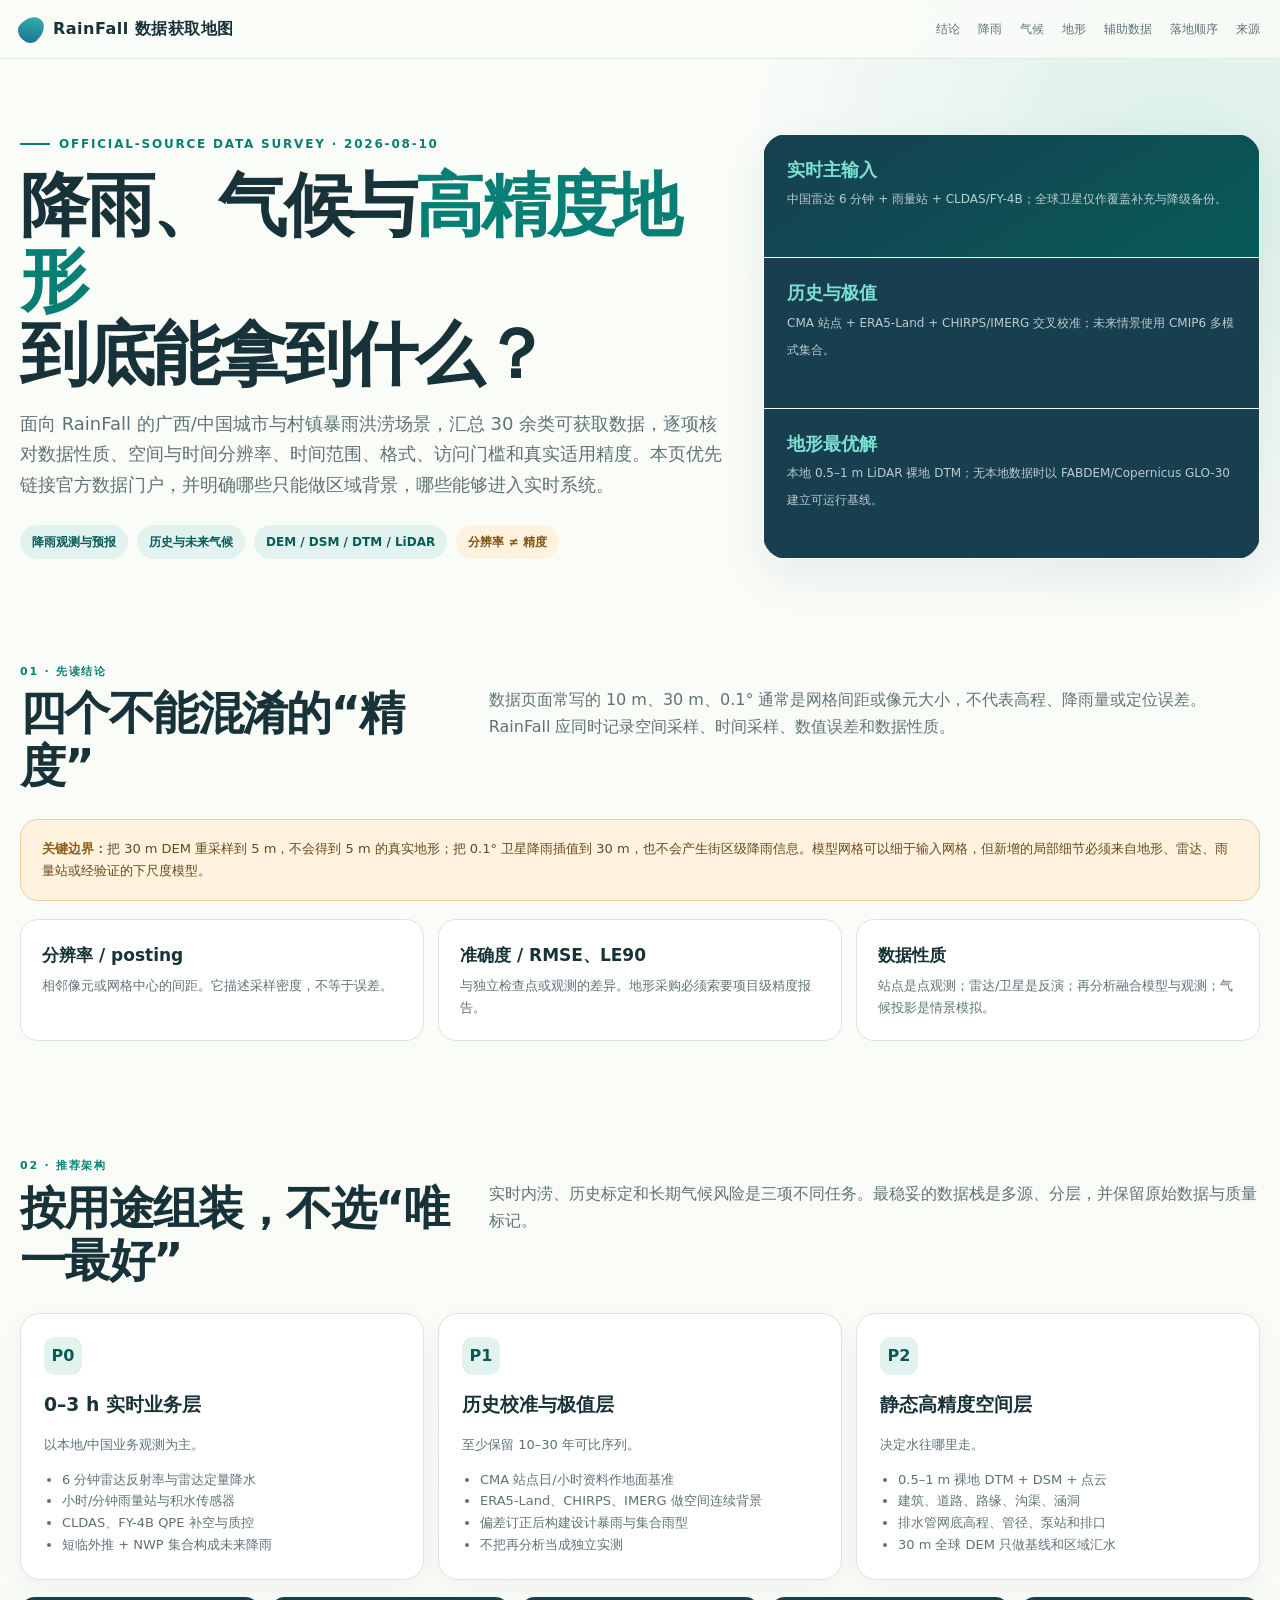
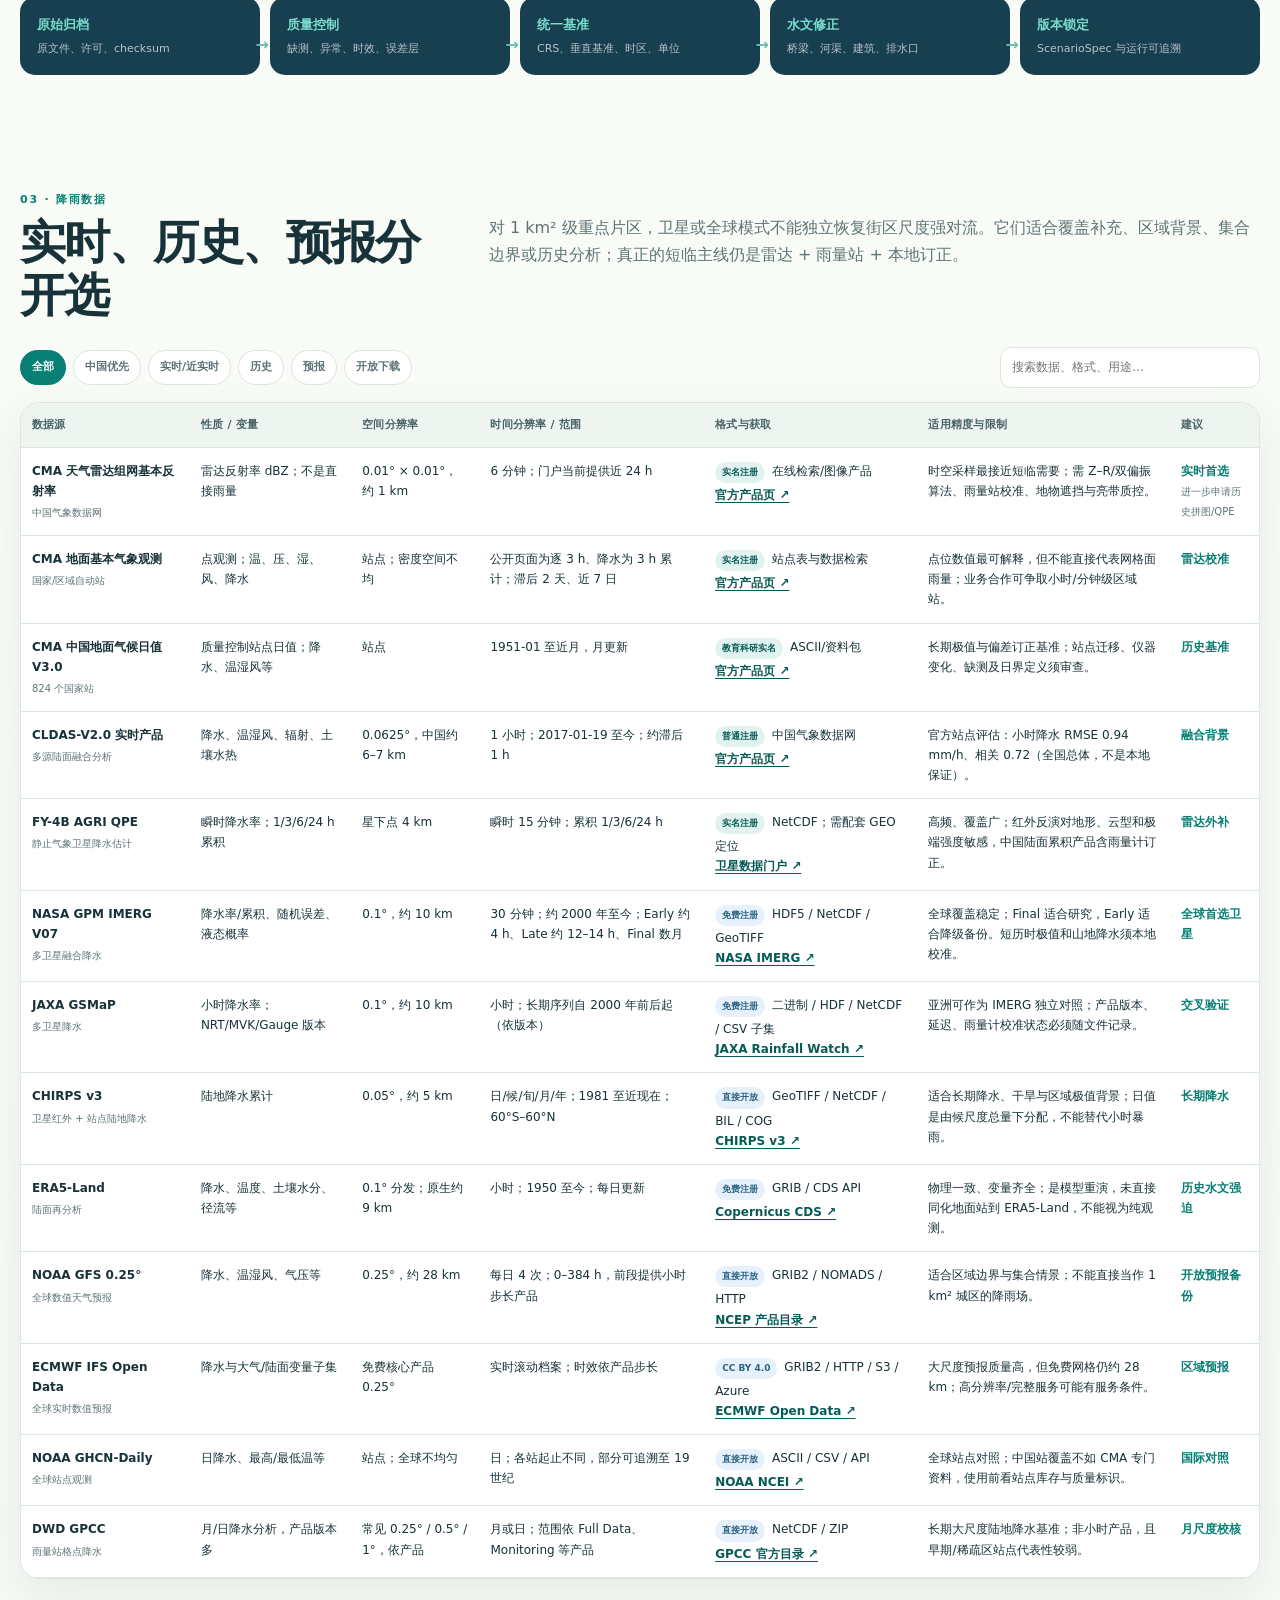
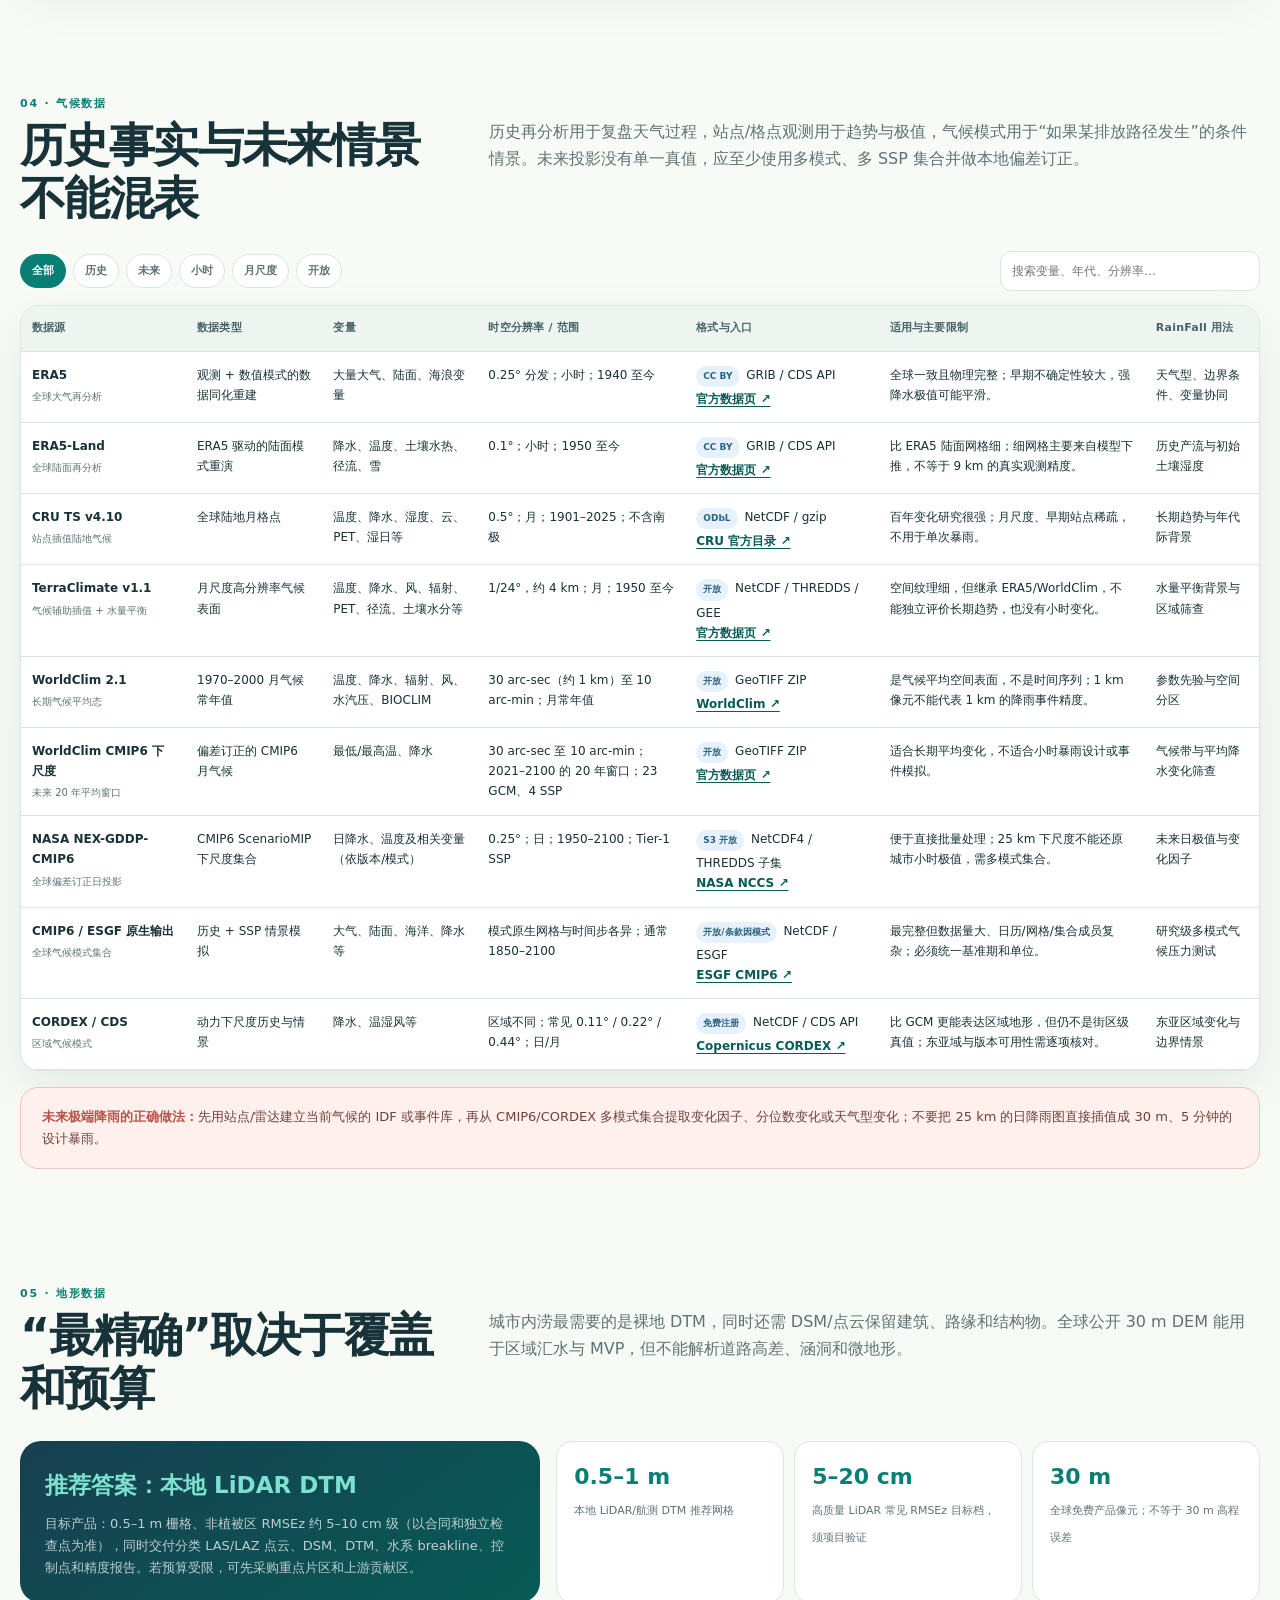
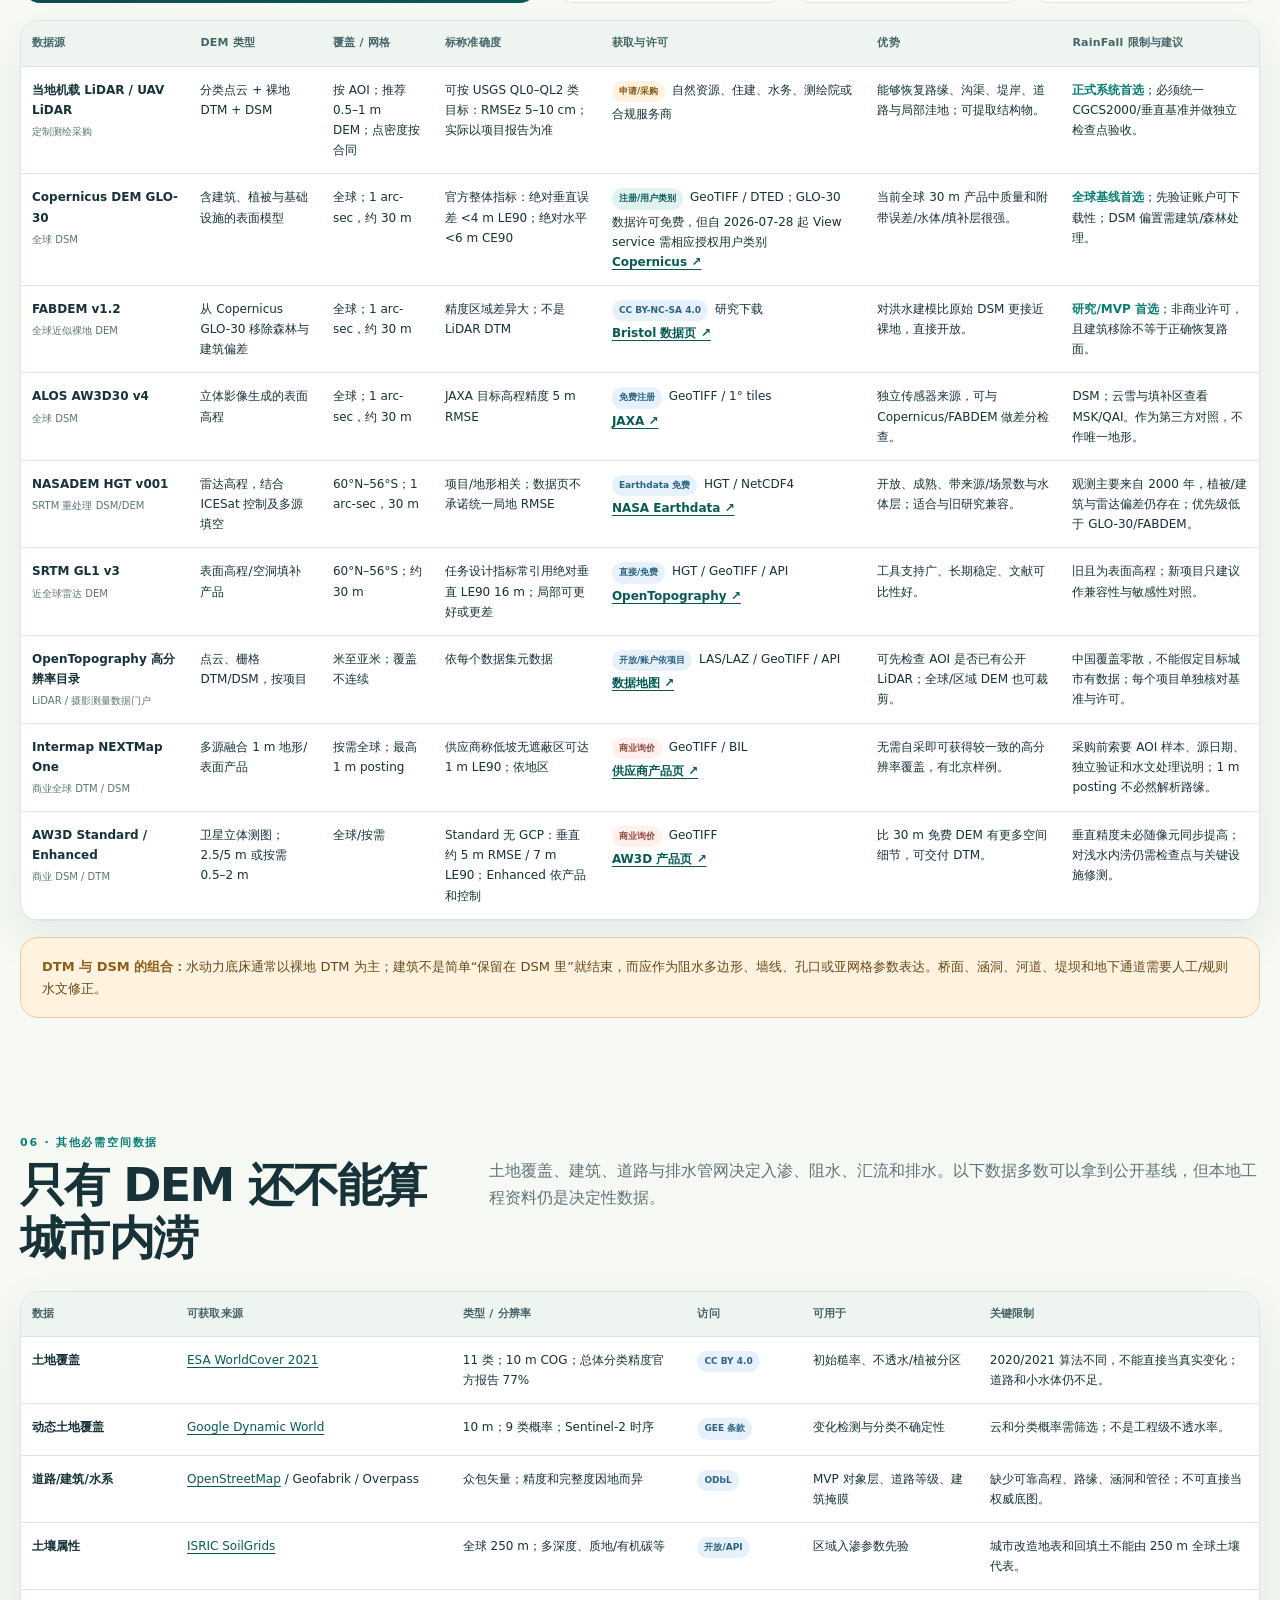
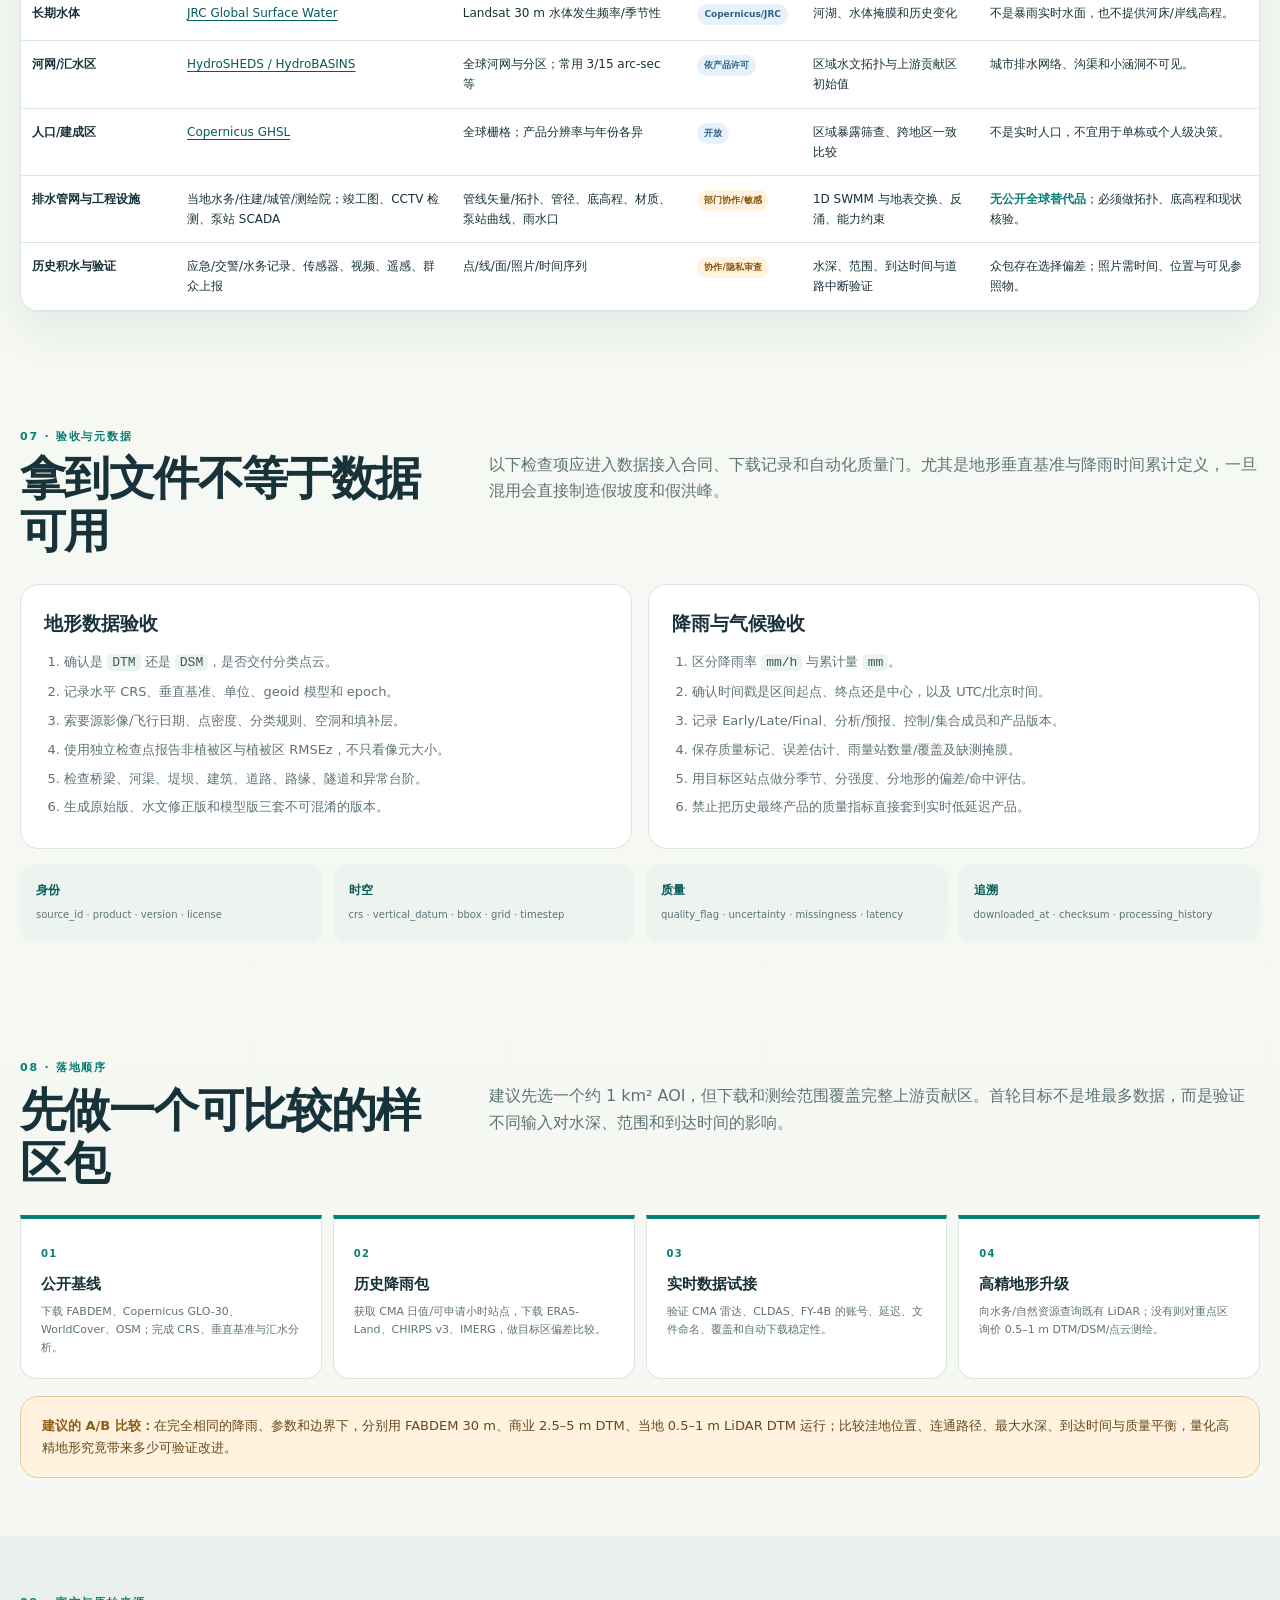
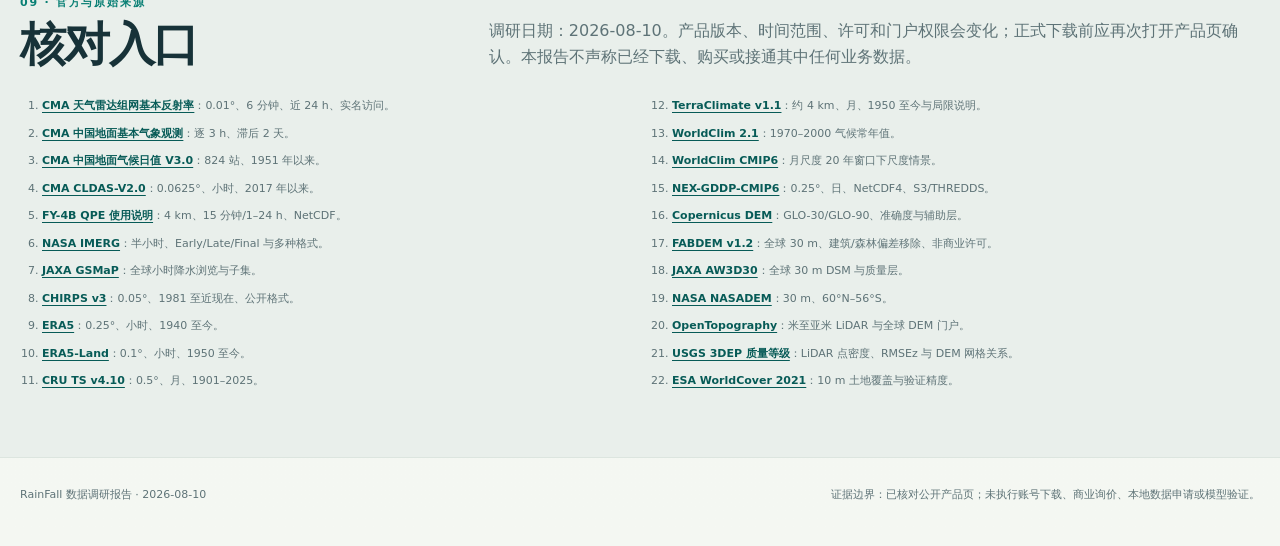
<file: data.html>
<!doctype html>
<html lang="zh-CN">
<head>
  <meta charset="utf-8">
  <meta name="viewport" content="width=device-width, initial-scale=1">
  <meta name="description" content="RainFall 项目降雨、气候、地形与城市内涝辅助数据获取调研">
  <title>RainFall 数据获取地图｜降雨、气候与高精度地形</title>
  <style>
    :root {
      --ink:#173238; --muted:#5e7377; --paper:#f4f7f2; --card:#fff;
      --line:#dce5df; --teal:#087f74; --teal-dark:#075b57; --navy:#173f50;
      --blue:#2b7195; --sky:#e2f3ef; --amber:#c78323; --amber-bg:#fff3df;
      --red:#b75348; --red-bg:#fff0ed; --green:#2b7d58; --shadow:0 18px 48px rgba(24,61,67,.08);
    }
    *{box-sizing:border-box} html{scroll-behavior:smooth}
    body{margin:0;overflow-x:hidden;color:var(--ink);background:radial-gradient(circle at 92% 2%,rgba(52,171,159,.16),transparent 28rem),linear-gradient(180deg,#fafcf8,var(--paper));font-family:"Noto Sans SC","PingFang SC","Microsoft YaHei",system-ui,sans-serif;line-height:1.68}
    a{color:var(--teal-dark);text-underline-offset:3px}.shell{width:min(1240px,calc(100% - 40px));margin:auto}
    .topbar{position:sticky;top:0;z-index:10;border-bottom:1px solid rgba(220,229,223,.9);background:rgba(250,252,248,.88);backdrop-filter:blur(16px)}
    .topbar .shell{min-height:58px;display:flex;align-items:center;justify-content:space-between;gap:22px}.brand{display:flex;align-items:center;gap:10px;font-weight:900;letter-spacing:.03em}.drop{width:23px;height:27px;border-radius:55% 55% 58% 58%/70% 70% 38% 38%;background:linear-gradient(145deg,#36b7aa,#186d93);transform:rotate(45deg)}
    nav{display:flex;gap:18px;font-size:12px}nav a{text-decoration:none;color:var(--muted)}
    .hero{padding:75px 0 46px}.hero-grid{display:grid;grid-template-columns:1.18fr .82fr;gap:28px;align-items:stretch}.hero-grid>*{min-width:0}.kicker{display:block;max-width:100%;overflow-wrap:anywhere;word-break:break-all;color:var(--teal);font-size:12px;font-weight:900;letter-spacing:.15em;text-transform:uppercase}.kicker:before{content:"";display:inline-block;width:30px;border-top:2px solid var(--teal);margin:0 9px 3px 0}
    h1{max-width:100%;overflow-wrap:anywhere;word-break:break-all;margin:14px 0 17px;font-size:clamp(39px,5.4vw,70px);line-height:1.08;letter-spacing:-.045em}h1 span{color:var(--teal)}.lead{max-width:800px;overflow-wrap:anywhere;word-break:break-all;margin:0;color:var(--muted);font-size:18px}
    .hero-tags{display:flex;gap:9px;flex-wrap:wrap;margin-top:25px}.pill{min-width:0;max-width:100%;overflow-wrap:anywhere;padding:7px 12px;border-radius:999px;background:var(--sky);color:var(--teal-dark);font-size:12px;font-weight:800}.pill.warn{background:var(--amber-bg);color:#855313}
    .decision{display:grid;gap:1px;padding:1px;border-radius:24px;overflow:hidden;background:rgba(255,255,255,.18);box-shadow:var(--shadow)}.decision-row{background:var(--navy);color:white;padding:20px 23px}.decision-row:first-child{background:linear-gradient(150deg,var(--navy),var(--teal-dark))}.decision-row b{display:block;color:#7ce0cf;font-size:18px}.decision-row span{color:rgba(255,255,255,.72);font-size:12px}
    section{padding:58px 0}.section-head{display:grid;grid-template-columns:.36fr .64fr;gap:35px;align-items:start;margin-bottom:26px}.eyebrow{color:var(--teal);font-size:11px;font-weight:900;letter-spacing:.16em;text-transform:uppercase}h2{margin:6px 0 0;font-size:clamp(29px,4vw,46px);line-height:1.15;letter-spacing:-.035em}.section-head p{margin:24px 0 0;color:var(--muted)}
    .notice{border:1px solid #eacb9d;border-radius:18px;background:var(--amber-bg);padding:18px 21px;color:#68471a;font-size:13px}.notice strong{color:#905c16}.notice.red{border-color:#edc4be;background:var(--red-bg);color:#70413c}.notice.red strong{color:var(--red)}
    .concepts{display:grid;grid-template-columns:repeat(3,1fr);gap:14px;margin-top:18px}.concept{padding:21px;border:1px solid var(--line);border-radius:18px;background:white}.concept b{display:block;margin-bottom:6px;font-size:17px}.concept p{margin:0;color:var(--muted);font-size:13px}
    .priority{display:grid;grid-template-columns:repeat(3,1fr);gap:14px}.lane{border-radius:20px;padding:23px;background:white;border:1px solid var(--line);box-shadow:0 9px 24px rgba(24,61,67,.04)}.lane .rank{display:inline-grid;place-items:center;width:38px;height:38px;border-radius:11px;background:var(--sky);color:var(--teal-dark);font-weight:900}.lane h3{margin:14px 0 7px}.lane p,.lane li{color:var(--muted);font-size:13px}.lane ul{margin:10px 0 0;padding-left:18px}
    .workflow{margin-top:17px;display:grid;grid-template-columns:repeat(5,1fr);gap:10px}.step{position:relative;padding:17px;border-radius:15px;background:var(--navy);color:white}.step:not(:last-child):after{content:"→";position:absolute;right:-9px;top:45%;z-index:2;color:#6bbcaf;font-weight:900}.step b{display:block;color:#79ddcb;font-size:13px}.step span{display:block;margin-top:4px;color:rgba(255,255,255,.69);font-size:11px}
    .toolbar{display:flex;align-items:center;justify-content:space-between;gap:12px;flex-wrap:wrap;margin-bottom:14px}.filters{display:flex;gap:7px;flex-wrap:wrap}.filter{border:1px solid var(--line);border-radius:999px;background:white;padding:7px 11px;color:var(--muted);font:inherit;font-size:11px;font-weight:800;cursor:pointer}.filter.active{background:var(--teal);border-color:var(--teal);color:white}.search{min-width:260px;border:1px solid var(--line);border-radius:11px;background:white;padding:9px 11px;font:inherit;font-size:12px;color:var(--ink)}
    .table-wrap{overflow:auto;border:1px solid var(--line);border-radius:19px;background:white;box-shadow:var(--shadow)}table{border-collapse:collapse;width:100%;min-width:1120px;font-size:12px}th,td{padding:13px 11px;border-bottom:1px solid var(--line);text-align:left;vertical-align:top}th{position:sticky;top:0;background:#eef4f0;color:#466368;font-size:11px;letter-spacing:.02em;z-index:1}tbody tr:hover{background:#fbfdfb}td:first-child{font-weight:850;min-width:155px}.type{display:block;margin-top:4px;color:var(--muted);font-size:10px;font-weight:500}.tag{display:inline-block;margin:1px 3px 2px 0;padding:3px 7px;border-radius:999px;font-size:9px;font-weight:850;white-space:nowrap}.open{background:#e7f1fb;color:#2b6384}.reg{background:var(--sky);color:var(--teal-dark)}.partner{background:var(--amber-bg);color:#895715}.paid{background:var(--red-bg);color:#914a42}.best{background:#e8f4eb;color:#2e704e}.weak{background:#f1f2f1;color:#647276}.small{color:var(--muted);font-size:10px}.source-link{font-weight:800;white-space:nowrap}.score{font-weight:900;color:var(--teal)}
    .terrain-hero{display:grid;grid-template-columns:.85fr 1.15fr;gap:16px;margin-bottom:17px}.terrain-answer{border-radius:21px;padding:25px;color:white;background:linear-gradient(145deg,var(--navy),var(--teal-dark))}.terrain-answer strong{display:block;color:#7ee0cf;font-size:23px}.terrain-answer p{margin:8px 0 0;color:rgba(255,255,255,.73);font-size:13px}.accuracy{display:grid;grid-template-columns:repeat(3,1fr);gap:10px}.accuracy-card{padding:17px;border:1px solid var(--line);border-radius:16px;background:white}.accuracy-card b{display:block;color:var(--teal);font-size:22px}.accuracy-card span{color:var(--muted);font-size:11px}
    .two-col{display:grid;grid-template-columns:1fr 1fr;gap:16px}.checklist{padding:23px;border:1px solid var(--line);border-radius:19px;background:white}.checklist h3{margin:0 0 12px}.checklist ol,.checklist ul{margin:0;padding-left:20px}.checklist li{margin:7px 0;color:var(--muted);font-size:13px}.code{font-family:ui-monospace,SFMono-Regular,Consolas,monospace;background:#edf3ef;border-radius:5px;padding:1px 5px;color:#355a5d}
    .schema{display:grid;grid-template-columns:repeat(4,1fr);gap:10px;margin-top:15px}.schema-item{padding:16px;border-radius:14px;background:#edf4f0}.schema-item b{display:block;font-size:12px;color:var(--teal-dark)}.schema-item span{font-size:10px;color:var(--muted)}
    .pilot{display:grid;grid-template-columns:repeat(4,1fr);gap:11px}.pilot-card{counter-increment:pilot;padding:20px;border-top:4px solid var(--teal);border-radius:0 0 16px 16px;background:white;border-left:1px solid var(--line);border-right:1px solid var(--line);border-bottom:1px solid var(--line)}.pilot-card:before{content:"0" counter(pilot);font-size:10px;color:var(--teal);font-weight:900;letter-spacing:.12em}.pilot-card h3{margin:6px 0 5px;font-size:15px}.pilot-card p{margin:0;color:var(--muted);font-size:11px}.pilot{counter-reset:pilot}
    .sources{background:#e9efeb}.sources-list{columns:2;column-gap:42px;margin:0;padding-left:22px}.sources-list li{break-inside:avoid;margin:0 0 9px;color:var(--muted);font-size:11px}.sources-list a{font-weight:700}
    footer{padding:28px 0 42px;border-top:1px solid var(--line);color:var(--muted);font-size:11px}.footer-row{display:flex;justify-content:space-between;gap:20px}
    @media(max-width:900px){nav{display:none}.hero-grid,.section-head,.terrain-hero,.two-col{grid-template-columns:1fr}.priority,.concepts{grid-template-columns:repeat(2,1fr)}.workflow{grid-template-columns:repeat(2,1fr)}.step:after{display:none}.pilot,.schema{grid-template-columns:repeat(2,1fr)}}
    @media(max-width:560px){.shell{width:calc(100% - 24px);max-width:calc(100vw - 24px)}.hero{padding-top:48px}.hero-grid,.hero-grid>*{width:100%;max-width:100%}.kicker{font-size:10px;letter-spacing:.11em}h1 span{display:block}.lead{font-size:16px}.hero-tags{width:100%;max-width:100%;overflow:hidden;display:grid;grid-template-columns:repeat(2,minmax(0,1fr))}.pill{text-align:center;font-size:10px;padding:7px 8px}.decision,.decision-row{width:100%;max-width:100%;min-width:0;overflow-wrap:anywhere;word-break:break-all}.decision{overflow:hidden}section{padding:44px 0}.priority,.concepts,.workflow,.accuracy,.pilot,.schema{grid-template-columns:1fr}.search{min-width:100%;width:100%}.sources-list{columns:1}.footer-row{display:block}}
    @media print{.topbar,.toolbar{display:none}body{background:white}.shell{width:95%}section,.hero{padding:28px 0}.table-wrap{box-shadow:none;overflow:visible}table{min-width:0;font-size:8px}th,td{padding:6px 4px}.sources-list{columns:2}}
  </style>
</head>
<body>
  <header class="topbar">
    <div class="shell">
      <div class="brand"><span class="drop"></span>RainFall 数据获取地图</div>
      <nav aria-label="页面导航"><a href="#verdict">结论</a><a href="#rain">降雨</a><a href="#climate">气候</a><a href="#terrain">地形</a><a href="#aux">辅助数据</a><a href="#pilot">落地顺序</a><a href="#sources">来源</a></nav>
    </div>
  </header>

  <main>
    <section class="hero">
      <div class="shell hero-grid">
        <div>
          <div class="kicker">Official-source data survey · 2026-08-10</div>
          <h1>降雨、气候与<span>高精度地形</span><br>到底能拿到什么？</h1>
          <p class="lead">面向 RainFall 的广西/中国城市与村镇暴雨洪涝场景，汇总 30 余类可获取数据，逐项核对数据性质、空间与时间分辨率、时间范围、格式、访问门槛和真实适用精度。本页优先链接官方数据门户，并明确哪些只能做区域背景，哪些能够进入实时系统。</p>
          <div class="hero-tags"><span class="pill">降雨观测与预报</span><span class="pill">历史与未来气候</span><span class="pill">DEM / DSM / DTM / LiDAR</span><span class="pill warn">分辨率 ≠ 精度</span></div>
        </div>
        <aside class="decision" aria-label="三项核心结论">
          <div class="decision-row"><b>实时主输入</b><span>中国雷达 6 分钟 + 雨量站 + CLDAS/FY-4B；全球卫星仅作覆盖补充与降级备份。</span></div>
          <div class="decision-row"><b>历史与极值</b><span>CMA 站点 + ERA5-Land + CHIRPS/IMERG 交叉校准；未来情景使用 CMIP6 多模式集合。</span></div>
          <div class="decision-row"><b>地形最优解</b><span>本地 0.5–1 m LiDAR 裸地 DTM；无本地数据时以 FABDEM/Copernicus GLO-30 建立可运行基线。</span></div>
        </aside>
      </div>
    </section>

    <section id="verdict">
      <div class="shell">
        <div class="section-head"><div><div class="eyebrow">01 · 先读结论</div><h2>四个不能混淆的“精度”</h2></div><p>数据页面常写的 10 m、30 m、0.1° 通常是网格间距或像元大小，不代表高程、降雨量或定位误差。RainFall 应同时记录空间采样、时间采样、数值误差和数据性质。</p></div>
        <div class="notice"><strong>关键边界：</strong>把 30 m DEM 重采样到 5 m，不会得到 5 m 的真实地形；把 0.1° 卫星降雨插值到 30 m，也不会产生街区级降雨信息。模型网格可以细于输入网格，但新增的局部细节必须来自地形、雷达、雨量站或经验证的下尺度模型。</div>
        <div class="concepts">
          <article class="concept"><b>分辨率 / posting</b><p>相邻像元或网格中心的间距。它描述采样密度，不等于误差。</p></article>
          <article class="concept"><b>准确度 / RMSE、LE90</b><p>与独立检查点或观测的差异。地形采购必须索要项目级精度报告。</p></article>
          <article class="concept"><b>数据性质</b><p>站点是点观测；雷达/卫星是反演；再分析融合模型与观测；气候投影是情景模拟。</p></article>
        </div>
      </div>
    </section>

    <section>
      <div class="shell">
        <div class="section-head"><div><div class="eyebrow">02 · 推荐架构</div><h2>按用途组装，不选“唯一最好”</h2></div><p>实时内涝、历史标定和长期气候风险是三项不同任务。最稳妥的数据栈是多源、分层，并保留原始数据与质量标记。</p></div>
        <div class="priority">
          <article class="lane"><span class="rank">P0</span><h3>0–3 h 实时业务层</h3><p>以本地/中国业务观测为主。</p><ul><li>6 分钟雷达反射率与雷达定量降水</li><li>小时/分钟雨量站与积水传感器</li><li>CLDAS、FY-4B QPE 补空与质控</li><li>短临外推 + NWP 集合构成未来降雨</li></ul></article>
          <article class="lane"><span class="rank">P1</span><h3>历史校准与极值层</h3><p>至少保留 10–30 年可比序列。</p><ul><li>CMA 站点日/小时资料作地面基准</li><li>ERA5-Land、CHIRPS、IMERG 做空间连续背景</li><li>偏差订正后构建设计暴雨与集合雨型</li><li>不把再分析当成独立实测</li></ul></article>
          <article class="lane"><span class="rank">P2</span><h3>静态高精度空间层</h3><p>决定水往哪里走。</p><ul><li>0.5–1 m 裸地 DTM + DSM + 点云</li><li>建筑、道路、路缘、沟渠、涵洞</li><li>排水管网底高程、管径、泵站和排口</li><li>30 m 全球 DEM 只做基线和区域汇水</li></ul></article>
        </div>
        <div class="workflow" aria-label="数据处理流程"><div class="step"><b>原始归档</b><span>原文件、许可、checksum</span></div><div class="step"><b>质量控制</b><span>缺测、异常、时效、误差层</span></div><div class="step"><b>统一基准</b><span>CRS、垂直基准、时区、单位</span></div><div class="step"><b>水文修正</b><span>桥梁、河渠、建筑、排水口</span></div><div class="step"><b>版本锁定</b><span>ScenarioSpec 与运行可追溯</span></div></div>
      </div>
    </section>

    <section id="rain">
      <div class="shell">
        <div class="section-head"><div><div class="eyebrow">03 · 降雨数据</div><h2>实时、历史、预报分开选</h2></div><p>对 1 km² 级重点片区，卫星或全球模式不能独立恢复街区尺度强对流。它们适合覆盖补充、区域背景、集合边界或历史分析；真正的短临主线仍是雷达 + 雨量站 + 本地订正。</p></div>
        <div class="toolbar"><div class="filters" data-table="rain-table"><button class="filter active" data-filter="all">全部</button><button class="filter" data-filter="china">中国优先</button><button class="filter" data-filter="realtime">实时/近实时</button><button class="filter" data-filter="history">历史</button><button class="filter" data-filter="forecast">预报</button><button class="filter" data-filter="open">开放下载</button></div><input class="search" data-search="rain-table" aria-label="搜索降雨数据" placeholder="搜索数据、格式、用途…"></div>
        <div class="table-wrap"><table id="rain-table"><thead><tr><th>数据源</th><th>性质 / 变量</th><th>空间分辨率</th><th>时间分辨率 / 范围</th><th>格式与获取</th><th>适用精度与限制</th><th>建议</th></tr></thead><tbody>
          <tr data-tags="china realtime reg"><td>CMA 天气雷达组网基本反射率<span class="type">中国气象数据网</span></td><td>雷达反射率 dBZ；不是直接雨量</td><td>0.01° × 0.01°，约 1 km</td><td>6 分钟；门户当前提供近 24 h</td><td><span class="tag reg">实名注册</span> 在线检索/图像产品<br><a class="source-link" href="https://k.data.cma.cn/mekb/?dataCode=J.0017.0010.S001&amp;r=data%2Fdetail" target="_blank" rel="noopener">官方产品页 ↗</a></td><td>时空采样最接近短临需要；需 Z–R/双偏振算法、雨量站校准、地物遮挡与亮带质控。</td><td><span class="score">实时首选</span><br><span class="small">进一步申请历史拼图/QPE</span></td></tr>
          <tr data-tags="china realtime reg"><td>CMA 地面基本气象观测<span class="type">国家/区域自动站</span></td><td>点观测；温、压、湿、风、降水</td><td>站点；密度空间不均</td><td>公开页面为逐 3 h、降水为 3 h 累计；滞后 2 天、近 7 日</td><td><span class="tag reg">实名注册</span> 站点表与数据检索<br><a class="source-link" href="https://k.data.cma.cn/mekb/?dataCode=A.0012.0001&amp;r=data%2Fdetail" target="_blank" rel="noopener">官方产品页 ↗</a></td><td>点位数值最可解释，但不能直接代表网格面雨量；业务合作可争取小时/分钟级区域站。</td><td><span class="score">雷达校准</span></td></tr>
          <tr data-tags="china history reg"><td>CMA 中国地面气候日值 V3.0<span class="type">824 个国家站</span></td><td>质量控制站点日值；降水、温湿风等</td><td>站点</td><td>1951-01 至近月，月更新</td><td><span class="tag reg">教育科研实名</span> ASCII/资料包<br><a class="source-link" href="https://m.data.cma.cn/data/detail/dataCode/SURF_CLI_CHN_MUL_DAY_V3.0.html" target="_blank" rel="noopener">官方产品页 ↗</a></td><td>长期极值与偏差订正基准；站点迁移、仪器变化、缺测及日界定义须审查。</td><td><span class="score">历史基准</span></td></tr>
          <tr data-tags="china realtime reg"><td>CLDAS-V2.0 实时产品<span class="type">多源陆面融合分析</span></td><td>降水、温湿风、辐射、土壤水热</td><td>0.0625°，中国约 6–7 km</td><td>1 小时；2017-01-19 至今；约滞后 1 h</td><td><span class="tag reg">普通注册</span> 中国气象数据网<br><a class="source-link" href="https://k.data.cma.cn/mekb/?dataCode=NAFP_CLDAS2.0_RT&amp;r=data%2Fdetail" target="_blank" rel="noopener">官方产品页 ↗</a></td><td>官方站点评估：小时降水 RMSE 0.94 mm/h、相关 0.72（全国总体，不是本地保证）。</td><td><span class="score">融合背景</span></td></tr>
          <tr data-tags="china realtime reg"><td>FY-4B AGRI QPE<span class="type">静止气象卫星降水估计</span></td><td>瞬时降水率；1/3/6/24 h 累积</td><td>星下点 4 km</td><td>瞬时 15 分钟；累积 1/3/6/24 h</td><td><span class="tag reg">实名注册</span> NetCDF；需配套 GEO 定位<br><a class="source-link" href="https://data.nsmc.org.cn/DataPortal/cn/data/dataset.html?dataTypeCode=QPE&amp;instrumentTypeCode=AGRI&amp;satelliteCode=FY4B" target="_blank" rel="noopener">卫星数据门户 ↗</a></td><td>高频、覆盖广；红外反演对地形、云型和极端强度敏感，中国陆面累积产品含雨量计订正。</td><td><span class="score">雷达外补</span></td></tr>
          <tr data-tags="realtime history open"><td>NASA GPM IMERG V07<span class="type">多卫星融合降水</span></td><td>降水率/累积、随机误差、液态概率</td><td>0.1°，约 10 km</td><td>30 分钟；约 2000 年至今；Early 约 4 h、Late 约 12–14 h、Final 数月</td><td><span class="tag open">免费注册</span> HDF5 / NetCDF / GeoTIFF<br><a class="source-link" href="https://gpm.nasa.gov/data/imerg" target="_blank" rel="noopener">NASA IMERG ↗</a></td><td>全球覆盖稳定；Final 适合研究，Early 适合降级备份。短历时极值和山地降水须本地校准。</td><td><span class="score">全球首选卫星</span></td></tr>
          <tr data-tags="realtime history open"><td>JAXA GSMaP<span class="type">多卫星降水</span></td><td>小时降水率；NRT/MVK/Gauge 版本</td><td>0.1°，约 10 km</td><td>小时；长期序列自 2000 年前后起（依版本）</td><td><span class="tag open">免费注册</span> 二进制 / HDF / NetCDF / CSV 子集<br><a class="source-link" href="https://sharaku.eorc.jaxa.jp/GSMaP/" target="_blank" rel="noopener">JAXA Rainfall Watch ↗</a></td><td>亚洲可作为 IMERG 独立对照；产品版本、延迟、雨量计校准状态必须随文件记录。</td><td><span class="score">交叉验证</span></td></tr>
          <tr data-tags="history open"><td>CHIRPS v3<span class="type">卫星红外 + 站点陆地降水</span></td><td>陆地降水累计</td><td>0.05°，约 5 km</td><td>日/候/旬/月/年；1981 至近现在；60°S–60°N</td><td><span class="tag open">直接开放</span> GeoTIFF / NetCDF / BIL / COG<br><a class="source-link" href="https://www.chc.ucsb.edu/data/chirps3" target="_blank" rel="noopener">CHIRPS v3 ↗</a></td><td>适合长期降水、干旱与区域极值背景；日值是由候尺度总量下分配，不能替代小时暴雨。</td><td><span class="score">长期降水</span></td></tr>
          <tr data-tags="history open"><td>ERA5-Land<span class="type">陆面再分析</span></td><td>降水、温度、土壤水分、径流等</td><td>0.1° 分发；原生约 9 km</td><td>小时；1950 至今；每日更新</td><td><span class="tag open">免费注册</span> GRIB / CDS API<br><a class="source-link" href="https://cds.climate.copernicus.eu/datasets/reanalysis-era5-land?tab=overview" target="_blank" rel="noopener">Copernicus CDS ↗</a></td><td>物理一致、变量齐全；是模型重演，未直接同化地面站到 ERA5-Land，不能视为纯观测。</td><td><span class="score">历史水文强迫</span></td></tr>
          <tr data-tags="forecast open"><td>NOAA GFS 0.25°<span class="type">全球数值天气预报</span></td><td>降水、温湿风、气压等</td><td>0.25°，约 28 km</td><td>每日 4 次；0–384 h，前段提供小时步长产品</td><td><span class="tag open">直接开放</span> GRIB2 / NOMADS / HTTP<br><a class="source-link" href="https://www.nco.ncep.noaa.gov/pmb/products/gfs/" target="_blank" rel="noopener">NCEP 产品目录 ↗</a></td><td>适合区域边界与集合情景；不能直接当作 1 km² 城区的降雨场。</td><td><span class="score">开放预报备份</span></td></tr>
          <tr data-tags="forecast open"><td>ECMWF IFS Open Data<span class="type">全球实时数值预报</span></td><td>降水与大气/陆面变量子集</td><td>免费核心产品 0.25°</td><td>实时滚动档案；时效依产品步长</td><td><span class="tag open">CC BY 4.0</span> GRIB2 / HTTP / S3 / Azure<br><a class="source-link" href="https://www.ecmwf.int/en/forecasts/datasets/open-data" target="_blank" rel="noopener">ECMWF Open Data ↗</a></td><td>大尺度预报质量高，但免费网格仍约 28 km；高分辨率/完整服务可能有服务条件。</td><td><span class="score">区域预报</span></td></tr>
          <tr data-tags="history open"><td>NOAA GHCN-Daily<span class="type">全球站点观测</span></td><td>日降水、最高/最低温等</td><td>站点；全球不均匀</td><td>日；各站起止不同，部分可追溯至 19 世纪</td><td><span class="tag open">直接开放</span> ASCII / CSV / API<br><a class="source-link" href="https://www.ncei.noaa.gov/products/land-based-station/global-historical-climatology-network-daily" target="_blank" rel="noopener">NOAA NCEI ↗</a></td><td>全球站点对照；中国站覆盖不如 CMA 专门资料，使用前看站点库存与质量标识。</td><td><span class="score">国际对照</span></td></tr>
          <tr data-tags="history open"><td>DWD GPCC<span class="type">雨量站格点降水</span></td><td>月/日降水分析，产品版本多</td><td>常见 0.25° / 0.5° / 1°，依产品</td><td>月或日；范围依 Full Data、Monitoring 等产品</td><td><span class="tag open">直接开放</span> NetCDF / ZIP<br><a class="source-link" href="https://opendata.dwd.de/climate_environment/GPCC/" target="_blank" rel="noopener">GPCC 官方目录 ↗</a></td><td>长期大尺度陆地降水基准；非小时产品，且早期/稀疏区站点代表性较弱。</td><td><span class="score">月尺度校核</span></td></tr>
        </tbody></table></div>
      </div>
    </section>

    <section id="climate">
      <div class="shell">
        <div class="section-head"><div><div class="eyebrow">04 · 气候数据</div><h2>历史事实与未来情景不能混表</h2></div><p>历史再分析用于复盘天气过程，站点/格点观测用于趋势与极值，气候模式用于“如果某排放路径发生”的条件情景。未来投影没有单一真值，应至少使用多模式、多 SSP 集合并做本地偏差订正。</p></div>
        <div class="toolbar"><div class="filters" data-table="climate-table"><button class="filter active" data-filter="all">全部</button><button class="filter" data-filter="history">历史</button><button class="filter" data-filter="future">未来</button><button class="filter" data-filter="hourly">小时</button><button class="filter" data-filter="monthly">月尺度</button><button class="filter" data-filter="open">开放</button></div><input class="search" data-search="climate-table" aria-label="搜索气候数据" placeholder="搜索变量、年代、分辨率…"></div>
        <div class="table-wrap"><table id="climate-table"><thead><tr><th>数据源</th><th>数据类型</th><th>变量</th><th>时空分辨率 / 范围</th><th>格式与入口</th><th>适用与主要限制</th><th>RainFall 用法</th></tr></thead><tbody>
          <tr data-tags="history hourly open"><td>ERA5<span class="type">全球大气再分析</span></td><td>观测 + 数值模式的数据同化重建</td><td>大量大气、陆面、海浪变量</td><td>0.25° 分发；小时；1940 至今</td><td><span class="tag open">CC BY</span> GRIB / CDS API<br><a class="source-link" href="https://cds.climate.copernicus.eu/datasets/reanalysis-era5-single-levels?tab=overview" target="_blank" rel="noopener">官方数据页 ↗</a></td><td>全球一致且物理完整；早期不确定性较大，强降水极值可能平滑。</td><td>天气型、边界条件、变量协同</td></tr>
          <tr data-tags="history hourly open"><td>ERA5-Land<span class="type">全球陆面再分析</span></td><td>ERA5 驱动的陆面模式重演</td><td>降水、温度、土壤水热、径流、雪</td><td>0.1°；小时；1950 至今</td><td><span class="tag open">CC BY</span> GRIB / CDS API<br><a class="source-link" href="https://cds.climate.copernicus.eu/datasets/reanalysis-era5-land?tab=overview" target="_blank" rel="noopener">官方数据页 ↗</a></td><td>比 ERA5 陆面网格细；细网格主要来自模型下推，不等于 9 km 的真实观测精度。</td><td>历史产流与初始土壤湿度</td></tr>
          <tr data-tags="history monthly open"><td>CRU TS v4.10<span class="type">站点插值陆地气候</span></td><td>全球陆地月格点</td><td>温度、降水、湿度、云、PET、湿日等</td><td>0.5°；月；1901–2025；不含南极</td><td><span class="tag open">ODbL</span> NetCDF / gzip<br><a class="source-link" href="https://crudata.uea.ac.uk/cru/data/hrg/" target="_blank" rel="noopener">CRU 官方目录 ↗</a></td><td>百年变化研究很强；月尺度、早期站点稀疏，不用于单次暴雨。</td><td>长期趋势与年代际背景</td></tr>
          <tr data-tags="history monthly open"><td>TerraClimate v1.1<span class="type">气候辅助插值 + 水量平衡</span></td><td>月尺度高分辨率气候表面</td><td>温度、降水、风、辐射、PET、径流、土壤水分等</td><td>1/24°，约 4 km；月；1950 至今</td><td><span class="tag open">开放</span> NetCDF / THREDDS / GEE<br><a class="source-link" href="https://www.climatologylab.org/terraclimate.html" target="_blank" rel="noopener">官方数据页 ↗</a></td><td>空间纹理细，但继承 ERA5/WorldClim，不能独立评价长期趋势，也没有小时变化。</td><td>水量平衡背景与区域筛查</td></tr>
          <tr data-tags="history monthly open"><td>WorldClim 2.1<span class="type">长期气候平均态</span></td><td>1970–2000 月气候常年值</td><td>温度、降水、辐射、风、水汽压、BIOCLIM</td><td>30 arc-sec（约 1 km）至 10 arc-min；月常年值</td><td><span class="tag open">开放</span> GeoTIFF ZIP<br><a class="source-link" href="https://www.worldclim.org/data/worldclim21.html" target="_blank" rel="noopener">WorldClim ↗</a></td><td>是气候平均空间表面，不是时间序列；1 km 像元不能代表 1 km 的降雨事件精度。</td><td>参数先验与空间分区</td></tr>
          <tr data-tags="future monthly open"><td>WorldClim CMIP6 下尺度<span class="type">未来 20 年平均窗口</span></td><td>偏差订正的 CMIP6 月气候</td><td>最低/最高温、降水</td><td>30 arc-sec 至 10 arc-min；2021–2100 的 20 年窗口；23 GCM、4 SSP</td><td><span class="tag open">开放</span> GeoTIFF ZIP<br><a class="source-link" href="https://www.worldclim.org/data/cmip6/cmip6climate.html" target="_blank" rel="noopener">官方数据页 ↗</a></td><td>适合长期平均变化，不适合小时暴雨设计或事件模拟。</td><td>气候带与平均降水变化筛查</td></tr>
          <tr data-tags="future open"><td>NASA NEX-GDDP-CMIP6<span class="type">全球偏差订正日投影</span></td><td>CMIP6 ScenarioMIP 下尺度集合</td><td>日降水、温度及相关变量（依版本/模式）</td><td>0.25°；日；1950–2100；Tier-1 SSP</td><td><span class="tag open">S3 开放</span> NetCDF4 / THREDDS 子集<br><a class="source-link" href="https://www.nccs.nasa.gov/data-collections/nex-gddp-cmip6/" target="_blank" rel="noopener">NASA NCCS ↗</a></td><td>便于直接批量处理；25 km 下尺度不能还原城市小时极值，需多模式集合。</td><td>未来日极值与变化因子</td></tr>
          <tr data-tags="future open"><td>CMIP6 / ESGF 原生输出<span class="type">全球气候模式集合</span></td><td>历史 + SSP 情景模拟</td><td>大气、陆面、海洋、降水等</td><td>模式原生网格与时间步各异；通常 1850–2100</td><td><span class="tag open">开放/条款因模式</span> NetCDF / ESGF<br><a class="source-link" href="https://esgf-node.llnl.gov/projects/cmip6/" target="_blank" rel="noopener">ESGF CMIP6 ↗</a></td><td>最完整但数据量大、日历/网格/集合成员复杂；必须统一基准期和单位。</td><td>研究级多模式气候压力测试</td></tr>
          <tr data-tags="future open"><td>CORDEX / CDS<span class="type">区域气候模式</span></td><td>动力下尺度历史与情景</td><td>降水、温湿风等</td><td>区域不同；常见 0.11° / 0.22° / 0.44°；日/月</td><td><span class="tag open">免费注册</span> NetCDF / CDS API<br><a class="source-link" href="https://cds.climate.copernicus.eu/datasets/projections-cordex-domains-single-levels?tab=overview" target="_blank" rel="noopener">Copernicus CORDEX ↗</a></td><td>比 GCM 更能表达区域地形，但仍不是街区级真值；东亚域与版本可用性需逐项核对。</td><td>东亚区域变化与边界情景</td></tr>
        </tbody></table></div>
        <div class="notice red" style="margin-top:16px"><strong>未来极端降雨的正确做法：</strong>先用站点/雷达建立当前气候的 IDF 或事件库，再从 CMIP6/CORDEX 多模式集合提取变化因子、分位数变化或天气型变化；不要把 25 km 的日降雨图直接插值成 30 m、5 分钟的设计暴雨。</div>
      </div>
    </section>

    <section id="terrain">
      <div class="shell">
        <div class="section-head"><div><div class="eyebrow">05 · 地形数据</div><h2>“最精确”取决于覆盖和预算</h2></div><p>城市内涝最需要的是裸地 DTM，同时还需 DSM/点云保留建筑、路缘和结构物。全球公开 30 m DEM 能用于区域汇水与 MVP，但不能解析道路高差、涵洞和微地形。</p></div>
        <div class="terrain-hero"><div class="terrain-answer"><strong>推荐答案：本地 LiDAR DTM</strong><p>目标产品：0.5–1 m 栅格、非植被区 RMSEz 约 5–10 cm 级（以合同和独立检查点为准），同时交付分类 LAS/LAZ 点云、DSM、DTM、水系 breakline、控制点和精度报告。若预算受限，可先采购重点片区和上游贡献区。</p></div><div class="accuracy"><div class="accuracy-card"><b>0.5–1 m</b><span>本地 LiDAR/航测 DTM 推荐网格</span></div><div class="accuracy-card"><b>5–20 cm</b><span>高质量 LiDAR 常见 RMSEz 目标档，须项目验证</span></div><div class="accuracy-card"><b>30 m</b><span>全球免费产品像元；不等于 30 m 高程误差</span></div></div></div>
        <div class="table-wrap"><table><thead><tr><th>数据源</th><th>DEM 类型</th><th>覆盖 / 网格</th><th>标称准确度</th><th>获取与许可</th><th>优势</th><th>RainFall 限制与建议</th></tr></thead><tbody>
          <tr><td>当地机载 LiDAR / UAV LiDAR<span class="type">定制测绘采购</span></td><td>分类点云 + 裸地 DTM + DSM</td><td>按 AOI；推荐 0.5–1 m DEM；点密度按合同</td><td>可按 USGS QL0–QL2 类目标：RMSEz 5–10 cm；实际以项目报告为准</td><td><span class="tag partner">申请/采购</span> 自然资源、住建、水务、测绘院或合规服务商</td><td>能够恢复路缘、沟渠、堤岸、道路与局部洼地；可提取结构物。</td><td><span class="score">正式系统首选</span>；必须统一 CGCS2000/垂直基准并做独立检查点验收。</td></tr>
          <tr><td>Copernicus DEM GLO-30<span class="type">全球 DSM</span></td><td>含建筑、植被与基础设施的表面模型</td><td>全球；1 arc-sec，约 30 m</td><td>官方整体指标：绝对垂直误差 &lt;4 m LE90；绝对水平 &lt;6 m CE90</td><td><span class="tag reg">注册/用户类别</span> GeoTIFF / DTED；GLO-30 数据许可免费，但自 2026-07-28 起 View service 需相应授权用户类别<br><a class="source-link" href="https://dataspace.copernicus.eu/explore-data/data-collections/copernicus-contributing-missions/collections-description/COP-DEM" target="_blank" rel="noopener">Copernicus ↗</a></td><td>当前全球 30 m 产品中质量和附带误差/水体/填补层很强。</td><td><span class="score">全球基线首选</span>；先验证账户可下载性；DSM 偏置需建筑/森林处理。</td></tr>
          <tr><td>FABDEM v1.2<span class="type">全球近似裸地 DEM</span></td><td>从 Copernicus GLO-30 移除森林与建筑偏差</td><td>全球；1 arc-sec，约 30 m</td><td>精度区域差异大；不是 LiDAR DTM</td><td><span class="tag open">CC BY-NC-SA 4.0</span> 研究下载<br><a class="source-link" href="https://research-information.bris.ac.uk/en/datasets/fabdem-v1-2/" target="_blank" rel="noopener">Bristol 数据页 ↗</a></td><td>对洪水建模比原始 DSM 更接近裸地，直接开放。</td><td><span class="score">研究/MVP 首选</span>；非商业许可，且建筑移除不等于正确恢复路面。</td></tr>
          <tr><td>ALOS AW3D30 v4<span class="type">全球 DSM</span></td><td>立体影像生成的表面高程</td><td>全球；1 arc-sec，约 30 m</td><td>JAXA 目标高程精度 5 m RMSE</td><td><span class="tag open">免费注册</span> GeoTIFF / 1° tiles<br><a class="source-link" href="https://www.eorc.jaxa.jp/ALOS/en/dataset/aw3d30/index.htm" target="_blank" rel="noopener">JAXA ↗</a></td><td>独立传感器来源，可与 Copernicus/FABDEM 做差分检查。</td><td>DSM；云雪与填补区查看 MSK/QAI。作为第三方对照，不作唯一地形。</td></tr>
          <tr><td>NASADEM HGT v001<span class="type">SRTM 重处理 DSM/DEM</span></td><td>雷达高程，结合 ICESat 控制及多源填空</td><td>60°N–56°S；1 arc-sec，30 m</td><td>项目/地形相关；数据页不承诺统一局地 RMSE</td><td><span class="tag open">Earthdata 免费</span> HGT / NetCDF4<br><a class="source-link" href="https://doi.org/10.5067/MEaSUREs/NASADEM/NASADEM_HGT.001" target="_blank" rel="noopener">NASA Earthdata ↗</a></td><td>开放、成熟、带来源/场景数与水体层；适合与旧研究兼容。</td><td>观测主要来自 2000 年，植被/建筑与雷达偏差仍存在；优先级低于 GLO-30/FABDEM。</td></tr>
          <tr><td>SRTM GL1 v3<span class="type">近全球雷达 DEM</span></td><td>表面高程/空洞填补产品</td><td>60°N–56°S；约 30 m</td><td>任务设计指标常引用绝对垂直 LE90 16 m；局部可更好或更差</td><td><span class="tag open">直接/免费</span> HGT / GeoTIFF / API<br><a class="source-link" href="https://portal.opentopography.org/datasetMetadata?otCollectionID=OT.042013.4326.1" target="_blank" rel="noopener">OpenTopography ↗</a></td><td>工具支持广、长期稳定、文献可比性好。</td><td>旧且为表面高程；新项目只建议作兼容性与敏感性对照。</td></tr>
          <tr><td>OpenTopography 高分辨率目录<span class="type">LiDAR / 摄影测量数据门户</span></td><td>点云、栅格 DTM/DSM，按项目</td><td>米至亚米；覆盖不连续</td><td>依每个数据集元数据</td><td><span class="tag open">开放/账户依项目</span> LAS/LAZ / GeoTIFF / API<br><a class="source-link" href="https://portal.opentopography.org/datasets" target="_blank" rel="noopener">数据地图 ↗</a></td><td>可先检查 AOI 是否已有公开 LiDAR；全球/区域 DEM 也可裁剪。</td><td>中国覆盖零散，不能假定目标城市有数据；每个项目单独核对基准与许可。</td></tr>
          <tr><td>Intermap NEXTMap One<span class="type">商业全球 DTM / DSM</span></td><td>多源融合 1 m 地形/表面产品</td><td>按需全球；最高 1 m posting</td><td>供应商称低坡无遮蔽区可达 1 m LE90；依地区</td><td><span class="tag paid">商业询价</span> GeoTIFF / BIL<br><a class="source-link" href="https://www.intermap.com/nextmap" target="_blank" rel="noopener">供应商产品页 ↗</a></td><td>无需自采即可获得较一致的高分辨率覆盖，有北京样例。</td><td>采购前索要 AOI 样本、源日期、独立验证和水文处理说明；1 m posting 不必然解析路缘。</td></tr>
          <tr><td>AW3D Standard / Enhanced<span class="type">商业 DSM / DTM</span></td><td>卫星立体测图；2.5/5 m 或按需 0.5–2 m</td><td>全球/按需</td><td>Standard 无 GCP：垂直约 5 m RMSE / 7 m LE90；Enhanced 依产品和控制</td><td><span class="tag paid">商业询价</span> GeoTIFF<br><a class="source-link" href="https://www.aw3d.jp/en/products/standard/" target="_blank" rel="noopener">AW3D 产品页 ↗</a></td><td>比 30 m 免费 DEM 有更多空间细节，可交付 DTM。</td><td>垂直精度未必随像元同步提高；对浅水内涝仍需检查点与关键设施修测。</td></tr>
        </tbody></table></div>
        <div class="notice" style="margin-top:16px"><strong>DTM 与 DSM 的组合：</strong>水动力底床通常以裸地 DTM 为主；建筑不是简单“保留在 DSM 里”就结束，而应作为阻水多边形、墙线、孔口或亚网格参数表达。桥面、涵洞、河道、堤坝和地下通道需要人工/规则水文修正。</div>
      </div>
    </section>

    <section id="aux">
      <div class="shell">
        <div class="section-head"><div><div class="eyebrow">06 · 其他必需空间数据</div><h2>只有 DEM 还不能算城市内涝</h2></div><p>土地覆盖、建筑、道路与排水管网决定入渗、阻水、汇流和排水。以下数据多数可以拿到公开基线，但本地工程资料仍是决定性数据。</p></div>
        <div class="table-wrap"><table><thead><tr><th>数据</th><th>可获取来源</th><th>类型 / 分辨率</th><th>访问</th><th>可用于</th><th>关键限制</th></tr></thead><tbody>
          <tr><td>土地覆盖</td><td><a href="https://worldcover2021.esa.int/download" target="_blank" rel="noopener">ESA WorldCover 2021</a></td><td>11 类；10 m COG；总体分类精度官方报告 77%</td><td><span class="tag open">CC BY 4.0</span></td><td>初始糙率、不透水/植被分区</td><td>2020/2021 算法不同，不能直接当真实变化；道路和小水体仍不足。</td></tr>
          <tr><td>动态土地覆盖</td><td><a href="https://developers.google.com/earth-engine/datasets/catalog/GOOGLE_DYNAMICWORLD_V1" target="_blank" rel="noopener">Google Dynamic World</a></td><td>10 m；9 类概率；Sentinel-2 时序</td><td><span class="tag open">GEE 条款</span></td><td>变化检测与分类不确定性</td><td>云和分类概率需筛选；不是工程级不透水率。</td></tr>
          <tr><td>道路/建筑/水系</td><td><a href="https://www.openstreetmap.org/" target="_blank" rel="noopener">OpenStreetMap</a> / Geofabrik / Overpass</td><td>众包矢量；精度和完整度因地而异</td><td><span class="tag open">ODbL</span></td><td>MVP 对象层、道路等级、建筑掩膜</td><td>缺少可靠高程、路缘、涵洞和管径；不可直接当权威底图。</td></tr>
          <tr><td>土壤属性</td><td><a href="https://soilgrids.org/" target="_blank" rel="noopener">ISRIC SoilGrids</a></td><td>全球 250 m；多深度、质地/有机碳等</td><td><span class="tag open">开放/API</span></td><td>区域入渗参数先验</td><td>城市改造地表和回填土不能由 250 m 全球土壤代表。</td></tr>
          <tr><td>长期水体</td><td><a href="https://global-surface-water.appspot.com/" target="_blank" rel="noopener">JRC Global Surface Water</a></td><td>Landsat 30 m 水体发生频率/季节性</td><td><span class="tag open">Copernicus/JRC</span></td><td>河湖、水体掩膜和历史变化</td><td>不是暴雨实时水面，也不提供河床/岸线高程。</td></tr>
          <tr><td>河网/汇水区</td><td><a href="https://www.hydrosheds.org/" target="_blank" rel="noopener">HydroSHEDS / HydroBASINS</a></td><td>全球河网与分区；常用 3/15 arc-sec 等</td><td><span class="tag open">依产品许可</span></td><td>区域水文拓扑与上游贡献区初始值</td><td>城市排水网络、沟渠和小涵洞不可见。</td></tr>
          <tr><td>人口/建成区</td><td><a href="https://human-settlement.emergency.copernicus.eu/" target="_blank" rel="noopener">Copernicus GHSL</a></td><td>全球栅格；产品分辨率与年份各异</td><td><span class="tag open">开放</span></td><td>区域暴露筛查、跨地区一致比较</td><td>不是实时人口，不宜用于单栋或个人级决策。</td></tr>
          <tr><td>排水管网与工程设施</td><td>当地水务/住建/城管/测绘院；竣工图、CCTV 检测、泵站 SCADA</td><td>管线矢量/拓扑、管径、底高程、材质、泵站曲线、雨水口</td><td><span class="tag partner">部门协作/敏感</span></td><td>1D SWMM 与地表交换、反涌、能力约束</td><td><span class="score">无公开全球替代品</span>；必须做拓扑、底高程和现状核验。</td></tr>
          <tr><td>历史积水与验证</td><td>应急/交警/水务记录、传感器、视频、遥感、群众上报</td><td>点/线/面/照片/时间序列</td><td><span class="tag partner">协作/隐私审查</span></td><td>水深、范围、到达时间与道路中断验证</td><td>众包存在选择偏差；照片需时间、位置与可见参照物。</td></tr>
        </tbody></table></div>
      </div>
    </section>

    <section>
      <div class="shell">
        <div class="section-head"><div><div class="eyebrow">07 · 验收与元数据</div><h2>拿到文件不等于数据可用</h2></div><p>以下检查项应进入数据接入合同、下载记录和自动化质量门。尤其是地形垂直基准与降雨时间累计定义，一旦混用会直接制造假坡度和假洪峰。</p></div>
        <div class="two-col">
          <article class="checklist"><h3>地形数据验收</h3><ol><li>确认是 <span class="code">DTM</span> 还是 <span class="code">DSM</span>，是否交付分类点云。</li><li>记录水平 CRS、垂直基准、单位、geoid 模型和 epoch。</li><li>索要源影像/飞行日期、点密度、分类规则、空洞和填补层。</li><li>使用独立检查点报告非植被区与植被区 RMSEz，不只看像元大小。</li><li>检查桥梁、河渠、堤坝、建筑、道路、路缘、隧道和异常台阶。</li><li>生成原始版、水文修正版和模型版三套不可混淆的版本。</li></ol></article>
          <article class="checklist"><h3>降雨与气候验收</h3><ol><li>区分降雨率 <span class="code">mm/h</span> 与累计量 <span class="code">mm</span>。</li><li>确认时间戳是区间起点、终点还是中心，以及 UTC/北京时间。</li><li>记录 Early/Late/Final、分析/预报、控制/集合成员和产品版本。</li><li>保存质量标记、误差估计、雨量站数量/覆盖及缺测掩膜。</li><li>用目标区站点做分季节、分强度、分地形的偏差/命中评估。</li><li>禁止把历史最终产品的质量指标直接套到实时低延迟产品。</li></ol></article>
        </div>
        <div class="schema"><div class="schema-item"><b>身份</b><span>source_id · product · version · license</span></div><div class="schema-item"><b>时空</b><span>crs · vertical_datum · bbox · grid · timestep</span></div><div class="schema-item"><b>质量</b><span>quality_flag · uncertainty · missingness · latency</span></div><div class="schema-item"><b>追溯</b><span>downloaded_at · checksum · processing_history</span></div></div>
      </div>
    </section>

    <section id="pilot">
      <div class="shell">
        <div class="section-head"><div><div class="eyebrow">08 · 落地顺序</div><h2>先做一个可比较的样区包</h2></div><p>建议先选一个约 1 km² AOI，但下载和测绘范围覆盖完整上游贡献区。首轮目标不是堆最多数据，而是验证不同输入对水深、范围和到达时间的影响。</p></div>
        <div class="pilot">
          <article class="pilot-card"><h3>公开基线</h3><p>下载 FABDEM、Copernicus GLO-30、WorldCover、OSM；完成 CRS、垂直基准与汇水分析。</p></article>
          <article class="pilot-card"><h3>历史降雨包</h3><p>获取 CMA 日值/可申请小时站点，下载 ERA5-Land、CHIRPS v3、IMERG，做目标区偏差比较。</p></article>
          <article class="pilot-card"><h3>实时数据试接</h3><p>验证 CMA 雷达、CLDAS、FY-4B 的账号、延迟、文件命名、覆盖和自动下载稳定性。</p></article>
          <article class="pilot-card"><h3>高精地形升级</h3><p>向水务/自然资源查询既有 LiDAR；没有则对重点区询价 0.5–1 m DTM/DSM/点云测绘。</p></article>
        </div>
        <div class="notice" style="margin-top:17px"><strong>建议的 A/B 比较：</strong>在完全相同的降雨、参数和边界下，分别用 FABDEM 30 m、商业 2.5–5 m DTM、当地 0.5–1 m LiDAR DTM 运行；比较洼地位置、连通路径、最大水深、到达时间与质量平衡，量化高精地形究竟带来多少可验证改进。</div>
      </div>
    </section>

    <section id="sources" class="sources">
      <div class="shell">
        <div class="section-head"><div><div class="eyebrow">09 · 官方与原始来源</div><h2>核对入口</h2></div><p>调研日期：2026-08-10。产品版本、时间范围、许可和门户权限会变化；正式下载前应再次打开产品页确认。本报告不声称已经下载、购买或接通其中任何业务数据。</p></div>
        <ol class="sources-list">
          <li><a href="https://k.data.cma.cn/mekb/?dataCode=J.0017.0010.S001&amp;r=data%2Fdetail" target="_blank" rel="noopener">CMA 天气雷达组网基本反射率</a>：0.01°、6 分钟、近 24 h、实名访问。</li>
          <li><a href="https://k.data.cma.cn/mekb/?dataCode=A.0012.0001&amp;r=data%2Fdetail" target="_blank" rel="noopener">CMA 中国地面基本气象观测</a>：逐 3 h、滞后 2 天。</li>
          <li><a href="https://m.data.cma.cn/data/detail/dataCode/SURF_CLI_CHN_MUL_DAY_V3.0.html" target="_blank" rel="noopener">CMA 中国地面气候日值 V3.0</a>：824 站、1951 年以来。</li>
          <li><a href="https://k.data.cma.cn/mekb/?dataCode=NAFP_CLDAS2.0_RT&amp;r=data%2Fdetail" target="_blank" rel="noopener">CMA CLDAS-V2.0</a>：0.0625°、小时、2017 年以来。</li>
          <li><a href="https://img.nsmc.org.cn/PORTAL/NSMC/DATASERVICE/OperatingGuide/FY4B/%E9%A3%8E%E4%BA%91%E5%9B%9B%E5%8F%B7B%E6%98%9F%E4%BA%A7%E5%93%81%E4%BD%BF%E7%94%A8%E8%AF%B4%E6%98%8E%E6%96%87%E6%A1%A3_%E5%AE%9A%E9%87%8F%E9%99%8D%E6%B0%B4%E4%BC%B0%E8%AE%A1.pdf" target="_blank" rel="noopener">FY-4B QPE 使用说明</a>：4 km、15 分钟/1–24 h、NetCDF。</li>
          <li><a href="https://gpm.nasa.gov/data/imerg" target="_blank" rel="noopener">NASA IMERG</a>：半小时、Early/Late/Final 与多种格式。</li>
          <li><a href="https://sharaku.eorc.jaxa.jp/GSMaP/" target="_blank" rel="noopener">JAXA GSMaP</a>：全球小时降水浏览与子集。</li>
          <li><a href="https://www.chc.ucsb.edu/data/chirps3" target="_blank" rel="noopener">CHIRPS v3</a>：0.05°、1981 至近现在、公开格式。</li>
          <li><a href="https://cds.climate.copernicus.eu/datasets/reanalysis-era5-single-levels?tab=overview" target="_blank" rel="noopener">ERA5</a>：0.25°、小时、1940 至今。</li>
          <li><a href="https://cds.climate.copernicus.eu/datasets/reanalysis-era5-land?tab=overview" target="_blank" rel="noopener">ERA5-Land</a>：0.1°、小时、1950 至今。</li>
          <li><a href="https://crudata.uea.ac.uk/cru/data/hrg/" target="_blank" rel="noopener">CRU TS v4.10</a>：0.5°、月、1901–2025。</li>
          <li><a href="https://www.climatologylab.org/terraclimate.html" target="_blank" rel="noopener">TerraClimate v1.1</a>：约 4 km、月、1950 至今与局限说明。</li>
          <li><a href="https://www.worldclim.org/data/worldclim21.html" target="_blank" rel="noopener">WorldClim 2.1</a>：1970–2000 气候常年值。</li>
          <li><a href="https://www.worldclim.org/data/cmip6/cmip6climate.html" target="_blank" rel="noopener">WorldClim CMIP6</a>：月尺度 20 年窗口下尺度情景。</li>
          <li><a href="https://www.nccs.nasa.gov/data-collections/nex-gddp-cmip6/" target="_blank" rel="noopener">NEX-GDDP-CMIP6</a>：0.25°、日、NetCDF4、S3/THREDDS。</li>
          <li><a href="https://dataspace.copernicus.eu/explore-data/data-collections/copernicus-contributing-missions/collections-description/COP-DEM" target="_blank" rel="noopener">Copernicus DEM</a>：GLO-30/GLO-90、准确度与辅助层。</li>
          <li><a href="https://research-information.bris.ac.uk/en/datasets/fabdem-v1-2/" target="_blank" rel="noopener">FABDEM v1.2</a>：全球 30 m、建筑/森林偏差移除、非商业许可。</li>
          <li><a href="https://www.eorc.jaxa.jp/ALOS/en/dataset/aw3d30/index.htm" target="_blank" rel="noopener">JAXA AW3D30</a>：全球 30 m DSM 与质量层。</li>
          <li><a href="https://doi.org/10.5067/MEaSUREs/NASADEM/NASADEM_HGT.001" target="_blank" rel="noopener">NASA NASADEM</a>：30 m、60°N–56°S。</li>
          <li><a href="https://opentopography.org/start" target="_blank" rel="noopener">OpenTopography</a>：米至亚米 LiDAR 与全球 DEM 门户。</li>
          <li><a href="https://www.usgs.gov/3d-elevation-program/topographic-data-quality-levels-qls" target="_blank" rel="noopener">USGS 3DEP 质量等级</a>：LiDAR 点密度、RMSEz 与 DEM 网格关系。</li>
          <li><a href="https://worldcover2021.esa.int/" target="_blank" rel="noopener">ESA WorldCover 2021</a>：10 m 土地覆盖与验证精度。</li>
        </ol>
      </div>
    </section>
  </main>

  <footer><div class="shell footer-row"><span>RainFall 数据调研报告 · 2026-08-10</span><span>证据边界：已核对公开产品页；未执行账号下载、商业询价、本地数据申请或模型验证。</span></div></footer>
  <script>
    function applyTableFilter(tableId){
      const table=document.getElementById(tableId); if(!table)return;
      const group=document.querySelector('.filters[data-table="'+tableId+'"]');
      const active=group?.querySelector('.filter.active')?.dataset.filter||'all';
      const search=(document.querySelector('[data-search="'+tableId+'"]')?.value||'').trim().toLowerCase();
      table.querySelectorAll('tbody tr').forEach(row=>{
        const tags=(row.dataset.tags||'').split(/\s+/); const matchesTag=active==='all'||tags.includes(active);
        const matchesText=!search||row.textContent.toLowerCase().includes(search); row.hidden=!(matchesTag&&matchesText);
      });
    }
    document.querySelectorAll('.filters').forEach(group=>group.addEventListener('click',e=>{if(!e.target.matches('.filter'))return;group.querySelectorAll('.filter').forEach(b=>b.classList.remove('active'));e.target.classList.add('active');applyTableFilter(group.dataset.table)}));
    document.querySelectorAll('[data-search]').forEach(input=>input.addEventListener('input',()=>applyTableFilter(input.dataset.search)));
  </script>
</body>
</html>
</file>
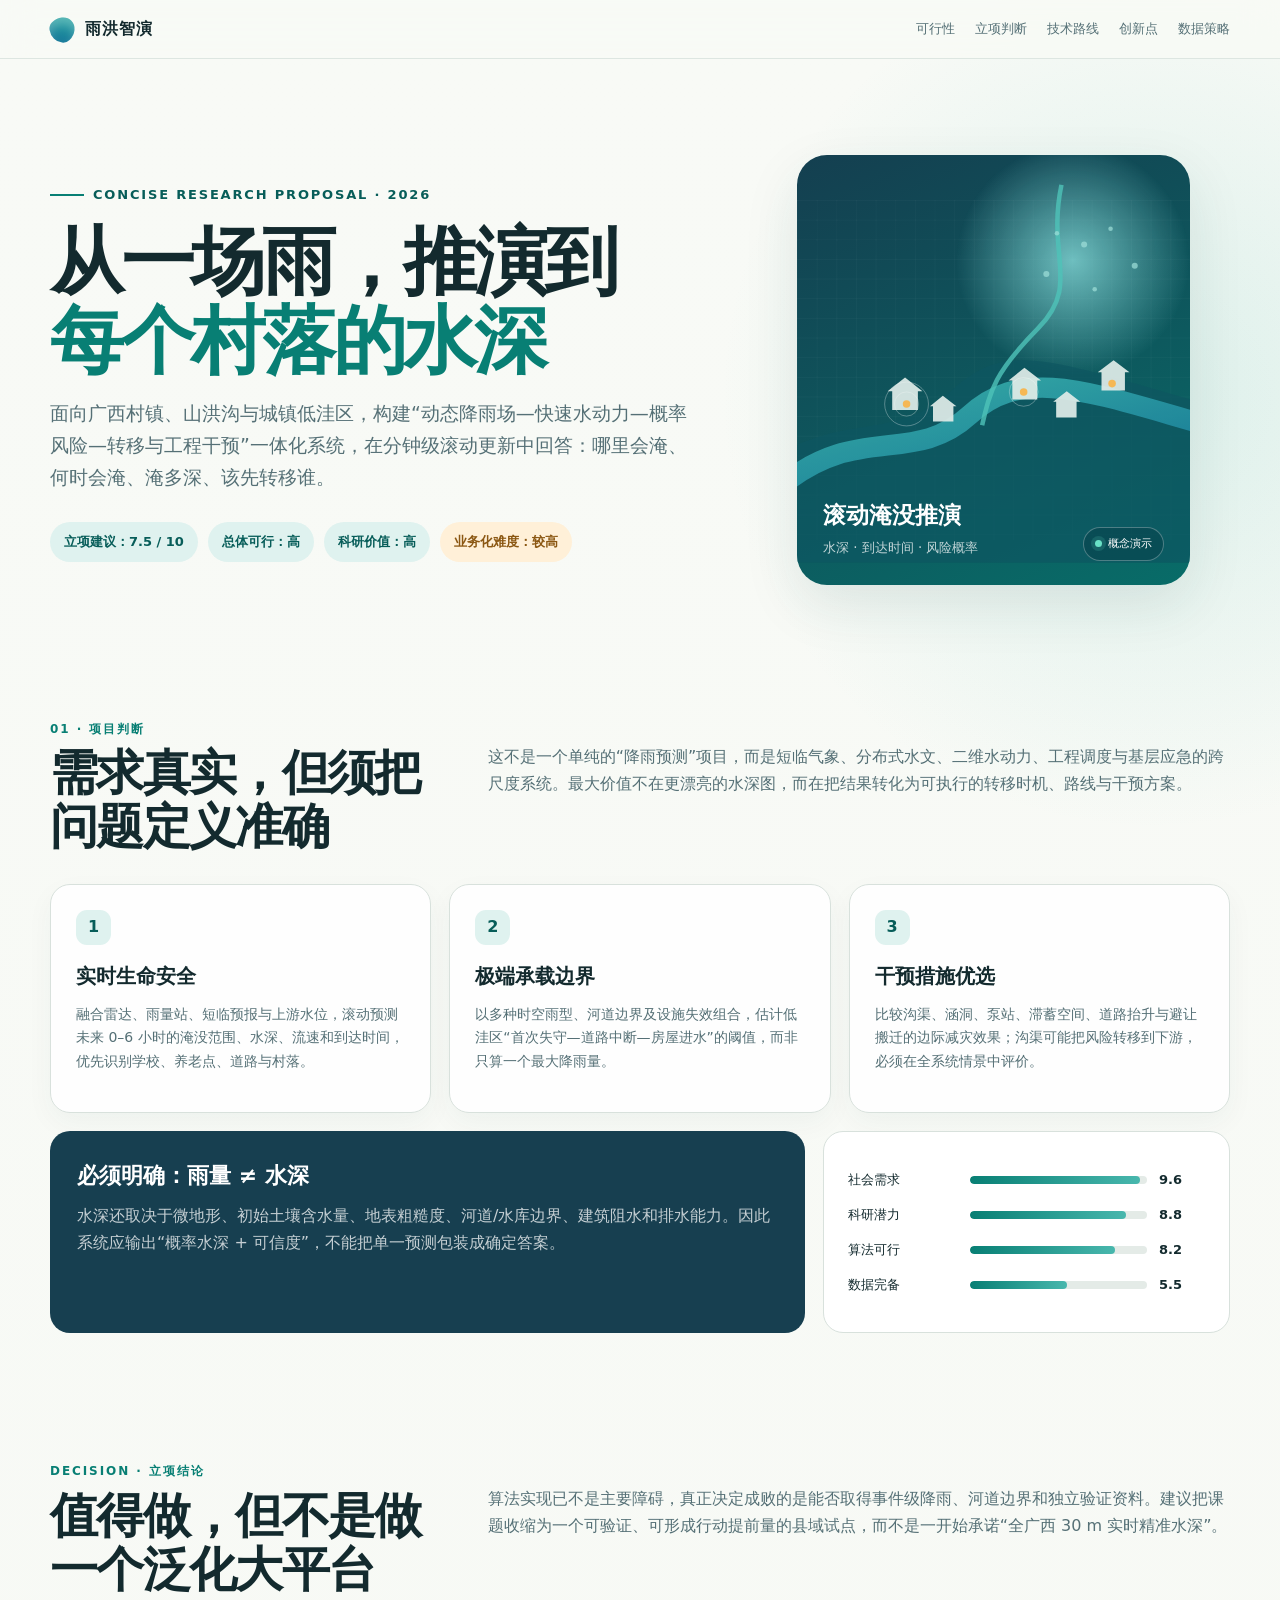
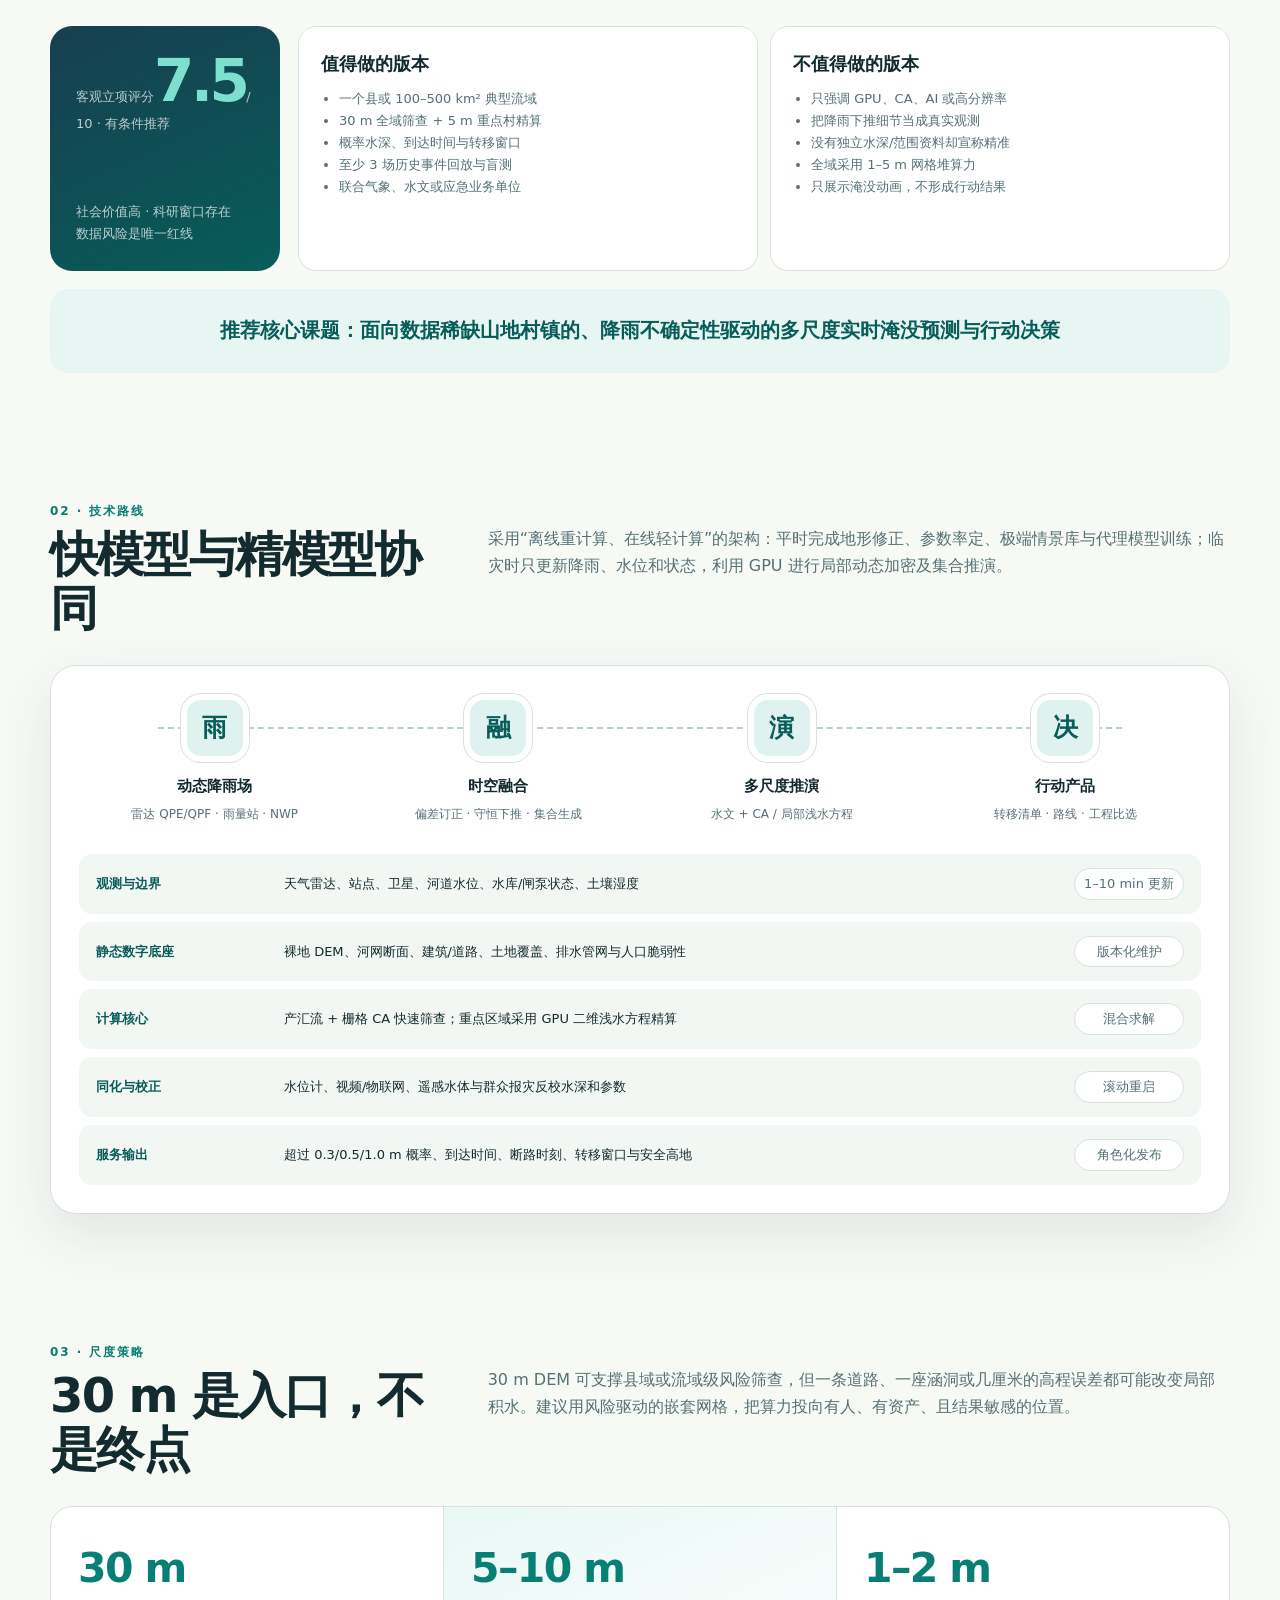
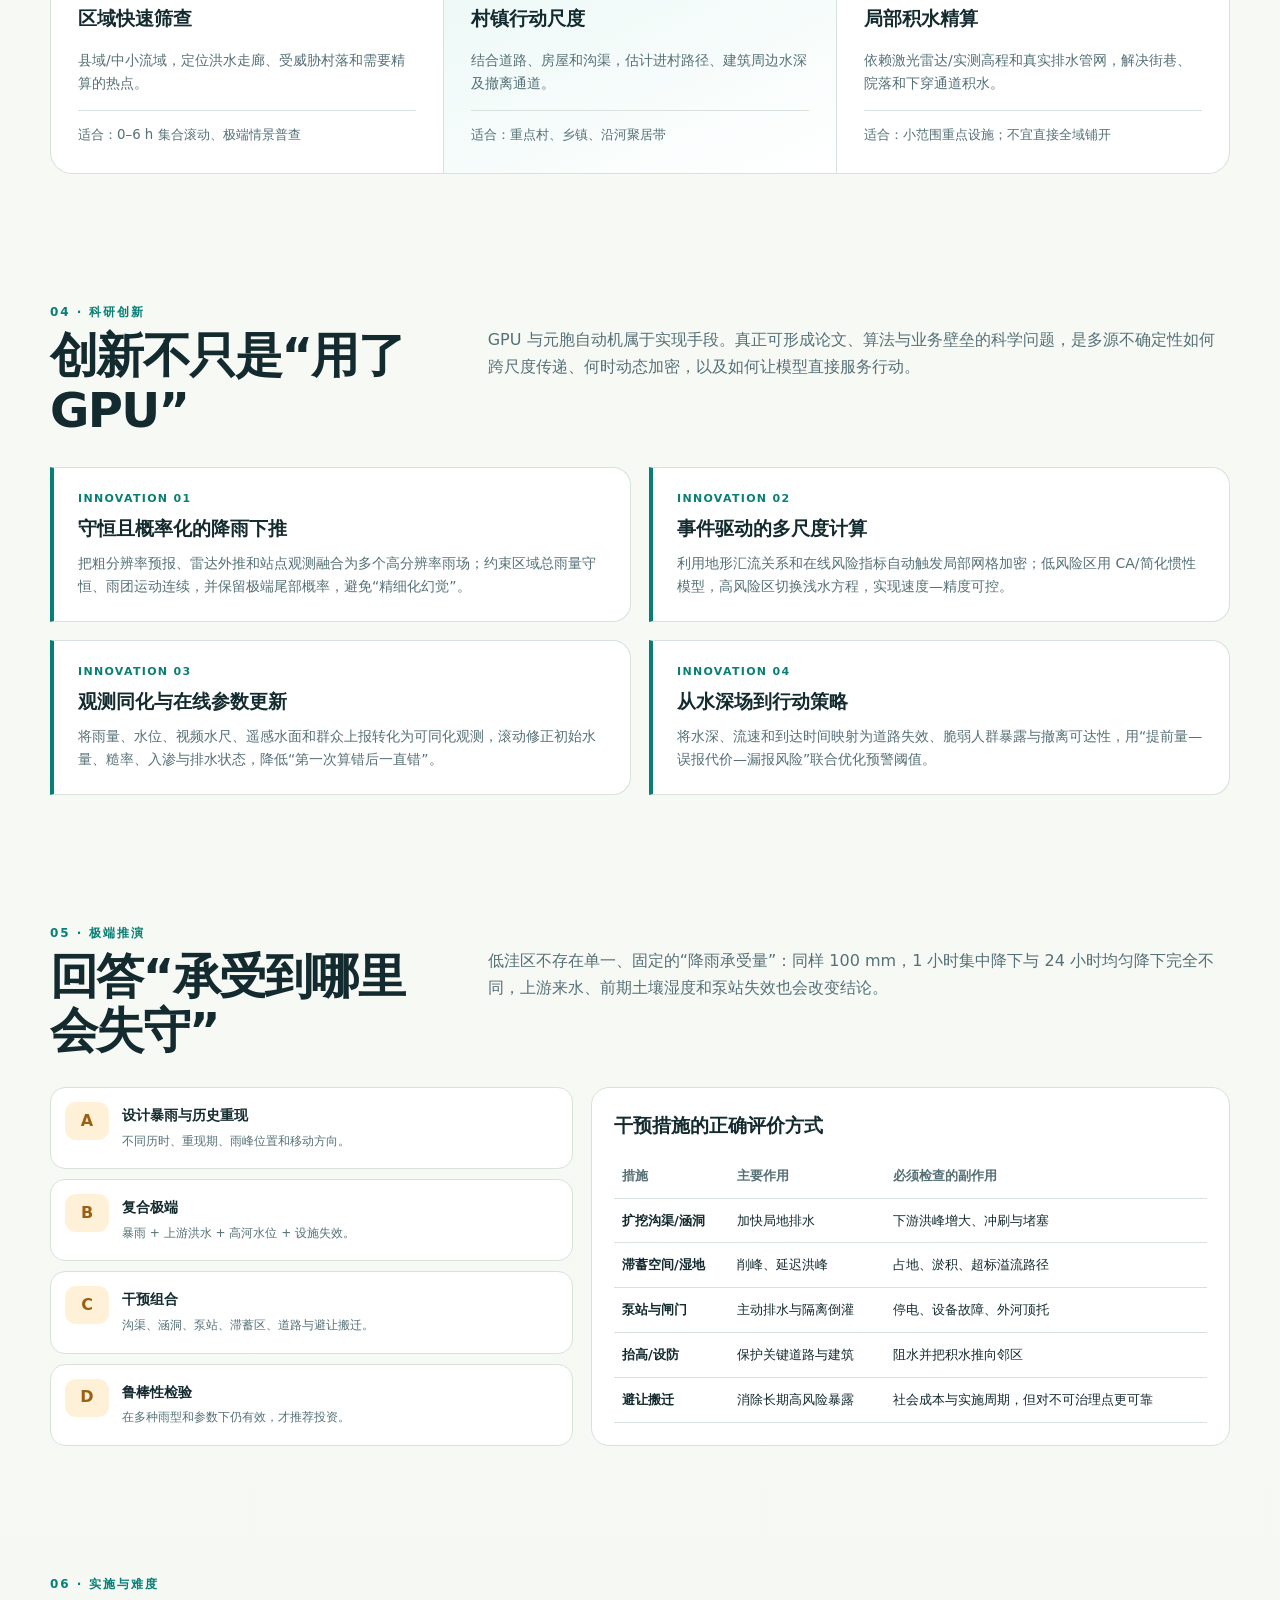
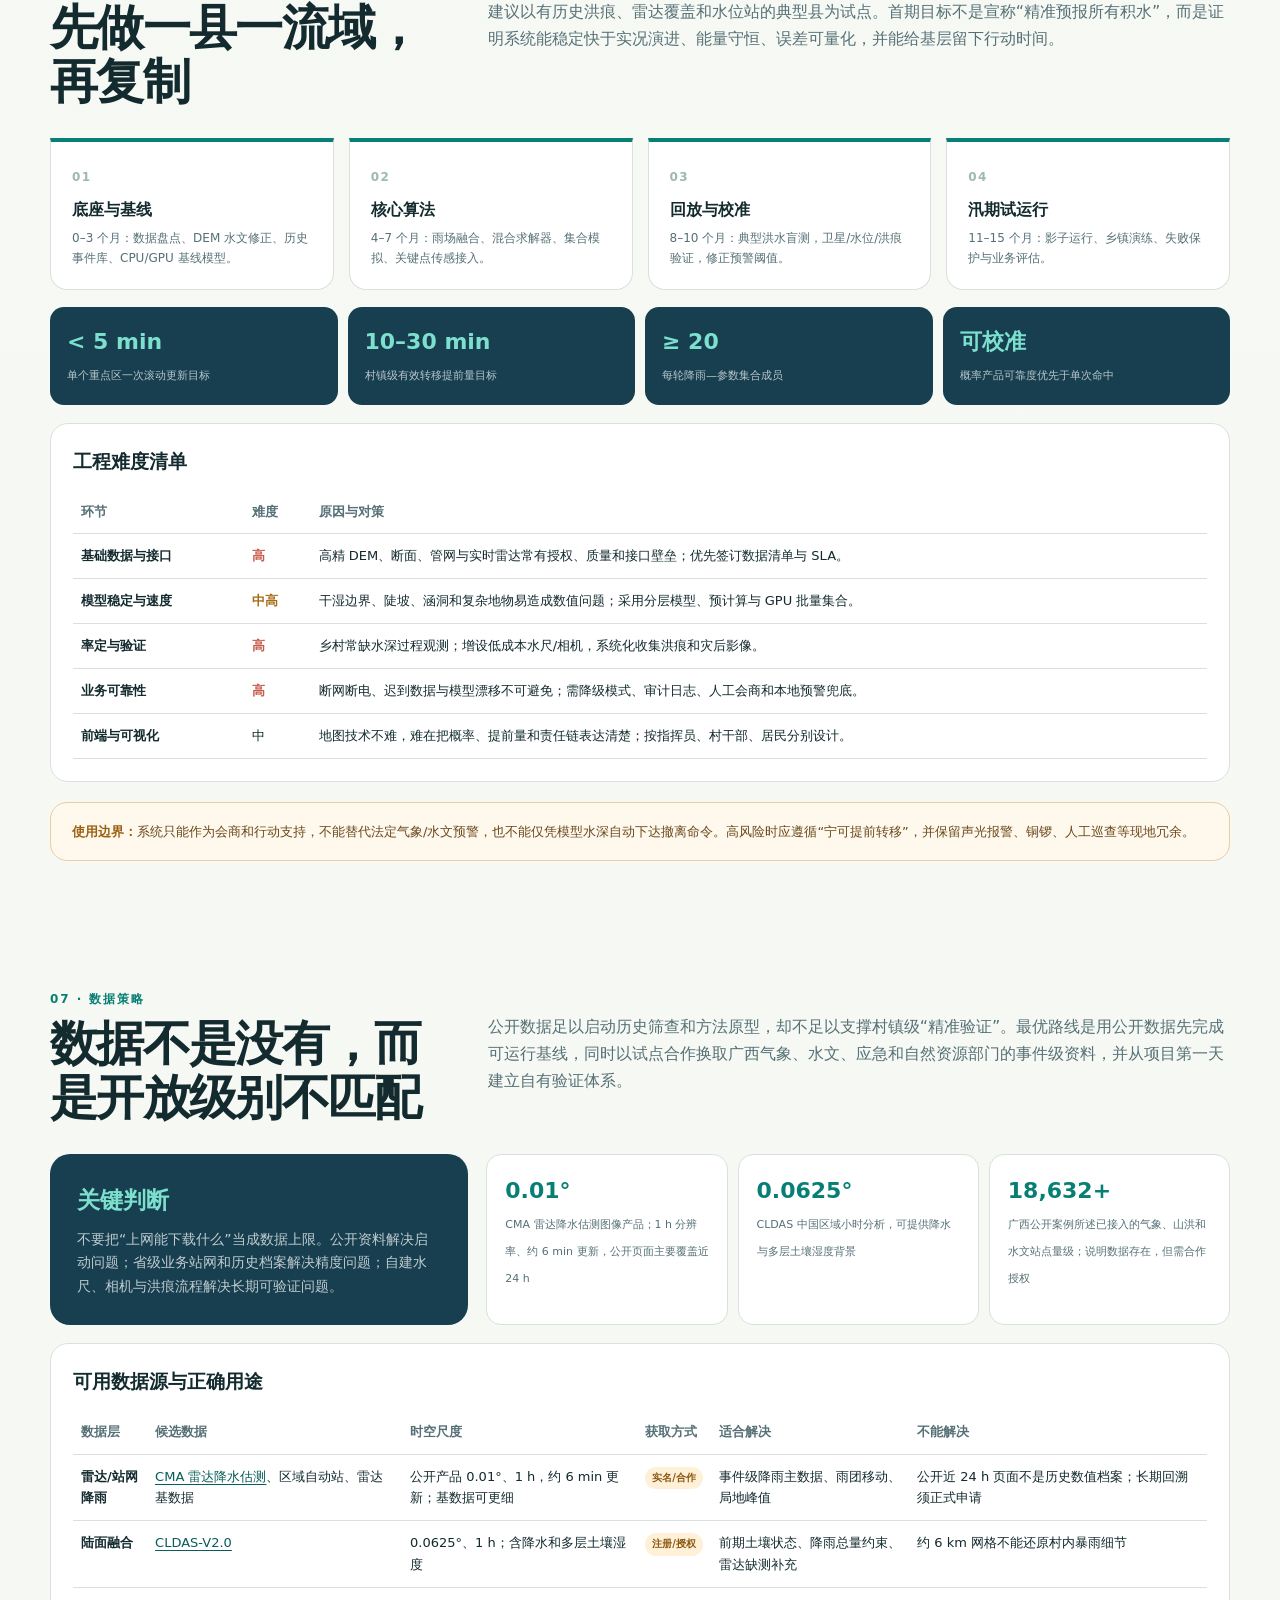
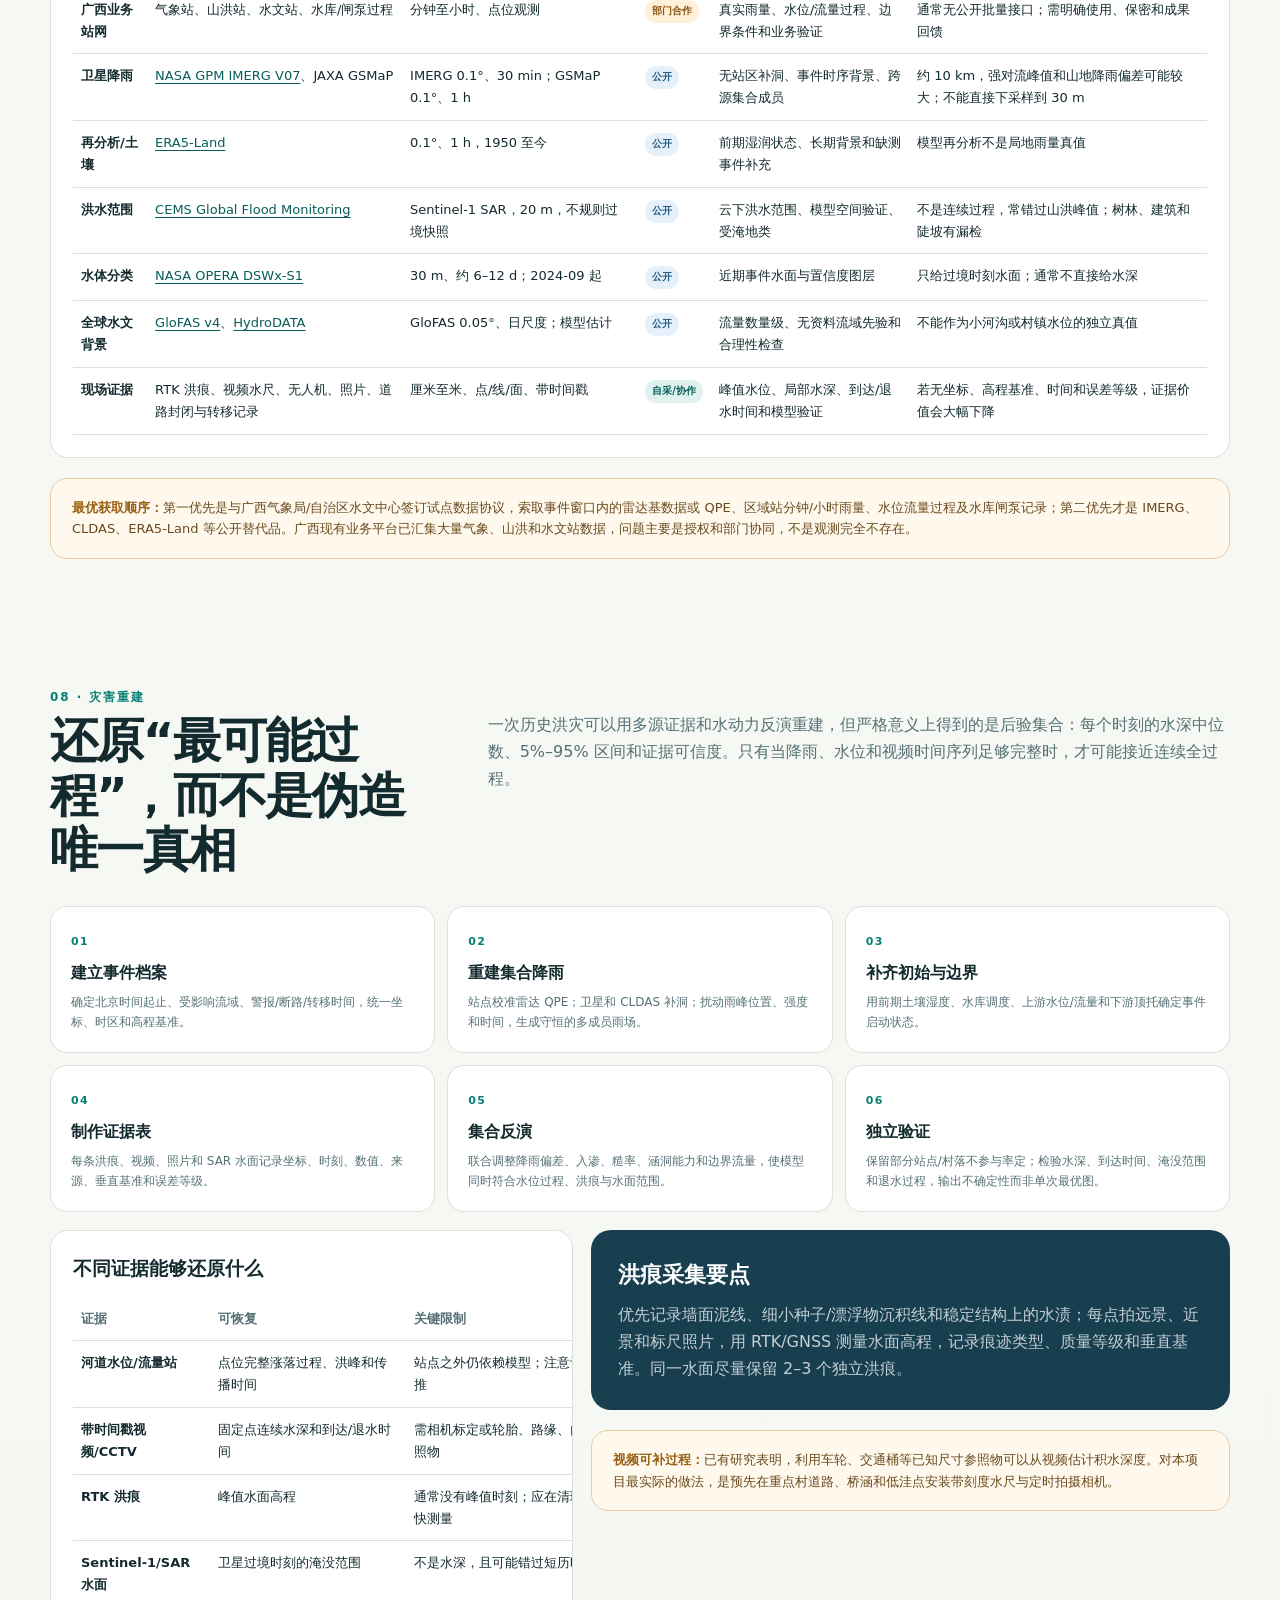
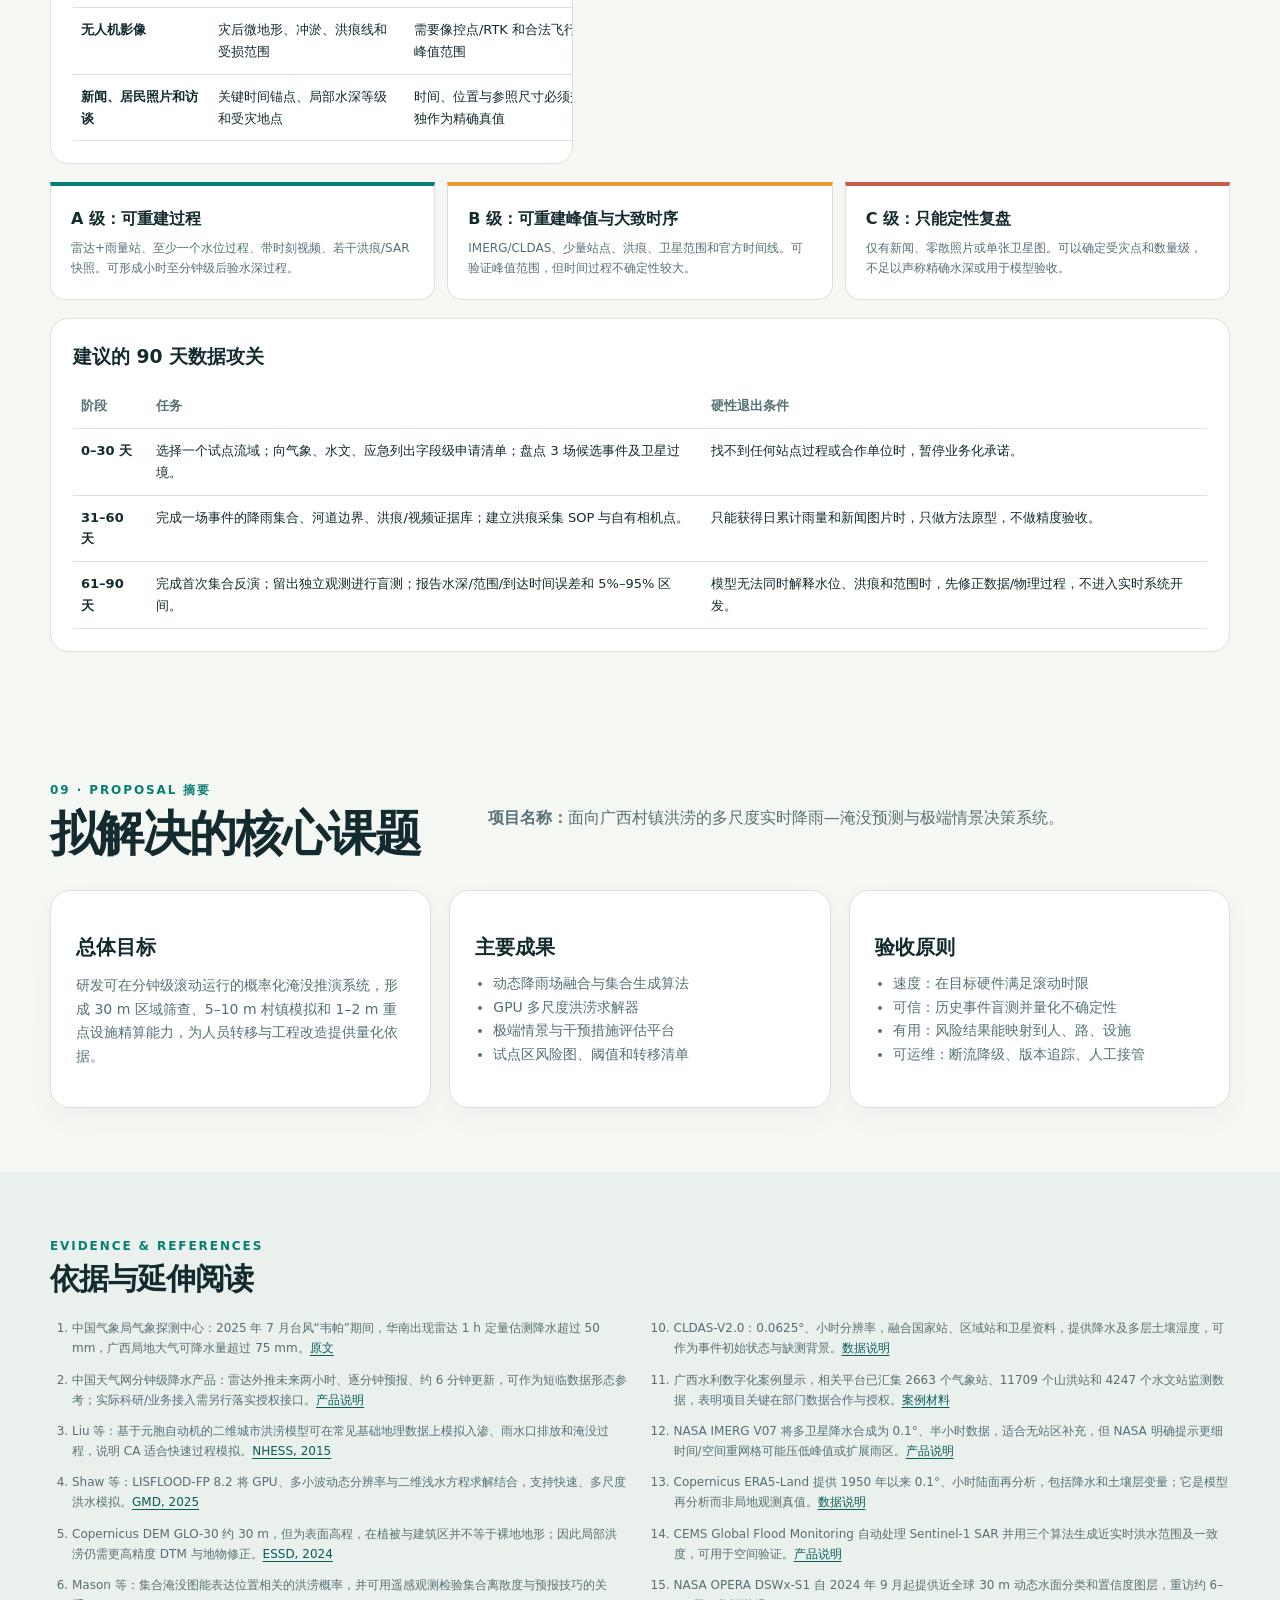
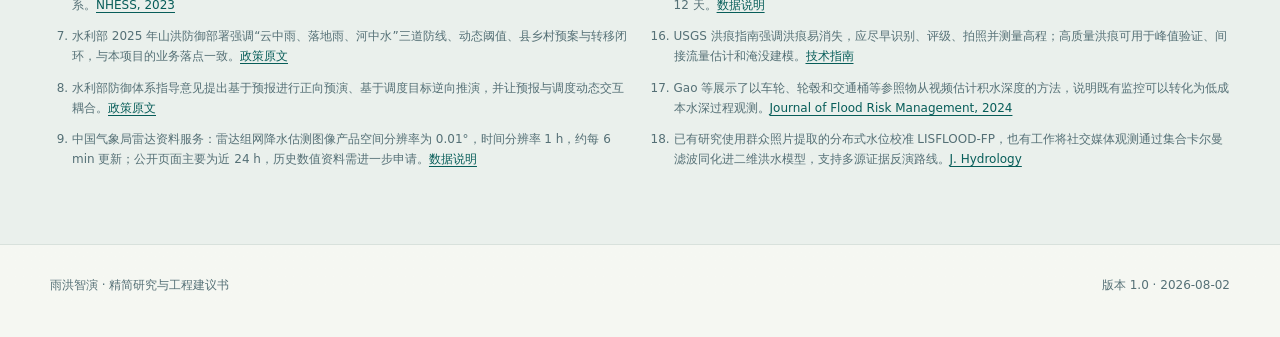
<file: rainfall_proposal.html>
<!doctype html>
<html lang="zh-CN">
<head>
  <meta charset="utf-8" />
  <meta name="viewport" content="width=device-width, initial-scale=1" />
  <meta name="description" content="面向广西村镇洪涝的多尺度实时降雨—淹没预测与极端情景推演 Proposal" />
  <title>雨洪智演｜精细化实时淹没预测 Proposal</title>
  <style>
    :root {
      --ink: #132a2e;
      --muted: #557076;
      --paper: #f5f7f2;
      --card: rgba(255,255,255,.9);
      --line: #d8e1dc;
      --teal: #087f74;
      --teal-dark: #075d59;
      --blue: #2277a5;
      --sky: #dff2ef;
      --amber: #e69b35;
      --red: #c75a4a;
      --navy: #173f50;
      --shadow: 0 20px 55px rgba(25,65,70,.10);
    }
    * { box-sizing: border-box; }
    html { scroll-behavior: smooth; }
    body {
      margin: 0;
      color: var(--ink);
      background:
        radial-gradient(circle at 90% 4%, rgba(93,194,183,.18), transparent 27rem),
        linear-gradient(180deg, #f8faf6 0, var(--paper) 100%);
      font-family: "Noto Sans SC", "PingFang SC", "Microsoft YaHei", system-ui, sans-serif;
      line-height: 1.68;
    }
    a { color: var(--teal-dark); text-underline-offset: 3px; }
    .shell { width: min(1180px, calc(100% - 40px)); margin: 0 auto; }
    .topbar {
      position: sticky; top: 0; z-index: 20;
      border-bottom: 1px solid rgba(216,225,220,.8);
      backdrop-filter: blur(18px);
      background: rgba(248,250,246,.82);
    }
    .topbar .shell { display: flex; align-items: center; justify-content: space-between; min-height: 58px; gap: 20px; }
    .brand { display: flex; align-items: center; gap: 10px; font-weight: 800; letter-spacing: .06em; }
    .brand-mark { width: 25px; height: 25px; border-radius: 50% 50% 48% 52% / 60% 60% 40% 40%; background: linear-gradient(145deg,#25a9a0,#16739a); transform: rotate(45deg); box-shadow: inset 5px 5px 10px rgba(255,255,255,.25); }
    nav { display: flex; gap: 20px; font-size: 13px; }
    nav a { color: var(--muted); text-decoration: none; }
    .hero { padding: 80px 0 54px; overflow: hidden; }
    .hero-grid { display: grid; grid-template-columns: 1.16fr .84fr; gap: 54px; align-items: center; }
    .kicker { display: inline-flex; align-items: center; gap: 9px; color: var(--teal-dark); font-weight: 800; font-size: 13px; letter-spacing: .14em; text-transform: uppercase; }
    .kicker::before { content:""; width: 34px; height: 2px; background: var(--teal); }
    h1 { margin: 16px 0 18px; font-size: clamp(42px,6vw,74px); line-height: 1.06; letter-spacing: -.045em; }
    .hero h1 span { display: block; color: var(--teal); }
    .lead { max-width: 720px; color: var(--muted); font-size: 19px; }
    .verdict { display: flex; gap: 10px; margin-top: 28px; flex-wrap: wrap; }
    .pill { border-radius: 999px; padding: 9px 14px; font-weight: 700; font-size: 13px; background: var(--sky); color: var(--teal-dark); }
    .pill.warn { background: #fff0d8; color: #8b5712; }
    .map-card { position: relative; min-height: 430px; border-radius: 30px; overflow: hidden; color: white; background: linear-gradient(155deg,#143f50,#086c68); box-shadow: var(--shadow); }
    .map-card svg { position: absolute; inset: 0; width: 100%; height: 100%; opacity: .96; }
    .map-caption { position: absolute; left: 26px; right: 26px; bottom: 24px; display:flex; justify-content:space-between; align-items:end; gap: 16px; z-index:2; }
    .map-caption strong { display: block; font-size: 23px; }
    .map-caption small { color: rgba(255,255,255,.75); }
    .live { border: 1px solid rgba(255,255,255,.28); border-radius: 99px; padding: 7px 11px; font-size: 11px; white-space: nowrap; background: rgba(2,38,48,.25); }
    .live i { display:inline-block; width:7px; height:7px; margin-right:6px; border-radius:50%; background:#69e1c6; box-shadow:0 0 0 4px rgba(105,225,198,.15); }
    section { padding: 64px 0; }
    .section-head { display: grid; grid-template-columns: .35fr .65fr; gap: 38px; margin-bottom: 30px; align-items: start; }
    .eyebrow { color: var(--teal); font-size: 12px; font-weight: 900; letter-spacing: .16em; text-transform: uppercase; }
    h2 { margin: 6px 0 0; font-size: clamp(30px,4vw,48px); line-height: 1.13; letter-spacing: -.035em; }
    .section-head p { margin: 25px 0 0; color: var(--muted); font-size: 16px; max-width: 740px; }
    .grid-3 { display: grid; grid-template-columns: repeat(3,1fr); gap: 18px; }
    .card { border: 1px solid var(--line); border-radius: 20px; background: var(--card); padding: 25px; box-shadow: 0 10px 28px rgba(25,65,70,.045); }
    .card .num { display: inline-grid; place-items:center; width:35px; height:35px; border-radius:11px; background:var(--sky); color:var(--teal-dark); font-weight:900; }
    .card h3 { margin: 18px 0 7px; font-size: 20px; line-height: 1.3; }
    .card p, .card li { color: var(--muted); font-size: 14px; }
    .card ul { padding-left: 18px; margin: 12px 0 0; }
    .reality { margin-top: 18px; display:grid; grid-template-columns: 1.3fr .7fr; gap:18px; }
    .callout { border-radius:20px; padding:27px; background:var(--navy); color:white; }
    .callout h3 { margin:0 0 8px; font-size:22px; }
    .callout p { margin:0; color:rgba(255,255,255,.75); }
    .score { background:#fff; border:1px solid var(--line); border-radius:20px; padding:24px; }
    .score-row { display:grid; grid-template-columns: 110px 1fr 46px; align-items:center; gap:12px; font-size:13px; margin:13px 0; }
    .bar { height:8px; background:#e4ebe7; border-radius:99px; overflow:hidden; }
    .bar i { display:block; height:100%; border-radius:inherit; background:linear-gradient(90deg,var(--teal),#48b7ad); }
    .arch { border:1px solid var(--line); background:#fff; border-radius:26px; padding:28px; overflow:hidden; box-shadow:var(--shadow); }
    .flow { display:grid; grid-template-columns: repeat(4,1fr); gap:12px; position:relative; }
    .flow::before { content:""; position:absolute; left:7%; right:7%; top:33px; border-top:2px dashed #b7cec8; z-index:0; }
    .node { position:relative; z-index:1; text-align:center; padding:0 8px; }
    .node-icon { margin:0 auto 12px; width:68px; height:68px; display:grid; place-items:center; border-radius:20px; background:var(--sky); color:var(--teal-dark); font-size:25px; font-weight:900; border:6px solid #fff; box-shadow:0 0 0 1px var(--line); }
    .node strong { display:block; font-size:15px; }
    .node span { display:block; margin-top:4px; color:var(--muted); font-size:12px; }
    .layers { margin-top:30px; display:grid; gap:8px; }
    .layer { display:grid; grid-template-columns: 170px 1fr 110px; gap:18px; align-items:center; border-radius:13px; padding:14px 17px; background:#f3f7f4; font-size:13px; }
    .layer b { color:var(--teal-dark); }
    .tag { text-align:center; border-radius:99px; background:white; border:1px solid var(--line); padding:4px 8px; color:var(--muted); }
    .resolution { display:grid; grid-template-columns:repeat(3,1fr); gap:1px; background:var(--line); border:1px solid var(--line); border-radius:22px; overflow:hidden; }
    .res-card { background:white; padding:27px; min-height:238px; }
    .res-card.featured { background:linear-gradient(155deg,#e9f8f5,#fff); }
    .res-card .big { color:var(--teal); font-size:41px; font-weight:900; letter-spacing:-.04em; }
    .res-card h3 { margin:0; }
    .res-card p { color:var(--muted); font-size:14px; }
    .res-card small { display:block; border-top:1px solid var(--line); padding-top:13px; color:var(--muted); }
    .innovation { display:grid; grid-template-columns:repeat(2,1fr); gap:18px; }
    .idea { border-left:4px solid var(--teal); border-radius:0 18px 18px 0; padding:22px 24px; background:#fff; border-top:1px solid var(--line); border-right:1px solid var(--line); border-bottom:1px solid var(--line); }
    .idea .label { color:var(--teal); font-size:11px; font-weight:900; letter-spacing:.12em; }
    .idea h3 { margin:5px 0 7px; }
    .idea p { margin:0; color:var(--muted); font-size:14px; }
    .scenario-grid { display:grid; grid-template-columns:.9fr 1.1fr; gap:18px; }
    .scenario-list { display:grid; gap:10px; }
    .scenario-item { display:grid; grid-template-columns:44px 1fr; gap:13px; align-items:start; padding:14px; background:white; border:1px solid var(--line); border-radius:15px; }
    .scenario-item i { display:grid; place-items:center; height:38px; border-radius:11px; background:#fff0d8; color:#9a6013; font-style:normal; font-weight:900; }
    .scenario-item b { font-size:14px; }
    .scenario-item p { margin:2px 0 0; color:var(--muted); font-size:12px; }
    .matrix { border:1px solid var(--line); border-radius:18px; background:white; padding:22px; }
    .matrix h3 { margin:0 0 12px; }
    table { border-collapse:collapse; width:100%; font-size:13px; }
    th,td { padding:11px 8px; border-bottom:1px solid var(--line); text-align:left; vertical-align:top; }
    th { color:var(--muted); font-weight:700; }
    td:first-child { font-weight:800; }
    .hard { color:var(--red); font-weight:800; }
    .medium { color:#a86b15; font-weight:800; }
    .roadmap { display:grid; grid-template-columns:repeat(4,1fr); gap:15px; counter-reset:phase; }
    .phase { counter-increment:phase; position:relative; border-top:4px solid var(--teal); background:white; border-radius:0 0 17px 17px; padding:21px; border-left:1px solid var(--line); border-right:1px solid var(--line); border-bottom:1px solid var(--line); }
    .phase::before { content:"0" counter(phase); color:#9eb8b3; font-size:12px; font-weight:900; letter-spacing:.12em; }
    .phase h3 { margin:7px 0 4px; font-size:16px; }
    .phase p { margin:0; color:var(--muted); font-size:12px; }
    .metrics { margin-top:17px; display:grid; grid-template-columns:repeat(4,1fr); gap:10px; }
    .metric { border-radius:14px; background:var(--navy); color:white; padding:17px; }
    .metric strong { display:block; font-size:22px; color:#7de0cf; }
    .metric span { font-size:11px; color:rgba(255,255,255,.7); }
    .warning { margin-top:20px; border:1px solid #eccca0; background:#fff8ec; border-radius:17px; padding:18px 21px; color:#694a1d; font-size:13px; }
    .warning strong { color:#9a6013; }
    .decision-board { display:grid; grid-template-columns:230px 1fr; gap:18px; }
    .decision-score { display:flex; flex-direction:column; justify-content:space-between; min-height:245px; padding:26px; border-radius:22px; color:white; background:linear-gradient(155deg,var(--navy),var(--teal-dark)); }
    .decision-score strong { font-size:58px; line-height:1; letter-spacing:-.06em; color:#7de0cf; }
    .decision-score span { font-size:13px; color:rgba(255,255,255,.72); }
    .decision-sides { display:grid; grid-template-columns:repeat(2,1fr); gap:12px; }
    .decision-side { padding:22px; border:1px solid var(--line); border-radius:18px; background:white; }
    .decision-side h3 { margin:0 0 9px; font-size:18px; }
    .decision-side ul { margin:0; padding-left:18px; color:var(--muted); font-size:13px; }
    .research-line { margin-top:18px; padding:25px 28px; border-radius:18px; background:#e8f6f3; color:var(--teal-dark); font-size:20px; font-weight:800; text-align:center; }
    .data-hero { display:grid; grid-template-columns:.72fr 1.28fr; gap:18px; margin-bottom:18px; }
    .data-claim { padding:27px; border-radius:20px; background:var(--navy); color:white; }
    .data-claim strong { display:block; margin-bottom:8px; color:#7de0cf; font-size:23px; }
    .data-claim p { margin:0; color:rgba(255,255,255,.73); font-size:14px; }
    .data-facts { display:grid; grid-template-columns:repeat(3,1fr); gap:10px; }
    .data-fact { padding:18px; border:1px solid var(--line); border-radius:15px; background:white; }
    .data-fact b { display:block; color:var(--teal); font-size:22px; }
    .data-fact span { color:var(--muted); font-size:11px; }
    .matrix.scroll { overflow-x:auto; }
    .matrix.scroll table { min-width:880px; }
    .access { display:inline-block; padding:3px 7px; border-radius:99px; font-size:10px; font-weight:800; white-space:nowrap; background:var(--sky); color:var(--teal-dark); }
    .access.partner { background:#fff0d8; color:#8b5712; }
    .access.open { background:#e5f0fb; color:#285f85; }
    .rebuild { display:grid; grid-template-columns:repeat(3,1fr); gap:12px; counter-reset:rebuild; }
    .rebuild-step { counter-increment:rebuild; padding:20px; border:1px solid var(--line); border-radius:17px; background:white; }
    .rebuild-step::before { content:"0" counter(rebuild); color:var(--teal); font-size:11px; font-weight:900; letter-spacing:.12em; }
    .rebuild-step h3 { margin:6px 0 5px; font-size:16px; }
    .rebuild-step p { margin:0; color:var(--muted); font-size:12px; }
    .quality-grid { display:grid; grid-template-columns:repeat(3,1fr); gap:12px; margin-top:18px; }
    .quality { padding:20px; border-top:4px solid var(--teal); border-radius:0 0 15px 15px; background:white; border-left:1px solid var(--line); border-right:1px solid var(--line); border-bottom:1px solid var(--line); }
    .quality:nth-child(2) { border-top-color:var(--amber); }
    .quality:nth-child(3) { border-top-color:var(--red); }
    .quality b { display:block; margin-bottom:5px; }
    .quality p { margin:0; color:var(--muted); font-size:12px; }
    .sources { background:#eaf0ec; }
    .sources ol { columns:2; column-gap:45px; margin:22px 0 0; padding-left:22px; }
    .sources li { break-inside:avoid; margin:0 0 11px; color:var(--muted); font-size:12px; }
    footer { padding:30px 0 42px; color:var(--muted); font-size:12px; border-top:1px solid var(--line); }
    .footer-row { display:flex; justify-content:space-between; gap:20px; }
    @media (max-width: 850px) {
      nav { display:none; }
      .hero-grid,.section-head,.reality,.scenario-grid,.decision-board,.data-hero { grid-template-columns:1fr; }
      .grid-3,.resolution,.roadmap,.metrics { grid-template-columns:repeat(2,1fr); }
      .hero { padding-top:48px; }
      .map-card { min-height:360px; }
      .flow { grid-template-columns:repeat(2,1fr); gap:25px 10px; }
      .flow::before { display:none; }
      .layer { grid-template-columns:1fr; gap:5px; }
      .tag { width:max-content; }
    }
    @media (max-width: 560px) {
      .shell { width:min(100% - 24px,1180px); }
      h1 { font-size:41px; }
      .lead { font-size:16px; }
      section { padding:47px 0; }
      .grid-3,.resolution,.innovation,.roadmap,.metrics,.decision-sides,.data-facts,.rebuild,.quality-grid { grid-template-columns:1fr; }
      .map-card { min-height:330px; }
      .sources ol { columns:1; }
      .footer-row { display:block; }
    }
    @media print {
      .topbar { display:none; }
      body { background:white; }
      section,.hero { padding:34px 0; }
      .card,.arch,.map-card { box-shadow:none; }
      a { color:inherit; }
      .shell { width:94%; }
    }
  </style>
</head>
<body>
  <header class="topbar">
    <div class="shell">
      <div class="brand"><span class="brand-mark"></span>雨洪智演</div>
      <nav aria-label="页面导航">
        <a href="#assessment">可行性</a><a href="#decision">立项判断</a><a href="#system">技术路线</a><a href="#innovation">创新点</a><a href="#data">数据策略</a>
      </nav>
    </div>
  </header>

  <main>
    <section class="hero">
      <div class="shell hero-grid">
        <div>
          <div class="kicker">Concise research proposal · 2026</div>
          <h1>从一场雨，推演到<span>每个村落的水深</span></h1>
          <p class="lead">面向广西村镇、山洪沟与城镇低洼区，构建“动态降雨场—快速水动力—概率风险—转移与工程干预”一体化系统，在分钟级滚动更新中回答：哪里会淹、何时会淹、淹多深、该先转移谁。</p>
          <div class="verdict">
            <span class="pill">立项建议：7.5 / 10</span>
            <span class="pill">总体可行：高</span>
            <span class="pill">科研价值：高</span>
            <span class="pill warn">业务化难度：较高</span>
          </div>
        </div>
        <figure class="map-card" aria-label="概念性村镇淹没深度图">
          <svg viewBox="0 0 520 450" role="img">
            <defs>
              <radialGradient id="rain" cx="50%" cy="50%" r="50%"><stop offset="0" stop-color="#8be0de" stop-opacity=".8"/><stop offset="1" stop-color="#8be0de" stop-opacity="0"/></radialGradient>
              <linearGradient id="water" x1="0" y1="0" x2="1" y2="1"><stop stop-color="#40c1b5"/><stop offset="1" stop-color="#1678a0"/></linearGradient>
              <pattern id="grid" width="26" height="26" patternUnits="userSpaceOnUse"><path d="M26 0H0V26" fill="none" stroke="#fff" stroke-opacity=".075"/></pattern>
            </defs>
            <rect width="520" height="450" fill="url(#grid)"/>
            <circle cx="365" cy="80" r="155" fill="url(#rain)"/>
            <path d="M-30 340 C70 280,130 320,205 252 S330 210,560 275 L560 480H-30Z" fill="#0f5661" opacity=".72"/>
            <path d="M-20 378 C78 295,155 352,228 285 S388 255,550 300" fill="none" stroke="url(#water)" stroke-width="27" stroke-linecap="round" opacity=".86"/>
            <path d="M350 -20 C330 75,376 112,319 170 S256 251,245 298" fill="none" stroke="#52c8bd" stroke-width="6" opacity=".8"/>
            <g fill="#e9f3ef" opacity=".92">
              <path d="M126 253h34v25h-34zM120 253l23-18 23 18z"/><path d="M180 273h27v20h-27zM176 273l17-14 18 14z"/>
              <path d="M285 239h33v25h-33zM280 239l21-17 22 17z"/><path d="M343 267h27v21h-27zM339 267l18-14 18 14z"/>
              <path d="M403 228h31v24h-31zM398 228l21-16 21 16z"/>
            </g>
            <g fill="#ffbc55"><circle cx="145" cy="270" r="5"/><circle cx="300" cy="254" r="5"/><circle cx="417" cy="243" r="5"/></g>
            <g fill="none" stroke="#fff" stroke-opacity=".42"><circle cx="145" cy="270" r="16"/><circle cx="145" cy="270" r="29"/><circle cx="300" cy="254" r="19"/></g>
            <g fill="#a6e6df" opacity=".7"><circle cx="344" cy="44" r="3"/><circle cx="380" cy="59" r="4"/><circle cx="415" cy="38" r="3"/><circle cx="447" cy="87" r="4"/><circle cx="330" cy="98" r="4"/><circle cx="394" cy="118" r="3"/></g>
          </svg>
          <figcaption class="map-caption"><div><strong>滚动淹没推演</strong><small>水深 · 到达时间 · 风险概率</small></div><span class="live"><i></i>概念演示</span></figcaption>
        </figure>
      </div>
    </section>

    <section id="assessment">
      <div class="shell">
        <div class="section-head">
          <div><div class="eyebrow">01 · 项目判断</div><h2>需求真实，但须把问题定义准确</h2></div>
          <p>这不是一个单纯的“降雨预测”项目，而是短临气象、分布式水文、二维水动力、工程调度与基层应急的跨尺度系统。最大价值不在更漂亮的水深图，而在把结果转化为可执行的转移时机、路线与干预方案。</p>
        </div>
        <div class="grid-3">
          <article class="card"><span class="num">1</span><h3>实时生命安全</h3><p>融合雷达、雨量站、短临预报与上游水位，滚动预测未来 0–6 小时的淹没范围、水深、流速和到达时间，优先识别学校、养老点、道路与村落。</p></article>
          <article class="card"><span class="num">2</span><h3>极端承载边界</h3><p>以多种时空雨型、河道边界及设施失效组合，估计低洼区“首次失守—道路中断—房屋进水”的阈值，而非只算一个最大降雨量。</p></article>
          <article class="card"><span class="num">3</span><h3>干预措施优选</h3><p>比较沟渠、涵洞、泵站、滞蓄空间、道路抬升与避让搬迁的边际减灾效果；沟渠可能把风险转移到下游，必须在全系统情景中评价。</p></article>
        </div>
        <div class="reality">
          <div class="callout">
            <h3>必须明确：雨量 ≠ 水深</h3>
            <p>水深还取决于微地形、初始土壤含水量、地表粗糙度、河道/水库边界、建筑阻水和排水能力。因此系统应输出“概率水深 + 可信度”，不能把单一预测包装成确定答案。</p>
          </div>
          <div class="score" aria-label="可行性评分">
            <div class="score-row"><span>社会需求</span><div class="bar"><i style="width:96%"></i></div><b>9.6</b></div>
            <div class="score-row"><span>科研潜力</span><div class="bar"><i style="width:88%"></i></div><b>8.8</b></div>
            <div class="score-row"><span>算法可行</span><div class="bar"><i style="width:82%"></i></div><b>8.2</b></div>
            <div class="score-row"><span>数据完备</span><div class="bar"><i style="width:55%"></i></div><b>5.5</b></div>
          </div>
        </div>
      </div>
    </section>

    <section id="decision">
      <div class="shell">
        <div class="section-head">
          <div><div class="eyebrow">Decision · 立项结论</div><h2>值得做，但不是做一个泛化大平台</h2></div>
          <p>算法实现已不是主要障碍，真正决定成败的是能否取得事件级降雨、河道边界和独立验证资料。建议把课题收缩为一个可验证、可形成行动提前量的县域试点，而不是一开始承诺“全广西 30 m 实时精准水深”。</p>
        </div>
        <div class="decision-board">
          <div class="decision-score"><div><span>客观立项评分</span><strong>7.5</strong><span>/ 10 · 有条件推荐</span></div><span>社会价值高 · 科研窗口存在<br/>数据风险是唯一红线</span></div>
          <div class="decision-sides">
            <article class="decision-side"><h3>值得做的版本</h3><ul><li>一个县或 100–500 km² 典型流域</li><li>30 m 全域筛查 + 5 m 重点村精算</li><li>概率水深、到达时间与转移窗口</li><li>至少 3 场历史事件回放与盲测</li><li>联合气象、水文或应急业务单位</li></ul></article>
            <article class="decision-side"><h3>不值得做的版本</h3><ul><li>只强调 GPU、CA、AI 或高分辨率</li><li>把降雨下推细节当成真实观测</li><li>没有独立水深/范围资料却宣称精准</li><li>全域采用 1–5 m 网格堆算力</li><li>只展示淹没动画，不形成行动结果</li></ul></article>
          </div>
        </div>
        <div class="research-line">推荐核心课题：面向数据稀缺山地村镇的、降雨不确定性驱动的多尺度实时淹没预测与行动决策</div>
      </div>
    </section>

    <section id="system">
      <div class="shell">
        <div class="section-head">
          <div><div class="eyebrow">02 · 技术路线</div><h2>快模型与精模型协同</h2></div>
          <p>采用“离线重计算、在线轻计算”的架构：平时完成地形修正、参数率定、极端情景库与代理模型训练；临灾时只更新降雨、水位和状态，利用 GPU 进行局部动态加密及集合推演。</p>
        </div>
        <div class="arch">
          <div class="flow">
            <div class="node"><div class="node-icon">雨</div><strong>动态降雨场</strong><span>雷达 QPE/QPF · 雨量站 · NWP</span></div>
            <div class="node"><div class="node-icon">融</div><strong>时空融合</strong><span>偏差订正 · 守恒下推 · 集合生成</span></div>
            <div class="node"><div class="node-icon">演</div><strong>多尺度推演</strong><span>水文 + CA / 局部浅水方程</span></div>
            <div class="node"><div class="node-icon">决</div><strong>行动产品</strong><span>转移清单 · 路线 · 工程比选</span></div>
          </div>
          <div class="layers">
            <div class="layer"><b>观测与边界</b><span>天气雷达、站点、卫星、河道水位、水库/闸泵状态、土壤湿度</span><span class="tag">1–10 min 更新</span></div>
            <div class="layer"><b>静态数字底座</b><span>裸地 DEM、河网断面、建筑/道路、土地覆盖、排水管网与人口脆弱性</span><span class="tag">版本化维护</span></div>
            <div class="layer"><b>计算核心</b><span>产汇流 + 栅格 CA 快速筛查；重点区域采用 GPU 二维浅水方程精算</span><span class="tag">混合求解</span></div>
            <div class="layer"><b>同化与校正</b><span>水位计、视频/物联网、遥感水体与群众报灾反校水深和参数</span><span class="tag">滚动重启</span></div>
            <div class="layer"><b>服务输出</b><span>超过 0.3/0.5/1.0 m 概率、到达时间、断路时刻、转移窗口与安全高地</span><span class="tag">角色化发布</span></div>
          </div>
        </div>
      </div>
    </section>

    <section>
      <div class="shell">
        <div class="section-head">
          <div><div class="eyebrow">03 · 尺度策略</div><h2>30 m 是入口，不是终点</h2></div>
          <p>30 m DEM 可支撑县域或流域级风险筛查，但一条道路、一座涵洞或几厘米的高程误差都可能改变局部积水。建议用风险驱动的嵌套网格，把算力投向有人、有资产、且结果敏感的位置。</p>
        </div>
        <div class="resolution">
          <article class="res-card"><div class="big">30 m</div><h3>区域快速筛查</h3><p>县域/中小流域，定位洪水走廊、受威胁村落和需要精算的热点。</p><small>适合：0–6 h 集合滚动、极端情景普查</small></article>
          <article class="res-card featured"><div class="big">5–10 m</div><h3>村镇行动尺度</h3><p>结合道路、房屋和沟渠，估计进村路径、建筑周边水深及撤离通道。</p><small>适合：重点村、乡镇、沿河聚居带</small></article>
          <article class="res-card"><div class="big">1–2 m</div><h3>局部积水精算</h3><p>依赖激光雷达/实测高程和真实排水管网，解决街巷、院落和下穿通道积水。</p><small>适合：小范围重点设施；不宜直接全域铺开</small></article>
        </div>
      </div>
    </section>

    <section id="innovation">
      <div class="shell">
        <div class="section-head">
          <div><div class="eyebrow">04 · 科研创新</div><h2>创新不只是“用了 GPU”</h2></div>
          <p>GPU 与元胞自动机属于实现手段。真正可形成论文、算法与业务壁垒的科学问题，是多源不确定性如何跨尺度传递、何时动态加密，以及如何让模型直接服务行动。</p>
        </div>
        <div class="innovation">
          <article class="idea"><div class="label">INNOVATION 01</div><h3>守恒且概率化的降雨下推</h3><p>把粗分辨率预报、雷达外推和站点观测融合为多个高分辨率雨场；约束区域总雨量守恒、雨团运动连续，并保留极端尾部概率，避免“精细化幻觉”。</p></article>
          <article class="idea"><div class="label">INNOVATION 02</div><h3>事件驱动的多尺度计算</h3><p>利用地形汇流关系和在线风险指标自动触发局部网格加密；低风险区用 CA/简化惯性模型，高风险区切换浅水方程，实现速度—精度可控。</p></article>
          <article class="idea"><div class="label">INNOVATION 03</div><h3>观测同化与在线参数更新</h3><p>将雨量、水位、视频水尺、遥感水面和群众上报转化为可同化观测，滚动修正初始水量、糙率、入渗与排水状态，降低“第一次算错后一直错”。</p></article>
          <article class="idea"><div class="label">INNOVATION 04</div><h3>从水深场到行动策略</h3><p>将水深、流速和到达时间映射为道路失效、脆弱人群暴露与撤离可达性，用“提前量—误报代价—漏报风险”联合优化预警阈值。</p></article>
        </div>
      </div>
    </section>

    <section>
      <div class="shell">
        <div class="section-head">
          <div><div class="eyebrow">05 · 极端推演</div><h2>回答“承受到哪里会失守”</h2></div>
          <p>低洼区不存在单一、固定的“降雨承受量”：同样 100 mm，1 小时集中降下与 24 小时均匀降下完全不同，上游来水、前期土壤湿度和泵站失效也会改变结论。</p>
        </div>
        <div class="scenario-grid">
          <div class="scenario-list">
            <div class="scenario-item"><i>A</i><div><b>设计暴雨与历史重现</b><p>不同历时、重现期、雨峰位置和移动方向。</p></div></div>
            <div class="scenario-item"><i>B</i><div><b>复合极端</b><p>暴雨 + 上游洪水 + 高河水位 + 设施失效。</p></div></div>
            <div class="scenario-item"><i>C</i><div><b>干预组合</b><p>沟渠、涵洞、泵站、滞蓄区、道路与避让搬迁。</p></div></div>
            <div class="scenario-item"><i>D</i><div><b>鲁棒性检验</b><p>在多种雨型和参数下仍有效，才推荐投资。</p></div></div>
          </div>
          <div class="matrix">
            <h3>干预措施的正确评价方式</h3>
            <table>
              <thead><tr><th>措施</th><th>主要作用</th><th>必须检查的副作用</th></tr></thead>
              <tbody>
                <tr><td>扩挖沟渠/涵洞</td><td>加快局地排水</td><td>下游洪峰增大、冲刷与堵塞</td></tr>
                <tr><td>滞蓄空间/湿地</td><td>削峰、延迟洪峰</td><td>占地、淤积、超标溢流路径</td></tr>
                <tr><td>泵站与闸门</td><td>主动排水与隔离倒灌</td><td>停电、设备故障、外河顶托</td></tr>
                <tr><td>抬高/设防</td><td>保护关键道路与建筑</td><td>阻水并把积水推向邻区</td></tr>
                <tr><td>避让搬迁</td><td>消除长期高风险暴露</td><td>社会成本与实施周期，但对不可治理点更可靠</td></tr>
              </tbody>
            </table>
          </div>
        </div>
      </div>
    </section>

    <section id="delivery">
      <div class="shell">
        <div class="section-head">
          <div><div class="eyebrow">06 · 实施与难度</div><h2>先做一县一流域，再复制</h2></div>
          <p>建议以有历史洪痕、雷达覆盖和水位站的典型县为试点。首期目标不是宣称“精准预报所有积水”，而是证明系统能稳定快于实况演进、能量守恒、误差可量化，并能给基层留下行动时间。</p>
        </div>
        <div class="roadmap">
          <article class="phase"><h3>底座与基线</h3><p>0–3 个月：数据盘点、DEM 水文修正、历史事件库、CPU/GPU 基线模型。</p></article>
          <article class="phase"><h3>核心算法</h3><p>4–7 个月：雨场融合、混合求解器、集合模拟、关键点传感接入。</p></article>
          <article class="phase"><h3>回放与校准</h3><p>8–10 个月：典型洪水盲测，卫星/水位/洪痕验证，修正预警阈值。</p></article>
          <article class="phase"><h3>汛期试运行</h3><p>11–15 个月：影子运行、乡镇演练、失败保护与业务评估。</p></article>
        </div>
        <div class="metrics">
          <div class="metric"><strong>&lt; 5 min</strong><span>单个重点区一次滚动更新目标</span></div>
          <div class="metric"><strong>10–30 min</strong><span>村镇级有效转移提前量目标</span></div>
          <div class="metric"><strong>≥ 20</strong><span>每轮降雨—参数集合成员</span></div>
          <div class="metric"><strong>可校准</strong><span>概率产品可靠度优先于单次命中</span></div>
        </div>
        <div class="matrix" style="margin-top:18px">
          <h3>工程难度清单</h3>
          <table>
            <thead><tr><th>环节</th><th>难度</th><th>原因与对策</th></tr></thead>
            <tbody>
              <tr><td>基础数据与接口</td><td class="hard">高</td><td>高精 DEM、断面、管网与实时雷达常有授权、质量和接口壁垒；优先签订数据清单与 SLA。</td></tr>
              <tr><td>模型稳定与速度</td><td class="medium">中高</td><td>干湿边界、陡坡、涵洞和复杂地物易造成数值问题；采用分层模型、预计算与 GPU 批量集合。</td></tr>
              <tr><td>率定与验证</td><td class="hard">高</td><td>乡村常缺水深过程观测；增设低成本水尺/相机，系统化收集洪痕和灾后影像。</td></tr>
              <tr><td>业务可靠性</td><td class="hard">高</td><td>断网断电、迟到数据与模型漂移不可避免；需降级模式、审计日志、人工会商和本地预警兜底。</td></tr>
              <tr><td>前端与可视化</td><td>中</td><td>地图技术不难，难在把概率、提前量和责任链表达清楚；按指挥员、村干部、居民分别设计。</td></tr>
            </tbody>
          </table>
        </div>
        <div class="warning"><strong>使用边界：</strong>系统只能作为会商和行动支持，不能替代法定气象/水文预警，也不能仅凭模型水深自动下达撤离命令。高风险时应遵循“宁可提前转移”，并保留声光报警、铜锣、人工巡查等现地冗余。</div>
      </div>
    </section>

    <section id="data">
      <div class="shell">
        <div class="section-head">
          <div><div class="eyebrow">07 · 数据策略</div><h2>数据不是没有，而是开放级别不匹配</h2></div>
          <p>公开数据足以启动历史筛查和方法原型，却不足以支撑村镇级“精准验证”。最优路线是用公开数据先完成可运行基线，同时以试点合作换取广西气象、水文、应急和自然资源部门的事件级资料，并从项目第一天建立自有验证体系。</p>
        </div>

        <div class="data-hero">
          <div class="data-claim"><strong>关键判断</strong><p>不要把“上网能下载什么”当成数据上限。公开资料解决启动问题；省级业务站网和历史档案解决精度问题；自建水尺、相机与洪痕流程解决长期可验证问题。</p></div>
          <div class="data-facts">
            <div class="data-fact"><b>0.01°</b><span>CMA 雷达降水估测图像产品；1 h 分辨率、约 6 min 更新，公开页面主要覆盖近 24 h</span></div>
            <div class="data-fact"><b>0.0625°</b><span>CLDAS 中国区域小时分析，可提供降水与多层土壤湿度背景</span></div>
            <div class="data-fact"><b>18,632+</b><span>广西公开案例所述已接入的气象、山洪和水文站点量级；说明数据存在，但需合作授权</span></div>
          </div>
        </div>

        <div class="matrix scroll">
          <h3>可用数据源与正确用途</h3>
          <table>
            <thead><tr><th>数据层</th><th>候选数据</th><th>时空尺度</th><th>获取方式</th><th>适合解决</th><th>不能解决</th></tr></thead>
            <tbody>
              <tr><td>雷达/站网降雨</td><td><a href="https://k.data.cma.cn/mekb/?dataCode=J.0017.0009.S002&amp;r=data%2Fdetail">CMA 雷达降水估测</a>、区域自动站、雷达基数据</td><td>公开产品 0.01°、1 h，约 6 min 更新；基数据可更细</td><td><span class="access partner">实名/合作</span></td><td>事件级降雨主数据、雨团移动、局地峰值</td><td>公开近 24 h 页面不是历史数值档案；长期回溯须正式申请</td></tr>
              <tr><td>陆面融合</td><td><a href="https://k.data.cma.cn/mekb/?dataCode=NAFP_CLDAS2.0_RT&amp;r=data%2Fdetail">CLDAS-V2.0</a></td><td>0.0625°、1 h；含降水和多层土壤湿度</td><td><span class="access partner">注册/授权</span></td><td>前期土壤状态、降雨总量约束、雷达缺测补充</td><td>约 6 km 网格不能还原村内暴雨细节</td></tr>
              <tr><td>广西业务站网</td><td>气象站、山洪站、水文站、水库/闸泵过程</td><td>分钟至小时、点位观测</td><td><span class="access partner">部门合作</span></td><td>真实雨量、水位/流量过程、边界条件和业务验证</td><td>通常无公开批量接口；需明确使用、保密和成果回馈</td></tr>
              <tr><td>卫星降雨</td><td><a href="https://gpm.nasa.gov/data/imerg">NASA GPM IMERG V07</a>、JAXA GSMaP</td><td>IMERG 0.1°、30 min；GSMaP 0.1°、1 h</td><td><span class="access open">公开</span></td><td>无站区补洞、事件时序背景、跨源集合成员</td><td>约 10 km，强对流峰值和山地降雨偏差可能较大；不能直接下采样到 30 m</td></tr>
              <tr><td>再分析/土壤</td><td><a href="https://cds.climate.copernicus.eu/datasets/reanalysis-era5-land?tab=overview">ERA5-Land</a></td><td>0.1°、1 h，1950 至今</td><td><span class="access open">公开</span></td><td>前期湿润状态、长期背景和缺测事件补充</td><td>模型再分析不是局地雨量真值</td></tr>
              <tr><td>洪水范围</td><td><a href="https://global-flood.emergency.copernicus.eu/react/technical-information/glofas-gfm/">CEMS Global Flood Monitoring</a></td><td>Sentinel-1 SAR，20 m，不规则过境快照</td><td><span class="access open">公开</span></td><td>云下洪水范围、模型空间验证、受淹地类</td><td>不是连续过程，常错过山洪峰值；树林、建筑和陡坡有漏检</td></tr>
              <tr><td>水体分类</td><td><a href="https://data.nasa.gov/dataset/opera-dynamic-surface-water-extent-from-sentinel-1-version-1-5d63c">NASA OPERA DSWx-S1</a></td><td>30 m、约 6–12 d；2024-09 起</td><td><span class="access open">公开</span></td><td>近期事件水面与置信度图层</td><td>只给过境时刻水面；通常不直接给水深</td></tr>
              <tr><td>全球水文背景</td><td><a href="https://ewds.climate.copernicus.eu/datasets/cems-glofas-historical?tab=overview">GloFAS v4</a>、<a href="https://www.hydrodata.cn/">HydroDATA</a></td><td>GloFAS 0.05°、日尺度；模型估计</td><td><span class="access open">公开</span></td><td>流量数量级、无资料流域先验和合理性检查</td><td>不能作为小河沟或村镇水位的独立真值</td></tr>
              <tr><td>现场证据</td><td>RTK 洪痕、视频水尺、无人机、照片、道路封闭与转移记录</td><td>厘米至米、点/线/面、带时间戳</td><td><span class="access">自采/协作</span></td><td>峰值水位、局部水深、到达/退水时间和模型验证</td><td>若无坐标、高程基准、时间和误差等级，证据价值会大幅下降</td></tr>
            </tbody>
          </table>
        </div>

        <div class="warning"><strong>最优获取顺序：</strong>第一优先是与广西气象局/自治区水文中心签订试点数据协议，索取事件窗口内的雷达基数据或 QPE、区域站分钟/小时雨量、水位流量过程及水库闸泵记录；第二优先才是 IMERG、CLDAS、ERA5-Land 等公开替代品。广西现有业务平台已汇集大量气象、山洪和水文站数据，问题主要是授权和部门协同，不是观测完全不存在。</div>
      </div>
    </section>

    <section id="reconstruction">
      <div class="shell">
        <div class="section-head">
          <div><div class="eyebrow">08 · 灾害重建</div><h2>还原“最可能过程”，而不是伪造唯一真相</h2></div>
          <p>一次历史洪灾可以用多源证据和水动力反演重建，但严格意义上得到的是后验集合：每个时刻的水深中位数、5%–95% 区间和证据可信度。只有当降雨、水位和视频时间序列足够完整时，才可能接近连续全过程。</p>
        </div>

        <div class="rebuild">
          <article class="rebuild-step"><h3>建立事件档案</h3><p>确定北京时间起止、受影响流域、警报/断路/转移时间，统一坐标、时区和高程基准。</p></article>
          <article class="rebuild-step"><h3>重建集合降雨</h3><p>站点校准雷达 QPE；卫星和 CLDAS 补洞；扰动雨峰位置、强度和时间，生成守恒的多成员雨场。</p></article>
          <article class="rebuild-step"><h3>补齐初始与边界</h3><p>用前期土壤湿度、水库调度、上游水位/流量和下游顶托确定事件启动状态。</p></article>
          <article class="rebuild-step"><h3>制作证据表</h3><p>每条洪痕、视频、照片和 SAR 水面记录坐标、时刻、数值、来源、垂直基准和误差等级。</p></article>
          <article class="rebuild-step"><h3>集合反演</h3><p>联合调整降雨偏差、入渗、糙率、涵洞能力和边界流量，使模型同时符合水位过程、洪痕与水面范围。</p></article>
          <article class="rebuild-step"><h3>独立验证</h3><p>保留部分站点/村落不参与率定；检验水深、到达时间、淹没范围和退水过程，输出不确定性而非单次最优图。</p></article>
        </div>

        <div class="scenario-grid" style="margin-top:18px">
          <div class="matrix scroll">
            <h3>不同证据能够还原什么</h3>
            <table style="min-width:620px">
              <thead><tr><th>证据</th><th>可恢复</th><th>关键限制</th></tr></thead>
              <tbody>
                <tr><td>河道水位/流量站</td><td>点位完整涨落过程、洪峰和传播时间</td><td>站点之外仍依赖模型；注意评级曲线和高洪外推</td></tr>
                <tr><td>带时间戳视频/CCTV</td><td>固定点连续水深和到达/退水时间</td><td>需相机标定或轮胎、路缘、门槛等已知尺寸参照物</td></tr>
                <tr><td>RTK 洪痕</td><td>峰值水面高程</td><td>通常没有峰值时刻；应在清理和降雨破坏前尽快测量</td></tr>
                <tr><td>Sentinel-1/SAR 水面</td><td>卫星过境时刻的淹没范围</td><td>不是水深，且可能错过短历时山洪峰值</td></tr>
                <tr><td>无人机影像</td><td>灾后微地形、冲淤、洪痕线和受损范围</td><td>需要像控点/RTK 和合法飞行；灾后影像不等于峰值范围</td></tr>
                <tr><td>新闻、居民照片和访谈</td><td>关键时间锚点、局部水深等级和受灾地点</td><td>时间、位置与参照尺寸必须交叉核验，不能单独作为精确真值</td></tr>
              </tbody>
            </table>
          </div>
          <div>
            <div class="callout"><h3>洪痕采集要点</h3><p>优先记录墙面泥线、细小种子/漂浮物沉积线和稳定结构上的水渍；每点拍远景、近景和标尺照片，用 RTK/GNSS 测量水面高程，记录痕迹类型、质量等级和垂直基准。同一水面尽量保留 2–3 个独立洪痕。</p></div>
            <div class="warning"><strong>视频可补过程：</strong>已有研究表明，利用车轮、交通桶等已知尺寸参照物可以从视频估计积水深度。对本项目最实际的做法，是预先在重点村道路、桥涵和低洼点安装带刻度水尺与定时拍摄相机。</div>
          </div>
        </div>

        <div class="quality-grid">
          <div class="quality"><b>A 级：可重建过程</b><p>雷达+雨量站、至少一个水位过程、带时刻视频、若干洪痕/SAR 快照。可形成小时至分钟级后验水深过程。</p></div>
          <div class="quality"><b>B 级：可重建峰值与大致时序</b><p>IMERG/CLDAS、少量站点、洪痕、卫星范围和官方时间线。可验证峰值范围，但时间过程不确定性较大。</p></div>
          <div class="quality"><b>C 级：只能定性复盘</b><p>仅有新闻、零散照片或单张卫星图。可以确定受灾点和数量级，不足以声称精确水深或用于模型验收。</p></div>
        </div>

        <div class="matrix" style="margin-top:18px">
          <h3>建议的 90 天数据攻关</h3>
          <table>
            <thead><tr><th>阶段</th><th>任务</th><th>硬性退出条件</th></tr></thead>
            <tbody>
              <tr><td>0–30 天</td><td>选择一个试点流域；向气象、水文、应急列出字段级申请清单；盘点 3 场候选事件及卫星过境。</td><td>找不到任何站点过程或合作单位时，暂停业务化承诺。</td></tr>
              <tr><td>31–60 天</td><td>完成一场事件的降雨集合、河道边界、洪痕/视频证据库；建立洪痕采集 SOP 与自有相机点。</td><td>只能获得日累计雨量和新闻图片时，只做方法原型，不做精度验收。</td></tr>
              <tr><td>61–90 天</td><td>完成首次集合反演；留出独立观测进行盲测；报告水深/范围/到达时间误差和 5%–95% 区间。</td><td>模型无法同时解释水位、洪痕和范围时，先修正数据/物理过程，不进入实时系统开发。</td></tr>
            </tbody>
          </table>
        </div>
      </div>
    </section>

    <section>
      <div class="shell">
        <div class="section-head">
          <div><div class="eyebrow">09 · Proposal 摘要</div><h2>拟解决的核心课题</h2></div>
          <p><strong>项目名称：</strong>面向广西村镇洪涝的多尺度实时降雨—淹没预测与极端情景决策系统。</p>
        </div>
        <div class="grid-3">
          <article class="card"><h3>总体目标</h3><p>研发可在分钟级滚动运行的概率化淹没推演系统，形成 30 m 区域筛查、5–10 m 村镇模拟和 1–2 m 重点设施精算能力，为人员转移与工程改造提供量化依据。</p></article>
          <article class="card"><h3>主要成果</h3><ul><li>动态降雨场融合与集合生成算法</li><li>GPU 多尺度洪涝求解器</li><li>极端情景与干预措施评估平台</li><li>试点区风险图、阈值和转移清单</li></ul></article>
          <article class="card"><h3>验收原则</h3><ul><li>速度：在目标硬件满足滚动时限</li><li>可信：历史事件盲测并量化不确定性</li><li>有用：风险结果能映射到人、路、设施</li><li>可运维：断流降级、版本追踪、人工接管</li></ul></article>
        </div>
      </div>
    </section>

    <section class="sources">
      <div class="shell">
        <div class="eyebrow">Evidence & references</div>
        <h2 style="font-size:30px">依据与延伸阅读</h2>
        <ol>
          <li>中国气象局气象探测中心：2025 年 7 月台风“韦帕”期间，华南出现雷达 1 h 定量估测降水超过 50 mm，广西局地大气可降水量超过 75 mm。<a href="https://www.cma.gov.cn/ztbd/2025zt/2025tf/202506/tpxw/202507/t20250721_7224807.html">原文</a></li>
          <li>中国天气网分钟级降水产品：雷达外推未来两小时、逐分钟预报、约 6 分钟更新，可作为短临数据形态参考；实际科研/业务接入需另行落实授权接口。<a href="https://m.weather.com.cn/screen/rain_index_online.html">产品说明</a></li>
          <li>Liu 等：基于元胞自动机的二维城市洪涝模型可在常见基础地理数据上模拟入渗、雨水口排放和淹没过程，说明 CA 适合快速过程模拟。<a href="https://nhess.copernicus.org/articles/15/381/2015/">NHESS, 2015</a></li>
          <li>Shaw 等：LISFLOOD-FP 8.2 将 GPU、多小波动态分辨率与二维浅水方程求解结合，支持快速、多尺度洪水模拟。<a href="https://gmd.copernicus.org/articles/18/9827/2025/">GMD, 2025</a></li>
          <li>Copernicus DEM GLO-30 约 30 m，但为表面高程，在植被与建筑区并不等于裸地地形；因此局部洪涝仍需更高精度 DTM 与地物修正。<a href="https://essd.copernicus.org/articles/16/3433/2024/">ESSD, 2024</a></li>
          <li>Mason 等：集合淹没图能表达位置相关的洪涝概率，并可用遥感观测检验集合离散度与预报技巧的关系。<a href="https://nhess.copernicus.org/articles/23/2769/2023/">NHESS, 2023</a></li>
          <li>水利部 2025 年山洪防御部署强调“云中雨、落地雨、河中水”三道防线、动态阈值、县乡村预案与转移闭环，与本项目的业务落点一致。<a href="https://www.tba.gov.cn/slbthlyglj/gzqkk/content/01919ee1-9e0d-4814-9665-57d5a62404dc.html">政策原文</a></li>
          <li>水利部防御体系指导意见提出基于预报进行正向预演、基于调度目标逆向推演，并让预报与调度动态交互耦合。<a href="https://www.tba.gov.cn/slbthlyglj/slbgzjgfxwj/content/5b740849-c8b3-4d5d-b6a5-40cd804c4102.html">政策原文</a></li>
          <li>中国气象局雷达资料服务：雷达组网降水估测图像产品空间分辨率为 0.01°，时间分辨率 1 h，约每 6 min 更新；公开页面主要为近 24 h，历史数值资料需进一步申请。<a href="https://k.data.cma.cn/mekb/?dataCode=J.0017.0009.S002&amp;r=data%2Fdetail">数据说明</a></li>
          <li>CLDAS-V2.0：0.0625°、小时分辨率，融合国家站、区域站和卫星资料，提供降水及多层土壤湿度，可作为事件初始状态与缺测背景。<a href="https://k.data.cma.cn/mekb/?dataCode=NAFP_CLDAS2.0_RT&amp;r=data%2Fdetail">数据说明</a></li>
          <li>广西水利数字化案例显示，相关平台已汇集 2663 个气象站、11709 个山洪站和 4247 个水文站监测数据，表明项目关键在部门数据合作与授权。<a href="https://gxt.gxzf.gov.cn/wzsy/tzgg_6719901/tzgg/P020251202564202970522.pdf">案例材料</a></li>
          <li>NASA IMERG V07 将多卫星降水合成为 0.1°、半小时数据，适合无站区补充，但 NASA 明确提示更细时间/空间重网格可能压低峰值或扩展雨区。<a href="https://gpm.nasa.gov/data/imerg">产品说明</a></li>
          <li>Copernicus ERA5-Land 提供 1950 年以来 0.1°、小时陆面再分析，包括降水和土壤层变量；它是模型再分析而非局地观测真值。<a href="https://cds.climate.copernicus.eu/datasets/reanalysis-era5-land?tab=overview">数据说明</a></li>
          <li>CEMS Global Flood Monitoring 自动处理 Sentinel-1 SAR 并用三个算法生成近实时洪水范围及一致度，可用于空间验证。<a href="https://global-flood.emergency.copernicus.eu/react/technical-information/glofas-gfm/">产品说明</a></li>
          <li>NASA OPERA DSWx-S1 自 2024 年 9 月起提供近全球 30 m 动态水面分类和置信度图层，重访约 6–12 天。<a href="https://data.nasa.gov/dataset/opera-dynamic-surface-water-extent-from-sentinel-1-version-1-5d63c">数据说明</a></li>
          <li>USGS 洪痕指南强调洪痕易消失，应尽早识别、评级、拍照并测量高程；高质量洪痕可用于峰值验证、间接流量估计和淹没建模。<a href="https://www.usgs.gov/publications/identifying-and-preserving-high-water-mark-data">技术指南</a></li>
          <li>Gao 等展示了以车轮、轮毂和交通桶等参照物从视频估计积水深度的方法，说明既有监控可以转化为低成本水深过程观测。<a href="https://onlinelibrary.wiley.com/doi/abs/10.1111/jfr3.12948">Journal of Flood Risk Management, 2024</a></li>
          <li>已有研究使用群众照片提取的分布式水位校准 LISFLOOD-FP，也有工作将社交媒体观测通过集合卡尔曼滤波同化进二维洪水模型，支持多源证据反演路线。<a href="https://www.sciencedirect.com/science/article/abs/pii/S002216942201037X">J. Hydrology</a></li>
        </ol>
      </div>
    </section>
  </main>

  <footer>
    <div class="shell footer-row"><span>雨洪智演 · 精简研究与工程建议书</span><span>版本 1.0 · 2026-08-02</span></div>
  </footer>
</body>
</html>
</file>
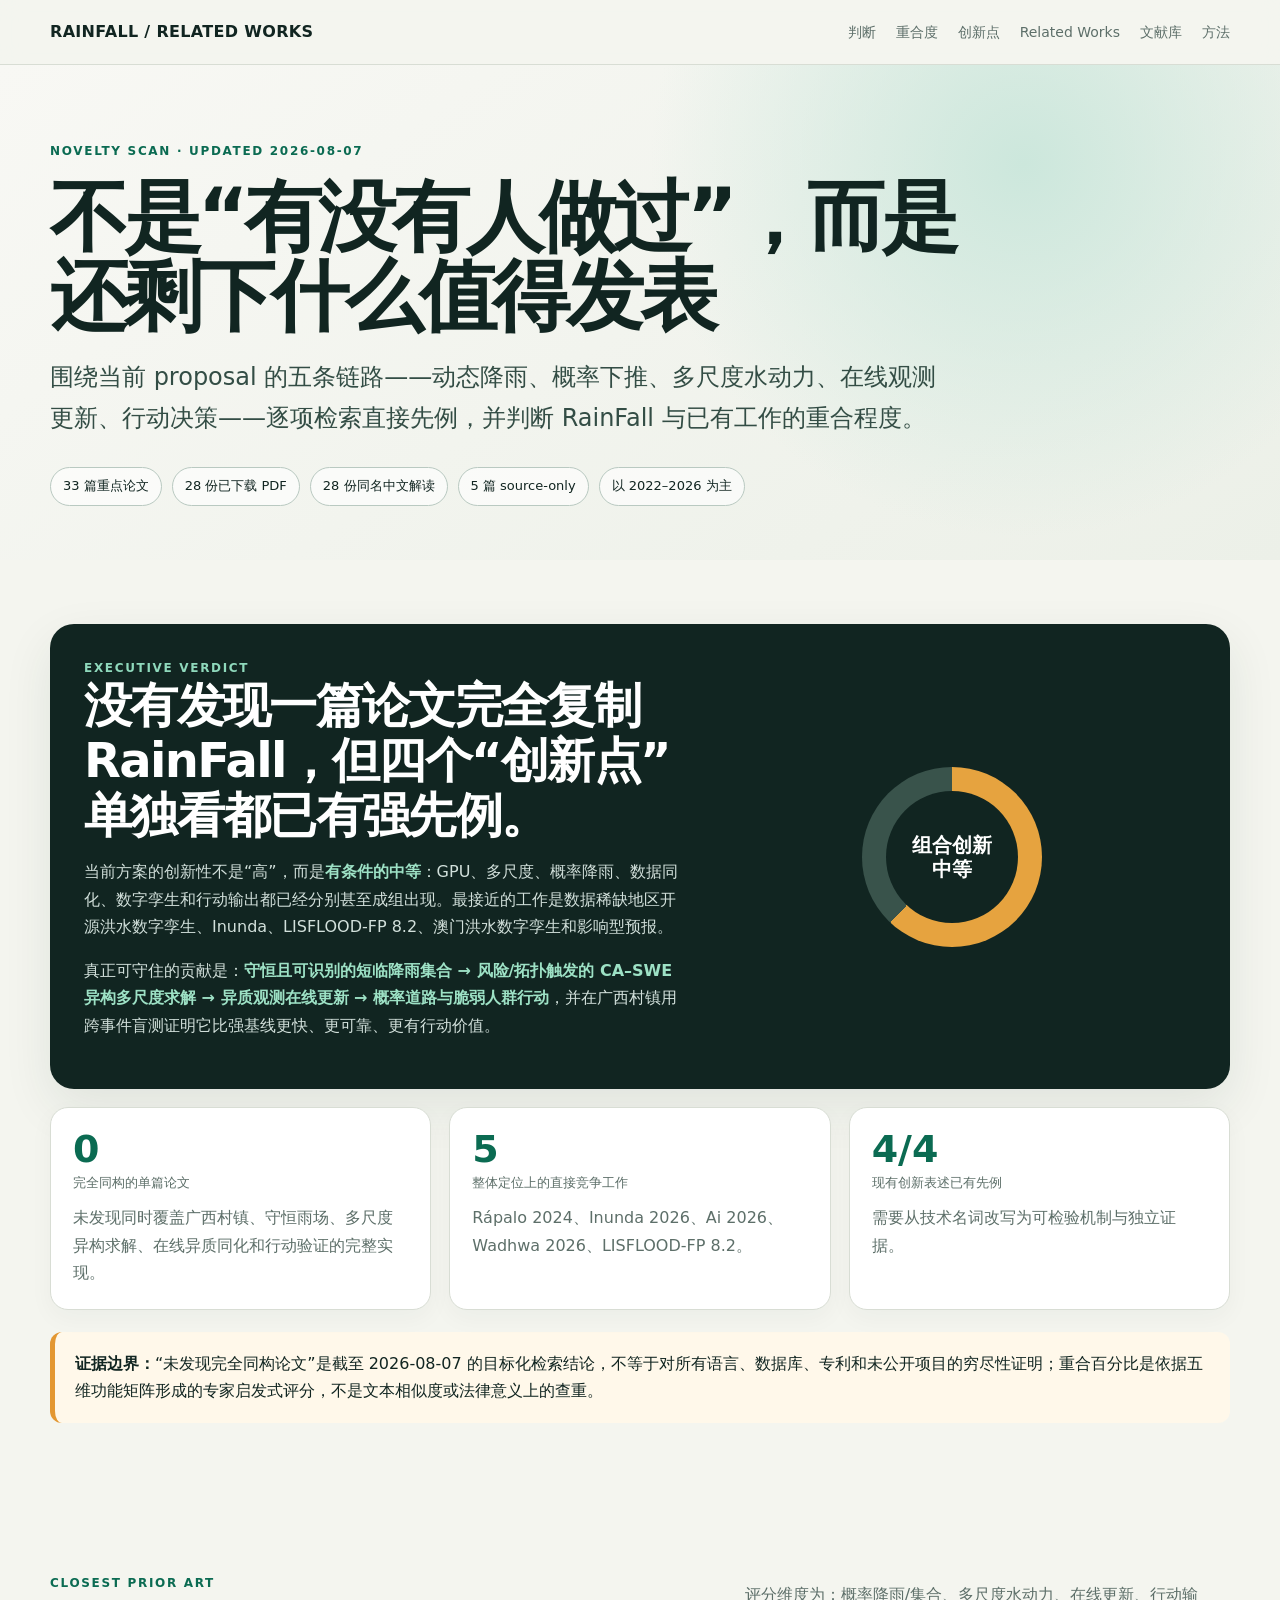
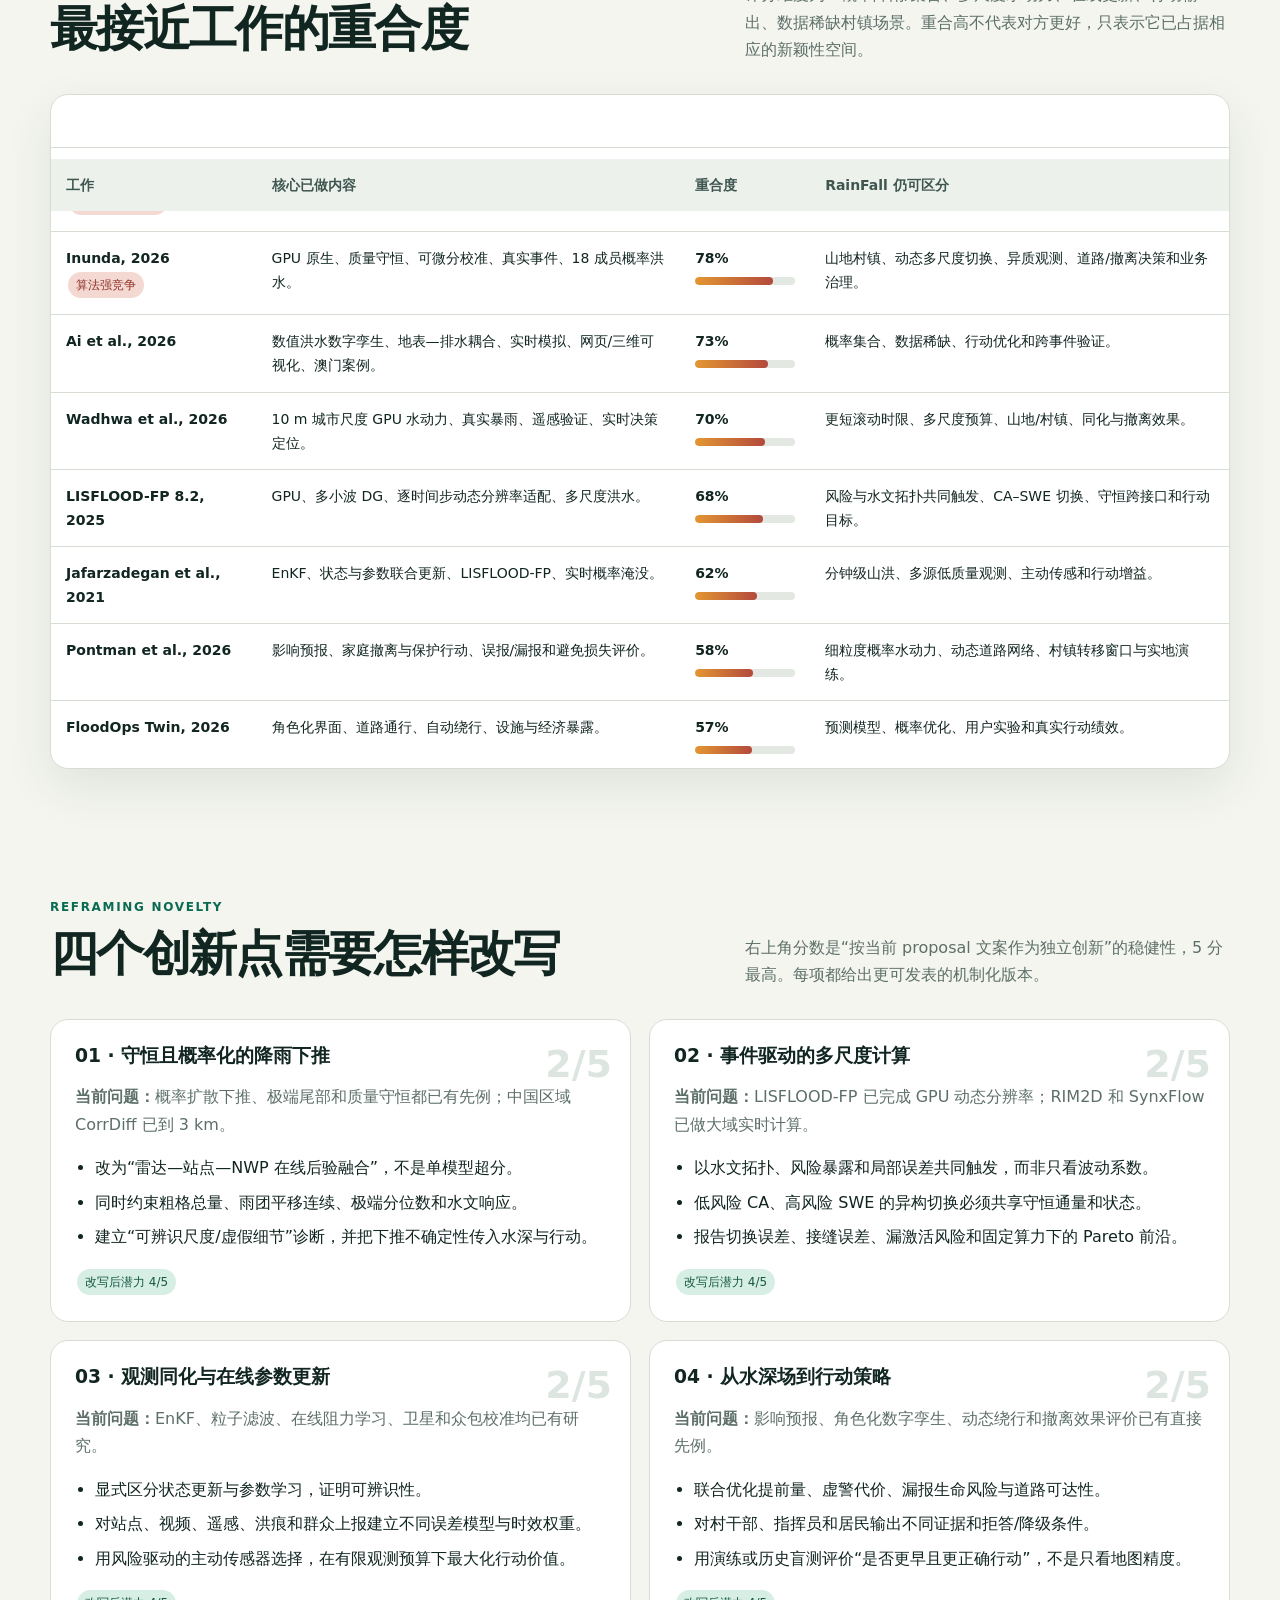
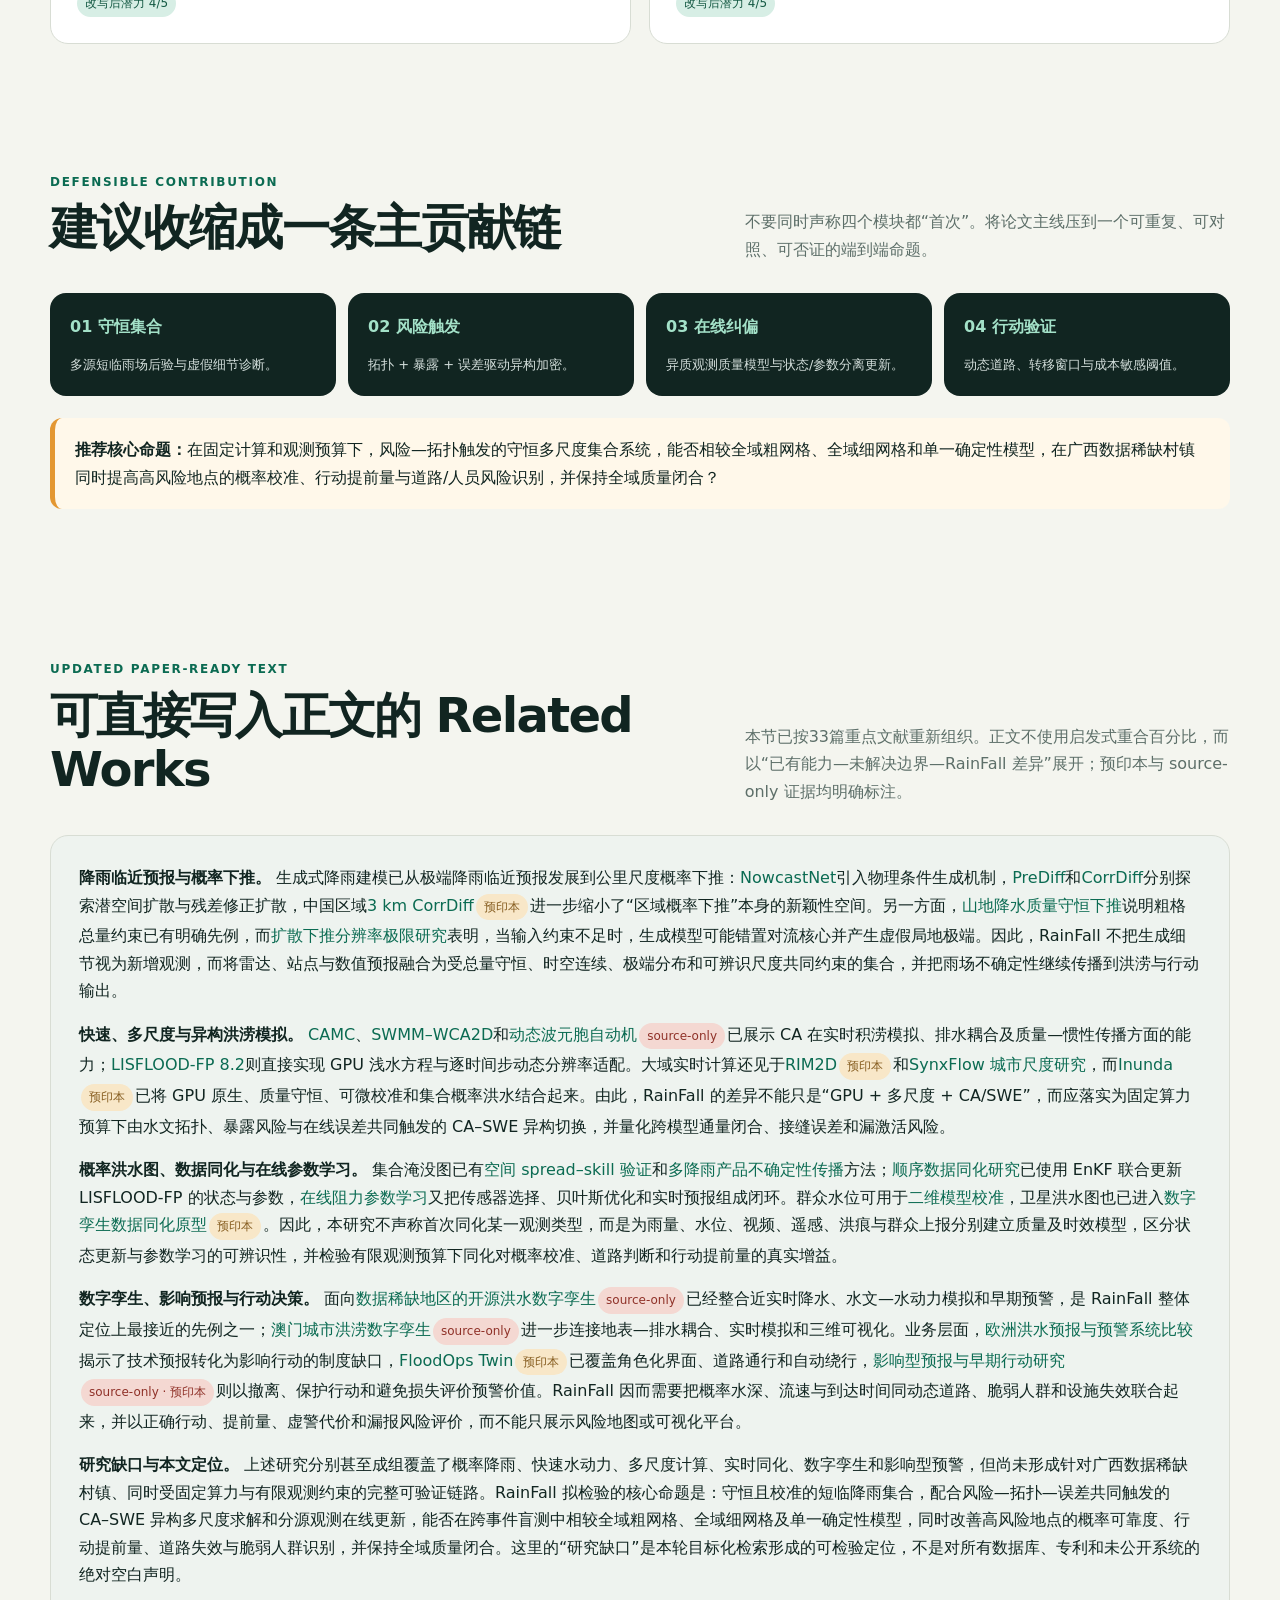
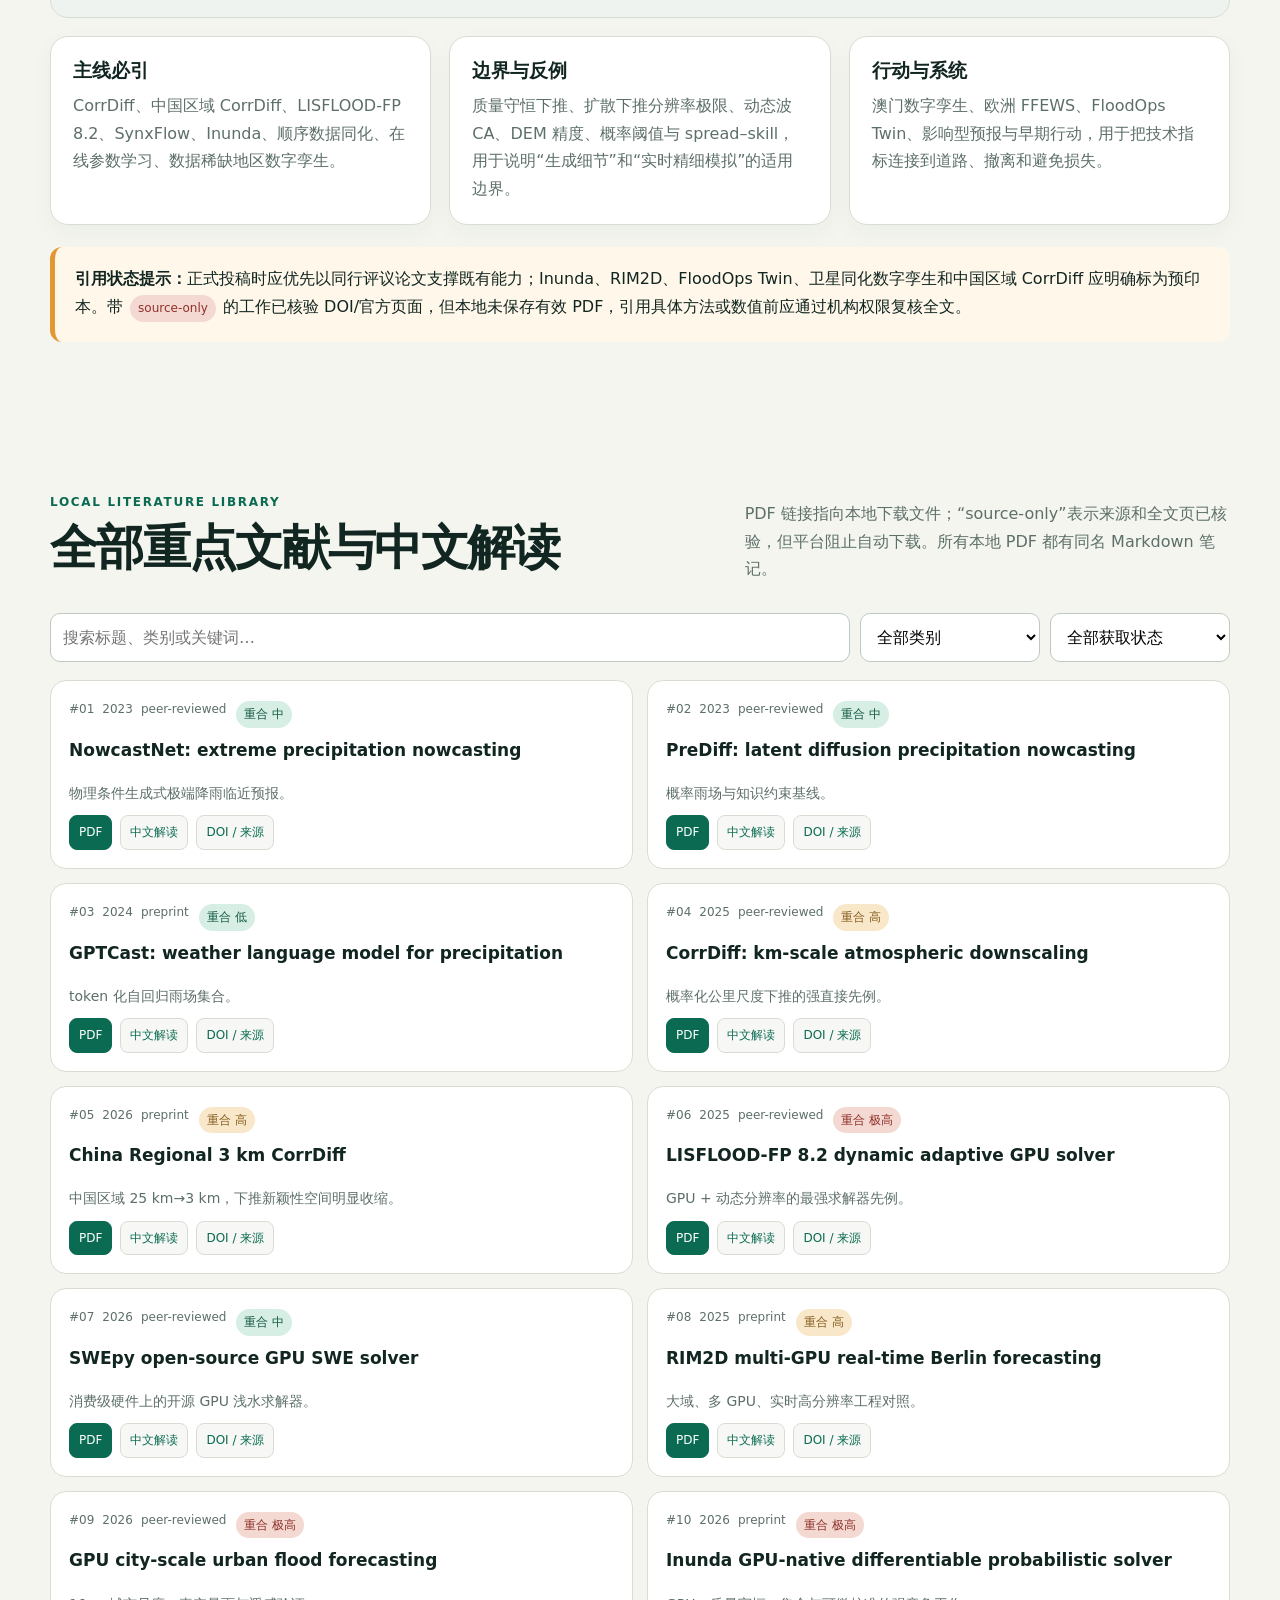
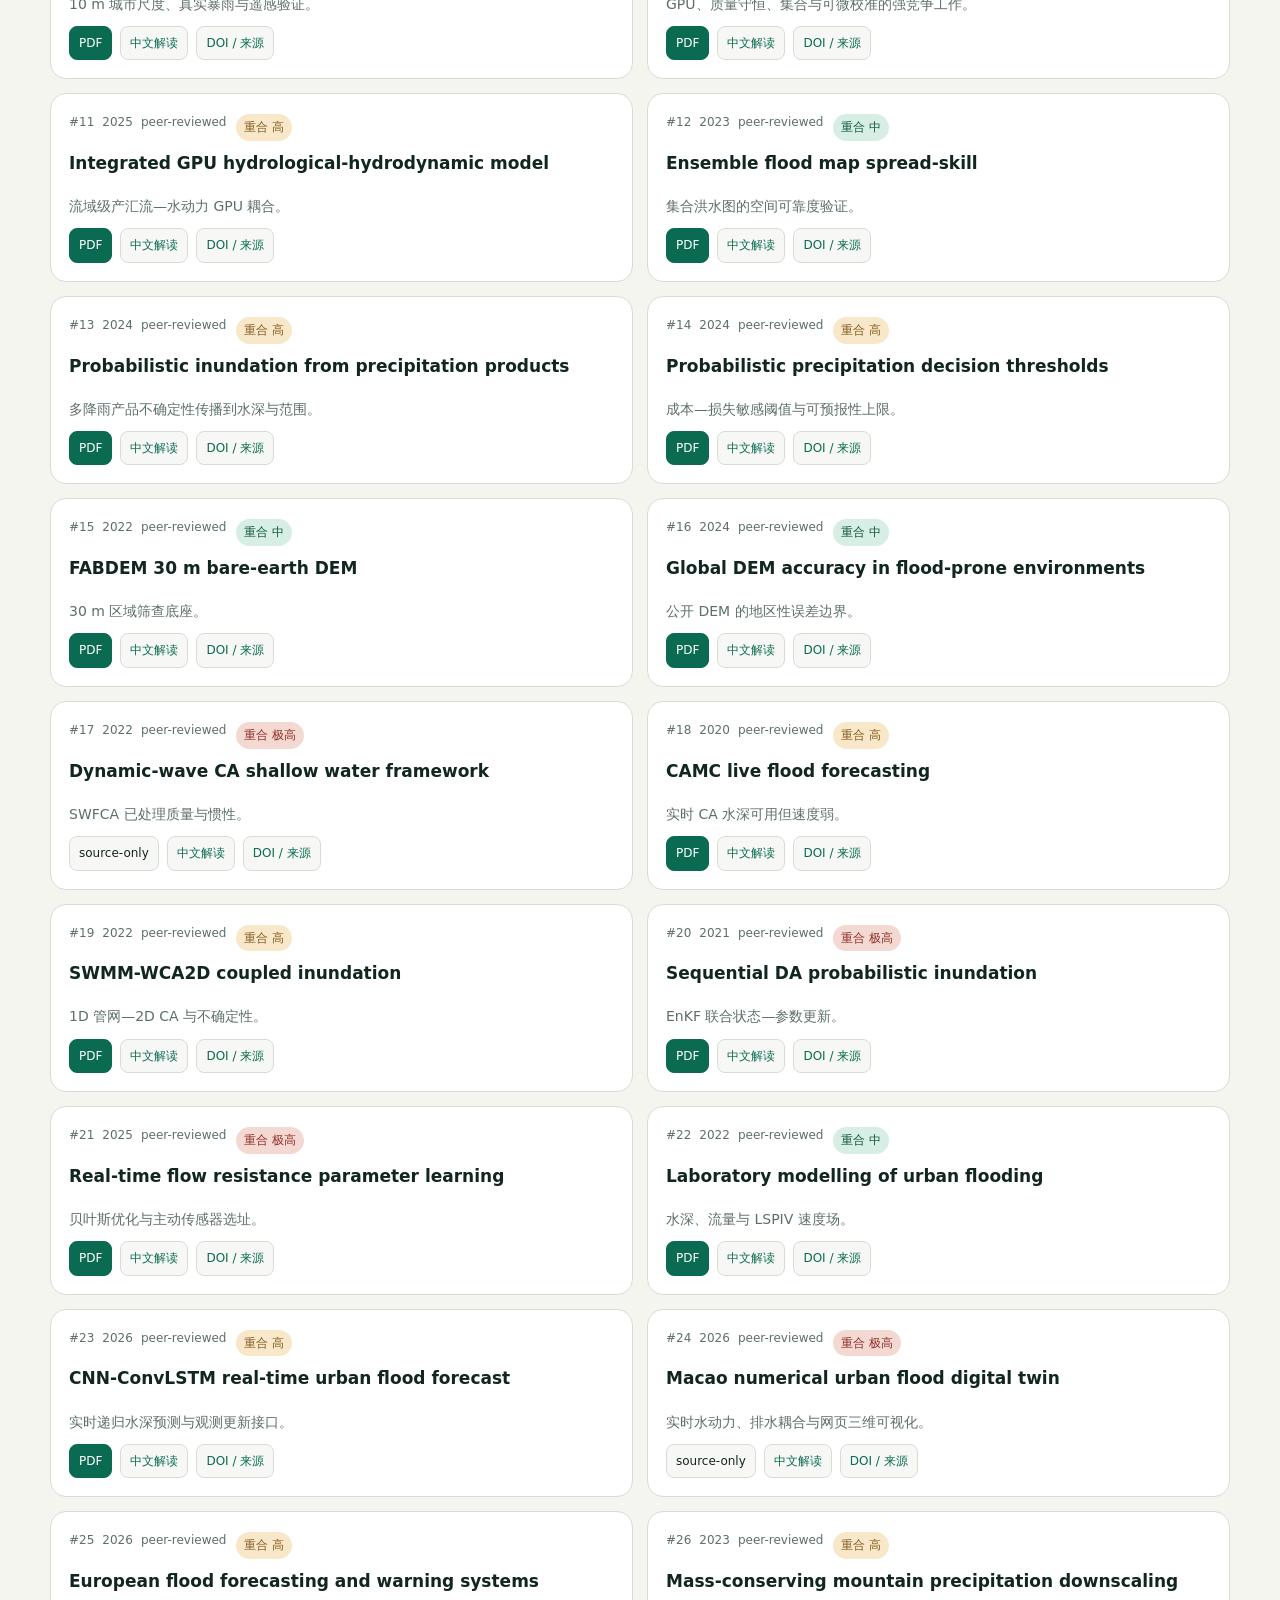
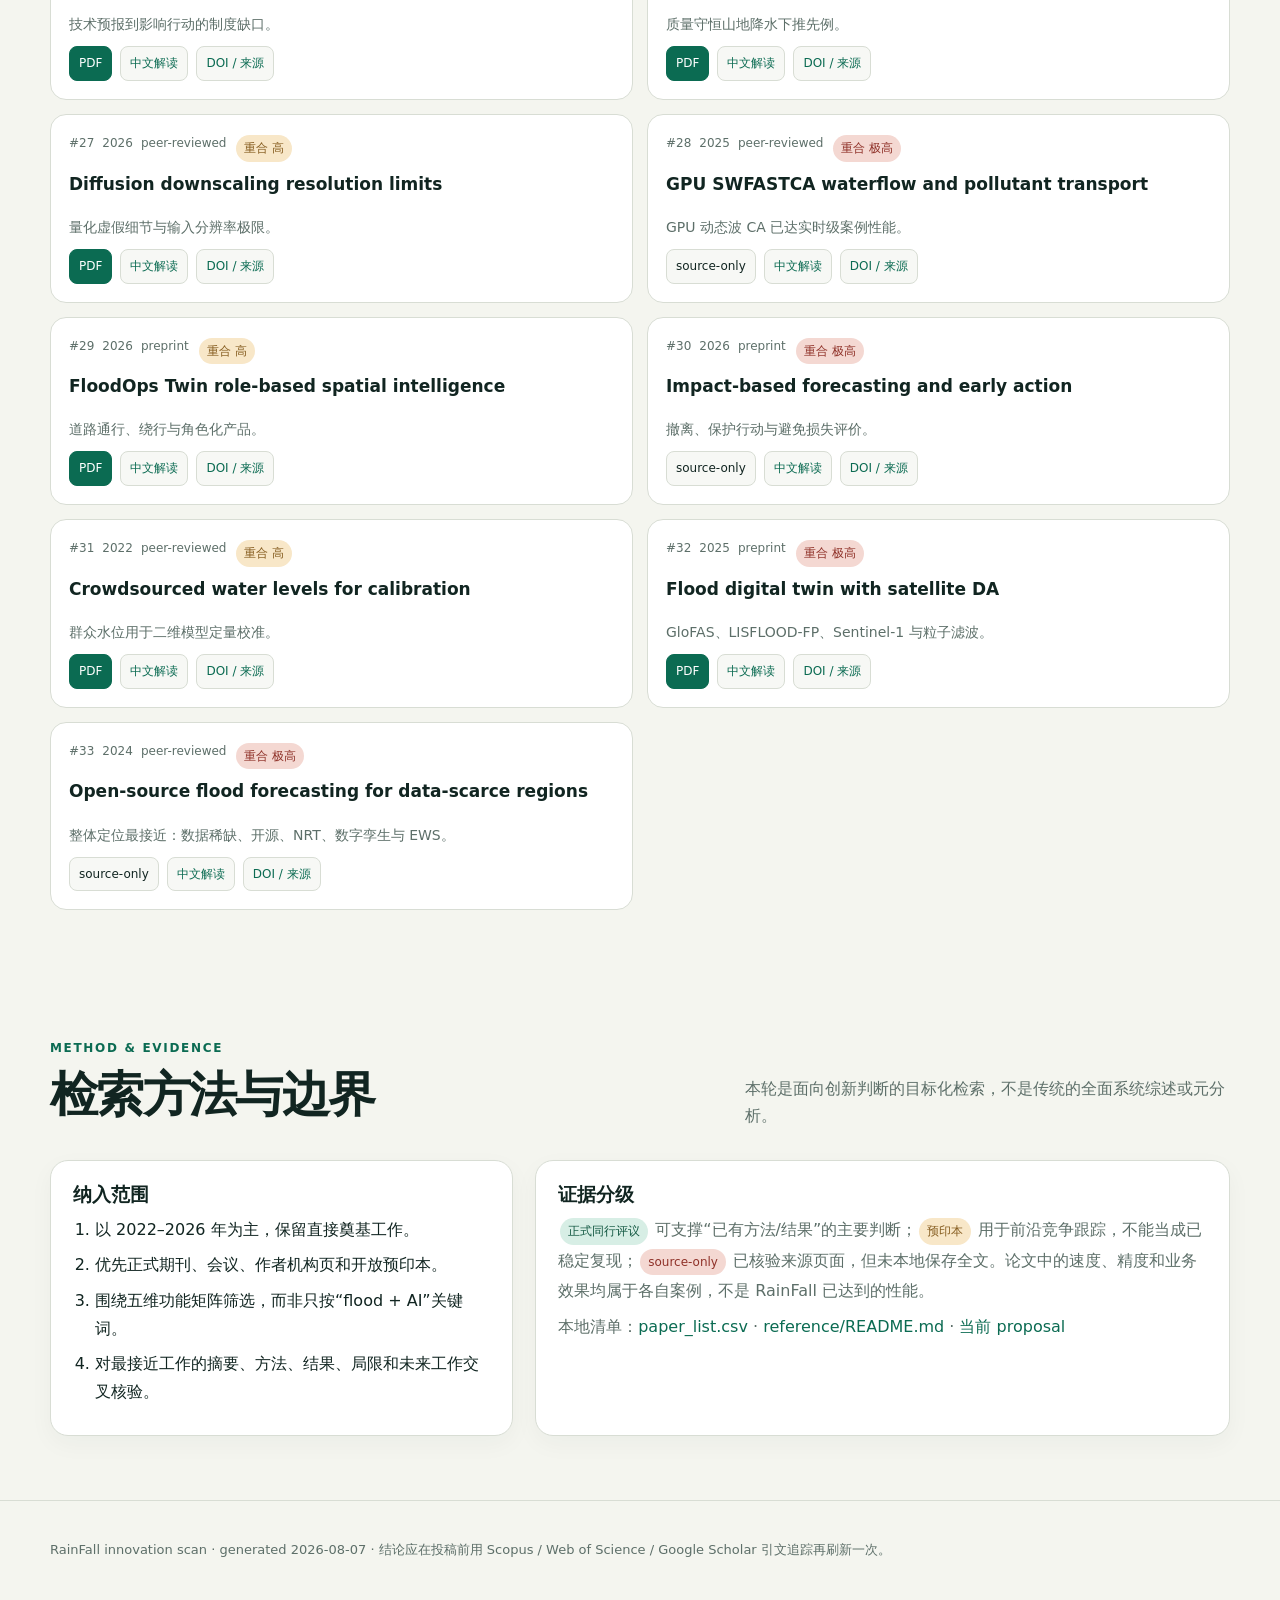
<file: related_works.html>
<!doctype html>
<html lang="zh-CN">
<head>
  <meta charset="utf-8" />
  <meta name="viewport" content="width=device-width, initial-scale=1" />
  <meta name="description" content="RainFall 项目创新性与 Related Works 文献调研" />
  <title>RainFall · 创新性与 Related Works 调研</title>
  <style>
    :root {
      --ink:#112521; --muted:#5d6f69; --paper:#f4f5ef; --card:#ffffff;
      --line:#d8ddd4; --green:#0b6b52; --mint:#d7eee5; --amber:#e39732;
      --red:#b3493d; --navy:#173c48; --soft:#e9eee8; --shadow:0 18px 50px rgba(25,50,42,.09);
    }
    *{box-sizing:border-box} html{scroll-behavior:smooth}
    body{margin:0;background:var(--paper);color:var(--ink);font-family:Inter,"Noto Sans SC","Microsoft YaHei",system-ui,sans-serif;line-height:1.72;overflow-x:hidden}
    a{color:var(--green);text-decoration:none} a:hover{text-decoration:underline}
    .shell{width:min(1180px,calc(100% - 40px));margin:auto}
    .top{position:sticky;top:0;z-index:10;background:rgba(244,245,239,.92);backdrop-filter:blur(12px);border-bottom:1px solid var(--line)}
    .top .shell{display:flex;align-items:center;justify-content:space-between;min-height:64px;gap:20px}
    .brand{font-weight:850;letter-spacing:.02em;color:var(--ink)}
    nav{display:flex;gap:20px;overflow:auto;white-space:nowrap;font-size:14px} nav a{color:var(--muted)}
    .hero{padding:76px 0 54px;background:radial-gradient(circle at 80% 20%,#cce7dc 0,transparent 34%),linear-gradient(145deg,#f8f8f4,#ecf0e8)}
    .eyebrow{color:var(--green);font-weight:800;letter-spacing:.14em;text-transform:uppercase;font-size:12px}
    h1{font-size:clamp(40px,7vw,78px);line-height:1.02;letter-spacing:-.055em;margin:16px 0 20px;max-width:940px;overflow-wrap:anywhere;word-break:break-word}
    .lead{font-size:clamp(18px,2.4vw,24px);max-width:900px;color:#334d45;margin:0}
    .meta{display:flex;flex-wrap:wrap;gap:10px;margin-top:28px}.pill{border:1px solid #b9c9c1;background:rgba(255,255,255,.65);padding:7px 12px;border-radius:99px;font-size:13px}
    section{padding:64px 0}.section-head{display:grid;grid-template-columns:minmax(0,1.15fr) minmax(300px,.85fr);gap:38px;align-items:end;margin-bottom:30px}
    h2{font-size:clamp(30px,4vw,48px);line-height:1.14;letter-spacing:-.035em;margin:8px 0;overflow-wrap:anywhere;word-break:break-word} h3{line-height:1.25;margin:0 0 10px}
    .section-head p{color:var(--muted);margin:0}
    .verdict{background:var(--ink);color:white;border-radius:24px;padding:34px;box-shadow:var(--shadow);display:grid;grid-template-columns:1.1fr .9fr;gap:28px}
    .verdict h2{color:white;margin-top:0}.verdict p{color:#d2e0db}.verdict strong{color:#9de1c5}
    .score-ring{width:180px;height:180px;border-radius:50%;background:conic-gradient(#e6a33f 0 62%,#39534b 62%);display:grid;place-items:center;margin:auto}
    .score-ring:after{content:"组合创新\A 中等";white-space:pre;text-align:center;display:grid;place-items:center;width:132px;height:132px;background:var(--ink);border-radius:50%;font-weight:850;font-size:20px;line-height:1.2}
    .grid{display:grid;grid-template-columns:repeat(3,1fr);gap:18px}.card{background:var(--card);border:1px solid var(--line);border-radius:18px;padding:22px;box-shadow:0 8px 24px rgba(27,49,42,.04)}
    .card p{color:var(--muted);margin:8px 0 0}.stat strong{display:block;font-size:38px;color:var(--green);line-height:1}.stat span{font-size:13px;color:var(--muted)}
    .callout{border-left:5px solid var(--amber);background:#fff8ea;border-radius:12px;padding:18px 20px;margin:22px 0}
    .matrix-wrap{overflow:auto;background:white;border:1px solid var(--line);border-radius:18px;box-shadow:var(--shadow)}
    table{border-collapse:collapse;width:100%;min-width:850px;font-size:14px}th,td{padding:14px 15px;border-bottom:1px solid var(--line);vertical-align:top;text-align:left}th{background:#edf1ec;color:#3e5550;position:sticky;top:64px}tr:last-child td{border-bottom:0}
    .bar{height:8px;background:#e3e8e2;border-radius:99px;min-width:100px;margin-top:7px;overflow:hidden}.bar i{display:block;height:100%;background:linear-gradient(90deg,var(--amber),var(--red));border-radius:99px}
    .tag{display:inline-flex;padding:3px 8px;border-radius:99px;background:var(--soft);font-size:12px;margin:2px}.tag.high{background:#f4d8d2;color:#8f3128}.tag.mid{background:#f8e7c8;color:#865d20}.tag.good{background:var(--mint);color:#145943}
    .innovation-grid{display:grid;grid-template-columns:repeat(2,1fr);gap:18px}.idea{background:white;border:1px solid var(--line);border-radius:18px;padding:24px;position:relative;overflow:hidden}.idea:before{content:attr(data-score);position:absolute;right:18px;top:12px;font-size:38px;font-weight:900;color:#dce5df}.idea p{color:var(--muted)}.idea ul{padding-left:20px}.idea li{margin:7px 0}
    .route{display:grid;grid-template-columns:repeat(4,1fr);gap:12px}.route .step{background:var(--ink);color:white;padding:20px;border-radius:16px}.route b{color:#a3e1c8}.route p{font-size:13px;color:#d3dedb;margin-bottom:0}
    .draft{background:#eef3ef;border:1px solid var(--line);border-radius:18px;padding:28px}.draft p{margin:0 0 16px}.draft p:last-child{margin-bottom:0}
    .toolbar{display:flex;gap:10px;flex-wrap:wrap;margin-bottom:18px}.toolbar input,.toolbar select{border:1px solid #bdc9c2;border-radius:10px;background:white;padding:10px 12px;font:inherit;min-width:180px}.toolbar input{flex:1}
    .papers{display:grid;grid-template-columns:repeat(2,1fr);gap:14px}.paper{background:white;border:1px solid var(--line);border-radius:16px;padding:18px;display:flex;flex-direction:column;gap:10px}.paper h3{font-size:17px}.paper .sub{font-size:12px;color:var(--muted);display:flex;gap:8px;flex-wrap:wrap}.paper p{font-size:14px;color:var(--muted);margin:0}.links{display:flex;gap:8px;flex-wrap:wrap;margin-top:auto}.btn{padding:6px 9px;border-radius:8px;border:1px solid var(--line);font-size:12px;background:#f7f8f5}.btn.primary{background:var(--green);color:white;border-color:var(--green)}
    .method{display:grid;grid-template-columns:.8fr 1.2fr;gap:22px}.method ol{margin:0;padding-left:22px}.method li{margin-bottom:8px}
    footer{padding:38px 0 70px;color:var(--muted);font-size:13px;border-top:1px solid var(--line)}
    @media(max-width:860px){.section-head,.verdict,.method{grid-template-columns:minmax(0,1fr)}.grid{grid-template-columns:minmax(0,1fr)}.innovation-grid,.papers{grid-template-columns:minmax(0,1fr)}.route{grid-template-columns:1fr 1fr}nav{display:none}.score-ring{margin:8px 0}.verdict>*{min-width:0}}
    @media(max-width:520px){.shell{width:min(calc(100% - 24px),1180px)}.hero{padding-top:52px}.hero h1{font-size:37px;letter-spacing:-.04em}.lead{font-size:17px}.verdict{padding:25px 22px}.verdict h2{font-size:30px}.route{grid-template-columns:1fr}section{padding:48px 0}.pill{white-space:normal}}
  </style>
</head>
<body>
  <header class="top"><div class="shell"><a class="brand" href="#top">RAINFALL / RELATED WORKS</a><nav><a href="#verdict">判断</a><a href="#competitors">重合度</a><a href="#innovation">创新点</a><a href="#draft">Related Works</a><a href="#library">文献库</a><a href="#method">方法</a></nav></div></header>

  <main id="top">
    <section class="hero"><div class="shell">
      <div class="eyebrow">Novelty scan · updated 2026-08-07</div>
      <h1>不是“有没有人做过”，而是还剩下什么值得发表</h1>
      <p class="lead">围绕当前 proposal 的五条链路——动态降雨、概率下推、多尺度水动力、在线观测更新、行动决策——逐项检索直接先例，并判断 RainFall 与已有工作的重合程度。</p>
      <div class="meta"><span class="pill">33 篇重点论文</span><span class="pill">28 份已下载 PDF</span><span class="pill">28 份同名中文解读</span><span class="pill">5 篇 source-only</span><span class="pill">以 2022–2026 为主</span></div>
    </div></section>

    <section id="verdict"><div class="shell">
      <div class="verdict">
        <div><div class="eyebrow" style="color:#8fd9bc">Executive verdict</div><h2>没有发现一篇论文完全复制 RainFall，但四个“创新点”单独看都已有强先例。</h2>
          <p>当前方案的创新性不是“高”，而是<strong>有条件的中等</strong>：GPU、多尺度、概率降雨、数据同化、数字孪生和行动输出都已经分别甚至成组出现。最接近的工作是数据稀缺地区开源洪水数字孪生、Inunda、LISFLOOD-FP 8.2、澳门洪水数字孪生和影响型预报。</p>
          <p>真正可守住的贡献是：<strong>守恒且可识别的短临降雨集合 → 风险/拓扑触发的 CA–SWE 异构多尺度求解 → 异质观测在线更新 → 概率道路与脆弱人群行动</strong>，并在广西村镇用跨事件盲测证明它比强基线更快、更可靠、更有行动价值。</p>
        </div>
        <div class="score-ring" aria-label="当前组合创新性中等"></div>
      </div>
      <div class="grid" style="margin-top:18px">
        <article class="card stat"><strong>0</strong><span>完全同构的单篇论文</span><p>未发现同时覆盖广西村镇、守恒雨场、多尺度异构求解、在线异质同化和行动验证的完整实现。</p></article>
        <article class="card stat"><strong>5</strong><span>整体定位上的直接竞争工作</span><p>Rápalo 2024、Inunda 2026、Ai 2026、Wadhwa 2026、LISFLOOD-FP 8.2。</p></article>
        <article class="card stat"><strong>4/4</strong><span>现有创新表述已有先例</span><p>需要从技术名词改写为可检验机制与独立证据。</p></article>
      </div>
      <div class="callout"><strong>证据边界：</strong>“未发现完全同构论文”是截至 2026-08-07 的目标化检索结论，不等于对所有语言、数据库、专利和未公开项目的穷尽性证明；重合百分比是依据五维功能矩阵形成的专家启发式评分，不是文本相似度或法律意义上的查重。</div>
    </div></section>

    <section id="competitors"><div class="shell">
      <div class="section-head"><div><div class="eyebrow">Closest prior art</div><h2>最接近工作的重合度</h2></div><p>评分维度为：概率降雨/集合、多尺度水动力、在线更新、行动输出、数据稀缺村镇场景。重合高不代表对方更好，只表示它已占据相应的新颖性空间。</p></div>
      <div class="matrix-wrap"><table>
        <thead><tr><th>工作</th><th>核心已做内容</th><th>重合度</th><th>RainFall 仍可区分</th></tr></thead>
        <tbody>
          <tr><td><b>Rápalo et al., 2024</b><br><span class="tag high">最接近整体定位</span></td><td>数据稀缺地区；开源；近实时降水；水文—水动力；数字孪生；早期预警。</td><td><b>82%</b><div class="bar"><i style="width:82%"></i></div></td><td>广西村镇 30/5/1 m 层级、守恒短临雨场、风险触发异构求解和转移行动盲测。</td></tr>
          <tr><td><b>Inunda, 2026</b><br><span class="tag high">算法强竞争</span></td><td>GPU 原生、质量守恒、可微分校准、真实事件、18 成员概率洪水。</td><td><b>78%</b><div class="bar"><i style="width:78%"></i></div></td><td>山地村镇、动态多尺度切换、异质观测、道路/撤离决策和业务治理。</td></tr>
          <tr><td><b>Ai et al., 2026</b></td><td>数值洪水数字孪生、地表—排水耦合、实时模拟、网页/三维可视化、澳门案例。</td><td><b>73%</b><div class="bar"><i style="width:73%"></i></div></td><td>概率集合、数据稀缺、行动优化和跨事件验证。</td></tr>
          <tr><td><b>Wadhwa et al., 2026</b></td><td>10 m 城市尺度 GPU 水动力、真实暴雨、遥感验证、实时决策定位。</td><td><b>70%</b><div class="bar"><i style="width:70%"></i></div></td><td>更短滚动时限、多尺度预算、山地/村镇、同化与撤离效果。</td></tr>
          <tr><td><b>LISFLOOD-FP 8.2, 2025</b></td><td>GPU、多小波 DG、逐时间步动态分辨率适配、多尺度洪水。</td><td><b>68%</b><div class="bar"><i style="width:68%"></i></div></td><td>风险与水文拓扑共同触发、CA–SWE 切换、守恒跨接口和行动目标。</td></tr>
          <tr><td><b>Jafarzadegan et al., 2021</b></td><td>EnKF、状态与参数联合更新、LISFLOOD-FP、实时概率淹没。</td><td><b>62%</b><div class="bar"><i style="width:62%"></i></div></td><td>分钟级山洪、多源低质量观测、主动传感和行动增益。</td></tr>
          <tr><td><b>Pontman et al., 2026</b></td><td>影响预报、家庭撤离与保护行动、误报/漏报和避免损失评价。</td><td><b>58%</b><div class="bar"><i style="width:58%"></i></div></td><td>细粒度概率水动力、动态道路网络、村镇转移窗口与实地演练。</td></tr>
          <tr><td><b>FloodOps Twin, 2026</b></td><td>角色化界面、道路通行、自动绕行、设施与经济暴露。</td><td><b>57%</b><div class="bar"><i style="width:57%"></i></div></td><td>预测模型、概率优化、用户实验和真实行动绩效。</td></tr>
        </tbody>
      </table></div>
    </div></section>

    <section id="innovation"><div class="shell">
      <div class="section-head"><div><div class="eyebrow">Reframing novelty</div><h2>四个创新点需要怎样改写</h2></div><p>右上角分数是“按当前 proposal 文案作为独立创新”的稳健性，5 分最高。每项都给出更可发表的机制化版本。</p></div>
      <div class="innovation-grid">
        <article class="idea" data-score="2/5"><h3>01 · 守恒且概率化的降雨下推</h3><p><b>当前问题：</b>概率扩散下推、极端尾部和质量守恒都已有先例；中国区域 CorrDiff 已到 3 km。</p><ul><li>改为“雷达—站点—NWP 在线后验融合”，不是单模型超分。</li><li>同时约束粗格总量、雨团平移连续、极端分位数和水文响应。</li><li>建立“可辨识尺度/虚假细节”诊断，并把下推不确定性传入水深与行动。</li></ul><span class="tag good">改写后潜力 4/5</span></article>
        <article class="idea" data-score="2/5"><h3>02 · 事件驱动的多尺度计算</h3><p><b>当前问题：</b>LISFLOOD-FP 已完成 GPU 动态分辨率；RIM2D 和 SynxFlow 已做大域实时计算。</p><ul><li>以水文拓扑、风险暴露和局部误差共同触发，而非只看波动系数。</li><li>低风险 CA、高风险 SWE 的异构切换必须共享守恒通量和状态。</li><li>报告切换误差、接缝误差、漏激活风险和固定算力下的 Pareto 前沿。</li></ul><span class="tag good">改写后潜力 4/5</span></article>
        <article class="idea" data-score="2/5"><h3>03 · 观测同化与在线参数更新</h3><p><b>当前问题：</b>EnKF、粒子滤波、在线阻力学习、卫星和众包校准均已有研究。</p><ul><li>显式区分状态更新与参数学习，证明可辨识性。</li><li>对站点、视频、遥感、洪痕和群众上报建立不同误差模型与时效权重。</li><li>用风险驱动的主动传感器选择，在有限观测预算下最大化行动价值。</li></ul><span class="tag good">改写后潜力 4/5</span></article>
        <article class="idea" data-score="2/5"><h3>04 · 从水深场到行动策略</h3><p><b>当前问题：</b>影响预报、角色化数字孪生、动态绕行和撤离效果评价已有直接先例。</p><ul><li>联合优化提前量、虚警代价、漏报生命风险与道路可达性。</li><li>对村干部、指挥员和居民输出不同证据和拒答/降级条件。</li><li>用演练或历史盲测评价“是否更早且更正确行动”，不是只看地图精度。</li></ul><span class="tag good">改写后潜力 4/5</span></article>
      </div>
    </div></section>

    <section><div class="shell">
      <div class="section-head"><div><div class="eyebrow">Defensible contribution</div><h2>建议收缩成一条主贡献链</h2></div><p>不要同时声称四个模块都“首次”。将论文主线压到一个可重复、可对照、可否证的端到端命题。</p></div>
      <div class="route">
        <div class="step"><b>01 守恒集合</b><p>多源短临雨场后验与虚假细节诊断。</p></div>
        <div class="step"><b>02 风险触发</b><p>拓扑 + 暴露 + 误差驱动异构加密。</p></div>
        <div class="step"><b>03 在线纠偏</b><p>异质观测质量模型与状态/参数分离更新。</p></div>
        <div class="step"><b>04 行动验证</b><p>动态道路、转移窗口与成本敏感阈值。</p></div>
      </div>
      <div class="callout"><b>推荐核心命题：</b>在固定计算和观测预算下，风险—拓扑触发的守恒多尺度集合系统，能否相较全域粗网格、全域细网格和单一确定性模型，在广西数据稀缺村镇同时提高高风险地点的概率校准、行动提前量与道路/人员风险识别，并保持全域质量闭合？</div>
    </div></section>

    <section id="draft"><div class="shell">
      <div class="section-head"><div><div class="eyebrow">Updated paper-ready text</div><h2>可直接写入正文的 Related Works</h2></div><p>本节已按33篇重点文献重新组织。正文不使用启发式重合百分比，而以“已有能力—未解决边界—RainFall 差异”展开；预印本与 source-only 证据均明确标注。</p></div>
      <div class="draft">
        <p><b>降雨临近预报与概率下推。</b> 生成式降雨建模已从极端降雨临近预报发展到公里尺度概率下推：<a href="https://doi.org/10.1038/s41586-023-06184-4">NowcastNet</a>引入物理条件生成机制，<a href="https://doi.org/10.48550/arXiv.2307.10422">PreDiff</a>和<a href="https://doi.org/10.1038/s43247-025-02042-5">CorrDiff</a>分别探索潜空间扩散与残差修正扩散，中国区域<a href="https://doi.org/10.5194/egusphere-2026-822">3 km CorrDiff</a><span class="tag mid">预印本</span>进一步缩小了“区域概率下推”本身的新颖性空间。另一方面，<a href="https://doi.org/10.1029/2023GL105326">山地降水质量守恒下推</a>说明粗格总量约束已有明确先例，而<a href="https://doi.org/10.1088/3049-4753/ae7114">扩散下推分辨率极限研究</a>表明，当输入约束不足时，生成模型可能错置对流核心并产生虚假局地极端。因此，RainFall 不把生成细节视为新增观测，而将雷达、站点与数值预报融合为受总量守恒、时空连续、极端分布和可辨识尺度共同约束的集合，并把雨场不确定性继续传播到洪涝与行动输出。</p>
        <p><b>快速、多尺度与异构洪涝模拟。</b> <a href="https://doi.org/10.3390/w12071997">CAMC</a>、<a href="https://doi.org/10.1007/s13753-022-00416-3">SWMM–WCA2D</a>和<a href="https://doi.org/10.1016/j.jhydrol.2022.128449">动态波元胞自动机</a><span class="tag high">source-only</span>已展示 CA 在实时积涝模拟、排水耦合及质量—惯性传播方面的能力；<a href="https://doi.org/10.5194/gmd-18-9827-2025">LISFLOOD-FP 8.2</a>则直接实现 GPU 浅水方程与逐时间步动态分辨率适配。大域实时计算还见于<a href="https://doi.org/10.5194/egusphere-2025-2425">RIM2D</a><span class="tag mid">预印本</span>和<a href="https://doi.org/10.1038/s44304-026-00190-y">SynxFlow 城市尺度研究</a>，而<a href="https://doi.org/10.48550/arXiv.2607.09614">Inunda</a><span class="tag mid">预印本</span>已将 GPU 原生、质量守恒、可微校准和集合概率洪水结合起来。由此，RainFall 的差异不能只是“GPU + 多尺度 + CA/SWE”，而应落实为固定算力预算下由水文拓扑、暴露风险与在线误差共同触发的 CA–SWE 异构切换，并量化跨模型通量闭合、接缝误差和漏激活风险。</p>
        <p><b>概率洪水图、数据同化与在线参数学习。</b> 集合淹没图已有<a href="https://doi.org/10.5194/nhess-23-2769-2023">空间 spread–skill 验证</a>和<a href="https://doi.org/10.5194/nhess-24-2647-2024">多降雨产品不确定性传播</a>方法；<a href="https://doi.org/10.5194/hess-25-4995-2021">顺序数据同化研究</a>已使用 EnKF 联合更新 LISFLOOD-FP 的状态与参数，<a href="https://doi.org/10.1029/2024WR038424">在线阻力参数学习</a>又把传感器选择、贝叶斯优化和实时预报组成闭环。群众水位可用于<a href="https://doi.org/10.1016/j.jhydrol.2022.128467">二维模型校准</a>，卫星洪水图也已进入<a href="https://doi.org/10.48550/arXiv.2505.08553">数字孪生数据同化原型</a><span class="tag mid">预印本</span>。因此，本研究不声称首次同化某一观测类型，而是为雨量、水位、视频、遥感、洪痕与群众上报分别建立质量及时效模型，区分状态更新与参数学习的可辨识性，并检验有限观测预算下同化对概率校准、道路判断和行动提前量的真实增益。</p>
        <p><b>数字孪生、影响预报与行动决策。</b> 面向<a href="https://doi.org/10.1016/j.jhydrol.2024.131929">数据稀缺地区的开源洪水数字孪生</a><span class="tag high">source-only</span>已经整合近实时降水、水文—水动力模拟和早期预警，是 RainFall 整体定位上最接近的先例之一；<a href="https://doi.org/10.1016/j.envsoft.2026.106870">澳门城市洪涝数字孪生</a><span class="tag high">source-only</span>进一步连接地表—排水耦合、实时模拟和三维可视化。业务层面，<a href="https://doi.org/10.5194/nhess-26-1457-2026">欧洲洪水预报与预警系统比较</a>揭示了技术预报转化为影响行动的制度缺口，<a href="https://doi.org/10.31223/X54Z22">FloodOps Twin</a><span class="tag mid">预印本</span>已覆盖角色化界面、道路通行和自动绕行，<a href="https://doi.org/10.2139/ssrn.6966611">影响型预报与早期行动研究</a><span class="tag high">source-only · 预印本</span>则以撤离、保护行动和避免损失评价预警价值。RainFall 因而需要把概率水深、流速与到达时间同动态道路、脆弱人群和设施失效联合起来，并以正确行动、提前量、虚警代价和漏报风险评价，而不能只展示风险地图或可视化平台。</p>
        <p><b>研究缺口与本文定位。</b> 上述研究分别甚至成组覆盖了概率降雨、快速水动力、多尺度计算、实时同化、数字孪生和影响型预警，但尚未形成针对广西数据稀缺村镇、同时受固定算力与有限观测约束的完整可验证链路。RainFall 拟检验的核心命题是：守恒且校准的短临降雨集合，配合风险—拓扑—误差共同触发的 CA–SWE 异构多尺度求解和分源观测在线更新，能否在跨事件盲测中相较全域粗网格、全域细网格及单一确定性模型，同时改善高风险地点的概率可靠度、行动提前量、道路失效与脆弱人群识别，并保持全域质量闭合。这里的“研究缺口”是本轮目标化检索形成的可检验定位，不是对所有数据库、专利和未公开系统的绝对空白声明。</p>
      </div>
      <div class="grid" style="margin-top:18px">
        <article class="card"><h3>主线必引</h3><p>CorrDiff、中国区域 CorrDiff、LISFLOOD-FP 8.2、SynxFlow、Inunda、顺序数据同化、在线参数学习、数据稀缺地区数字孪生。</p></article>
        <article class="card"><h3>边界与反例</h3><p>质量守恒下推、扩散下推分辨率极限、动态波 CA、DEM 精度、概率阈值与 spread–skill，用于说明“生成细节”和“实时精细模拟”的适用边界。</p></article>
        <article class="card"><h3>行动与系统</h3><p>澳门数字孪生、欧洲 FFEWS、FloodOps Twin、影响型预报与早期行动，用于把技术指标连接到道路、撤离和避免损失。</p></article>
      </div>
      <div class="callout"><b>引用状态提示：</b>正式投稿时应优先以同行评议论文支撑既有能力；Inunda、RIM2D、FloodOps Twin、卫星同化数字孪生和中国区域 CorrDiff 应明确标为预印本。带 <span class="tag high">source-only</span> 的工作已核验 DOI/官方页面，但本地未保存有效 PDF，引用具体方法或数值前应通过机构权限复核全文。</div>
    </div></section>

    <section id="library"><div class="shell">
      <div class="section-head"><div><div class="eyebrow">Local literature library</div><h2>全部重点文献与中文解读</h2></div><p>PDF 链接指向本地下载文件；“source-only”表示来源和全文页已核验，但平台阻止自动下载。所有本地 PDF 都有同名 Markdown 笔记。</p></div>
      <div class="toolbar"><input id="search" type="search" placeholder="搜索标题、类别或关键词…" /><select id="category"><option value="">全部类别</option></select><select id="access"><option value="">全部获取状态</option><option value="pdf">已下载 PDF</option><option value="source-only">source-only</option></select></div>
      <div class="papers" id="papers"></div>
    </div></section>

    <section id="method"><div class="shell">
      <div class="section-head"><div><div class="eyebrow">Method & evidence</div><h2>检索方法与边界</h2></div><p>本轮是面向创新判断的目标化检索，不是传统的全面系统综述或元分析。</p></div>
      <div class="method">
        <article class="card"><h3>纳入范围</h3><ol><li>以 2022–2026 年为主，保留直接奠基工作。</li><li>优先正式期刊、会议、作者机构页和开放预印本。</li><li>围绕五维功能矩阵筛选，而非只按“flood + AI”关键词。</li><li>对最接近工作的摘要、方法、结果、局限和未来工作交叉核验。</li></ol></article>
        <article class="card"><h3>证据分级</h3><p><span class="tag good">正式同行评议</span> 可支撑“已有方法/结果”的主要判断；<span class="tag mid">预印本</span> 用于前沿竞争跟踪，不能当成已稳定复现；<span class="tag high">source-only</span> 已核验来源页面，但未本地保存全文。论文中的速度、精度和业务效果均属于各自案例，不是 RainFall 已达到的性能。</p><p>本地清单：<a href="reference/paper_list.csv">paper_list.csv</a> · <a href="reference/README.md">reference/README.md</a> · <a href="rainfall_proposal.html">当前 proposal</a></p></article>
      </div>
    </div></section>
  </main>

  <footer><div class="shell">RainFall innovation scan · generated 2026-08-07 · 结论应在投稿前用 Scopus / Web of Science / Google Scholar 引文追踪再刷新一次。</div></footer>

  <script>
    const papers = [
      [1,2023,'peer-reviewed','降雨临近预报','NowcastNet: extreme precipitation nowcasting','中','papers/01_2023_NowcastNet_extreme_precipitation','10.1038/s41586-023-06184-4','物理条件生成式极端降雨临近预报。'],
      [2,2023,'peer-reviewed','降雨临近预报','PreDiff: latent diffusion precipitation nowcasting','中','papers/02_2023_PreDiff_precipitation_nowcasting','10.48550/arXiv.2307.10422','概率雨场与知识约束基线。'],
      [3,2024,'preprint','降雨临近预报','GPTCast: weather language model for precipitation','低','papers/03_2024_GPTCast_weather_language_model','10.48550/arXiv.2407.02089','token 化自回归雨场集合。'],
      [4,2025,'peer-reviewed','概率下推','CorrDiff: km-scale atmospheric downscaling','高','papers/04_2025_CorrDiff_km_scale_downscaling','10.1038/s43247-025-02042-5','概率化公里尺度下推的强直接先例。'],
      [5,2026,'preprint','概率下推','China Regional 3 km CorrDiff','高','papers/05_2026_China_3km_CorrDiff_downscaling_preprint','10.5194/egusphere-2026-822','中国区域 25 km→3 km，下推新颖性空间明显收缩。'],
      [6,2025,'peer-reviewed','多尺度水动力','LISFLOOD-FP 8.2 dynamic adaptive GPU solver','极高','papers/06_2025_LISFLOOD_FP_8_2_GPU_multiscale','10.5194/gmd-18-9827-2025','GPU + 动态分辨率的最强求解器先例。'],
      [7,2026,'peer-reviewed','GPU水动力','SWEpy open-source GPU SWE solver','中','papers/07_2026_SWEpy_GPU_solver','10.5194/gmd-19-3953-2026','消费级硬件上的开源 GPU 浅水求解器。'],
      [8,2025,'preprint','GPU水动力','RIM2D multi-GPU real-time Berlin forecasting','高','papers/08_2025_RIM2D_real_time_high_resolution_preprint','10.5194/egusphere-2025-2425','大域、多 GPU、实时高分辨率工程对照。'],
      [9,2026,'peer-reviewed','GPU水动力','GPU city-scale urban flood forecasting','极高','papers/09_2026_GPU_city_scale_flood_forecasting','10.1038/s44304-026-00190-y','10 m 城市尺度、真实暴雨与遥感验证。'],
      [10,2026,'preprint','概率水动力','Inunda GPU-native differentiable probabilistic solver','极高','papers/10_2026_Inunda_GPU_native_probabilistic_flood_preprint','10.48550/arXiv.2607.09614','GPU、质量守恒、集合与可微校准的强竞争工作。'],
      [11,2025,'peer-reviewed','水文水动力','Integrated GPU hydrological-hydrodynamic model','高','papers/11_2025_GPU_catchment_rainfall_flood_model','10.3390/atmos16070809','流域级产汇流—水动力 GPU 耦合。'],
      [12,2023,'peer-reviewed','概率验证','Ensemble flood map spread-skill','中','papers/12_2023_Ensemble_flood_maps_spread_skill','10.5194/nhess-23-2769-2023','集合洪水图的空间可靠度验证。'],
      [13,2024,'peer-reviewed','概率验证','Probabilistic inundation from precipitation products','高','papers/13_2024_Probabilistic_flood_mapping_precipitation_products','10.5194/nhess-24-2647-2024','多降雨产品不确定性传播到水深与范围。'],
      [14,2024,'peer-reviewed','行动阈值','Probabilistic precipitation decision thresholds','高','papers/14_2024_Probabilistic_precipitation_decision_thresholds','10.5194/nhess-24-2793-2024','成本—损失敏感阈值与可预报性上限。'],
      [15,2022,'peer-reviewed','地形数据','FABDEM 30 m bare-earth DEM','中','papers/15_2022_FABDEM_30m_bare_earth_DEM','10.1088/1748-9326/ac4d4f','30 m 区域筛查底座。'],
      [16,2024,'peer-reviewed','地形数据','Global DEM accuracy in flood-prone environments','中','papers/16_2024_Global_DEM_accuracy_flood_prone','10.1080/17538947.2024.2308734','公开 DEM 的地区性误差边界。'],
      [17,2022,'peer-reviewed','元胞自动机','Dynamic-wave CA shallow water framework','极高','papers/17_2022_Dynamic_wave_cellular_automata_source_only','10.1016/j.jhydrol.2022.128449','SWFCA 已处理质量与惯性。','source-only'],
      [18,2020,'peer-reviewed','元胞自动机','CAMC live flood forecasting','高','papers/18_2020_CAMC_live_flood_forecasting','10.3390/w12071997','实时 CA 水深可用但速度弱。'],
      [19,2022,'peer-reviewed','排水耦合','SWMM-WCA2D coupled inundation','高','papers/19_2022_SWMM_WCA2D_coupled_model','10.1007/s13753-022-00416-3','1D 管网—2D CA 与不确定性。'],
      [20,2021,'peer-reviewed','在线更新','Sequential DA probabilistic inundation','极高','papers/20_2021_Sequential_DA_probabilistic_inundation','10.5194/hess-25-4995-2021','EnKF 联合状态—参数更新。'],
      [21,2025,'peer-reviewed','在线更新','Real-time flow resistance parameter learning','极高','papers/21_2025_Real_time_parameter_learning','10.1029/2024WR038424','贝叶斯优化与主动传感器选址。'],
      [22,2022,'peer-reviewed','验证数据','Laboratory modelling of urban flooding','中','papers/22_2022_Laboratory_urban_flooding_dataset','10.1038/s41597-022-01282-w','水深、流量与 LSPIV 速度场。'],
      [23,2026,'peer-reviewed','代理模型','CNN-ConvLSTM real-time urban flood forecast','高','papers/23_2026_CNN_ConvLSTM_urban_flood_forecasting','10.5194/hess-30-1625-2026','实时递归水深预测与观测更新接口。'],
      [24,2026,'peer-reviewed','数字孪生','Macao numerical urban flood digital twin','极高','papers/24_2026_Urban_flood_digital_twin_Macao_source_only','10.1016/j.envsoft.2026.106870','实时水动力、排水耦合与网页三维可视化。','source-only'],
      [25,2026,'peer-reviewed','行动预警','European flood forecasting and warning systems','高','papers/25_2026_Flood_forecasting_early_warning_systems','10.5194/nhess-26-1457-2026','技术预报到影响行动的制度缺口。'],
      [26,2023,'peer-reviewed','概率下推','Mass-conserving mountain precipitation downscaling','高','papers/26_2023_Mass_conserving_precipitation_downscaling','10.1029/2023GL105326','质量守恒山地降水下推先例。'],
      [27,2026,'peer-reviewed','概率下推','Diffusion downscaling resolution limits','高','papers/27_2026_Diffusion_downscaling_resolution_limits','10.1088/3049-4753/ae7114','量化虚假细节与输入分辨率极限。'],
      [28,2025,'peer-reviewed','元胞自动机','GPU SWFASTCA waterflow and pollutant transport','极高','papers/28_2025_GPU_CA_waterflow_pollutant_source_only','10.1016/j.wroa.2025.100397','GPU 动态波 CA 已达实时级案例性能。','source-only'],
      [29,2026,'preprint','行动预警','FloodOps Twin role-based spatial intelligence','高','papers/29_2026_FloodOps_Twin_preprint','10.31223/X54Z22','道路通行、绕行与角色化产品。'],
      [30,2026,'preprint','行动预警','Impact-based forecasting and early action','极高','papers/30_2026_Impact_based_forecasting_early_action_source_only','10.2139/ssrn.6966611','撤离、保护行动与避免损失评价。','source-only'],
      [31,2022,'peer-reviewed','在线更新','Crowdsourced water levels for calibration','高','papers/31_2022_Crowdsourced_water_levels_calibration','10.1016/j.jhydrol.2022.128467','群众水位用于二维模型定量校准。'],
      [32,2025,'preprint','数字孪生','Flood digital twin with satellite DA','极高','papers/32_2025_Flood_digital_twin_satellite_DA_preprint','10.48550/arXiv.2505.08553','GloFAS、LISFLOOD-FP、Sentinel-1 与粒子滤波。'],
      [33,2024,'peer-reviewed','数字孪生','Open-source flood forecasting for data-scarce regions','极高','papers/33_2024_Data_scarce_open_source_flood_digital_twin_source_only','10.1016/j.jhydrol.2024.131929','整体定位最接近：数据稀缺、开源、NRT、数字孪生与 EWS。','source-only']
    ];
    const box=document.getElementById('papers'), q=document.getElementById('search'), cat=document.getElementById('category'), acc=document.getElementById('access');
    [...new Set(papers.map(p=>p[3]))].sort().forEach(v=>cat.insertAdjacentHTML('beforeend',`<option>${v}</option>`));
    function render(){const term=q.value.trim().toLowerCase(), cv=cat.value, av=acc.value; const rows=papers.filter(p=>{const state=p[9]||'pdf';return (!term||p.join(' ').toLowerCase().includes(term))&&(!cv||p[3]===cv)&&(!av||state===av)});box.innerHTML=rows.map(p=>{const state=p[9]||'pdf', local=state==='pdf'?`<a class="btn primary" href="reference/${p[6]}.pdf">PDF</a>`:`<span class="btn">source-only</span>`;return `<article class="paper"><div class="sub"><span>#${String(p[0]).padStart(2,'0')}</span><span>${p[1]}</span><span>${p[2]}</span><span class="tag ${p[5].includes('极')?'high':p[5]==='高'?'mid':'good'}">重合 ${p[5]}</span></div><h3>${p[4]}</h3><p>${p[8]}</p><div class="links">${local}<a class="btn" href="reference/${p[6]}.md">中文解读</a><a class="btn" href="https://doi.org/${p[7]}">DOI / 来源</a></div></article>`}).join('')||'<p>没有匹配结果。</p>'}
    [q,cat,acc].forEach(el=>el.addEventListener('input',render)); render();
  </script>
</body>
</html>
</file>
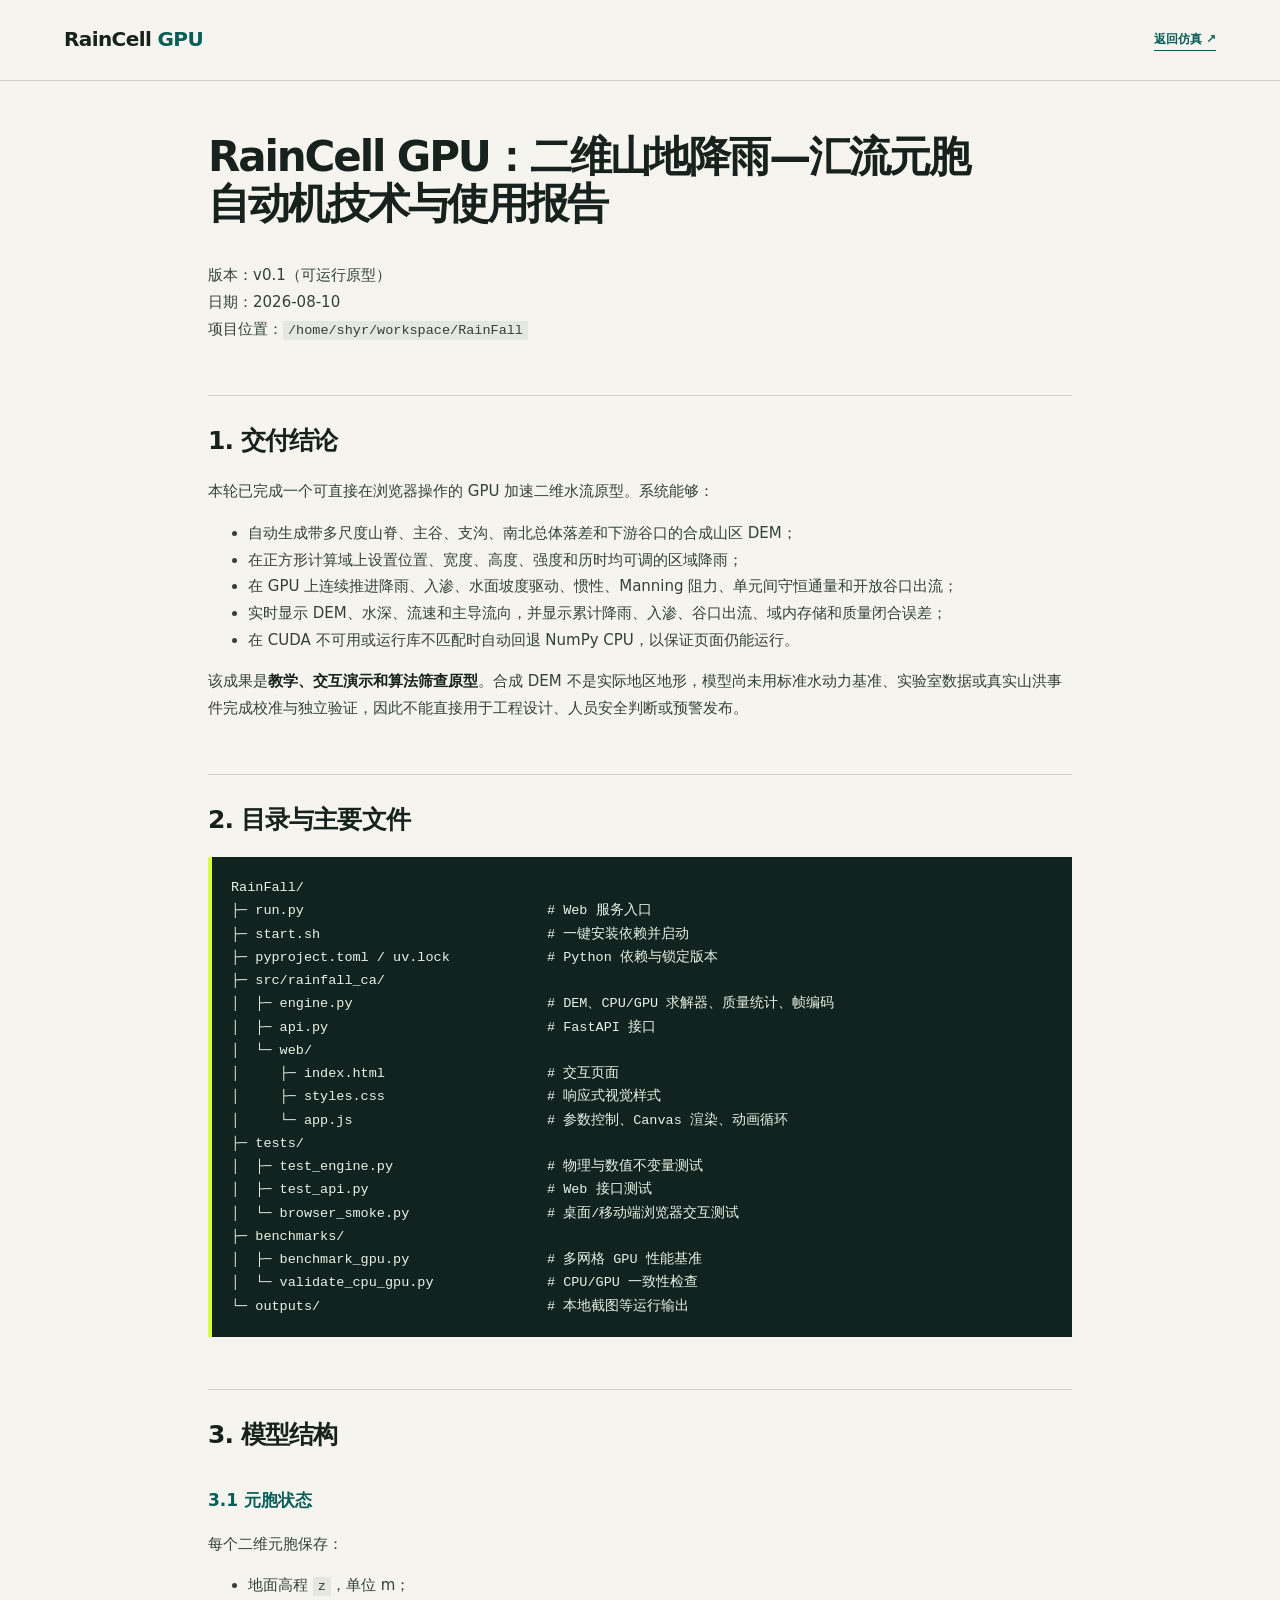
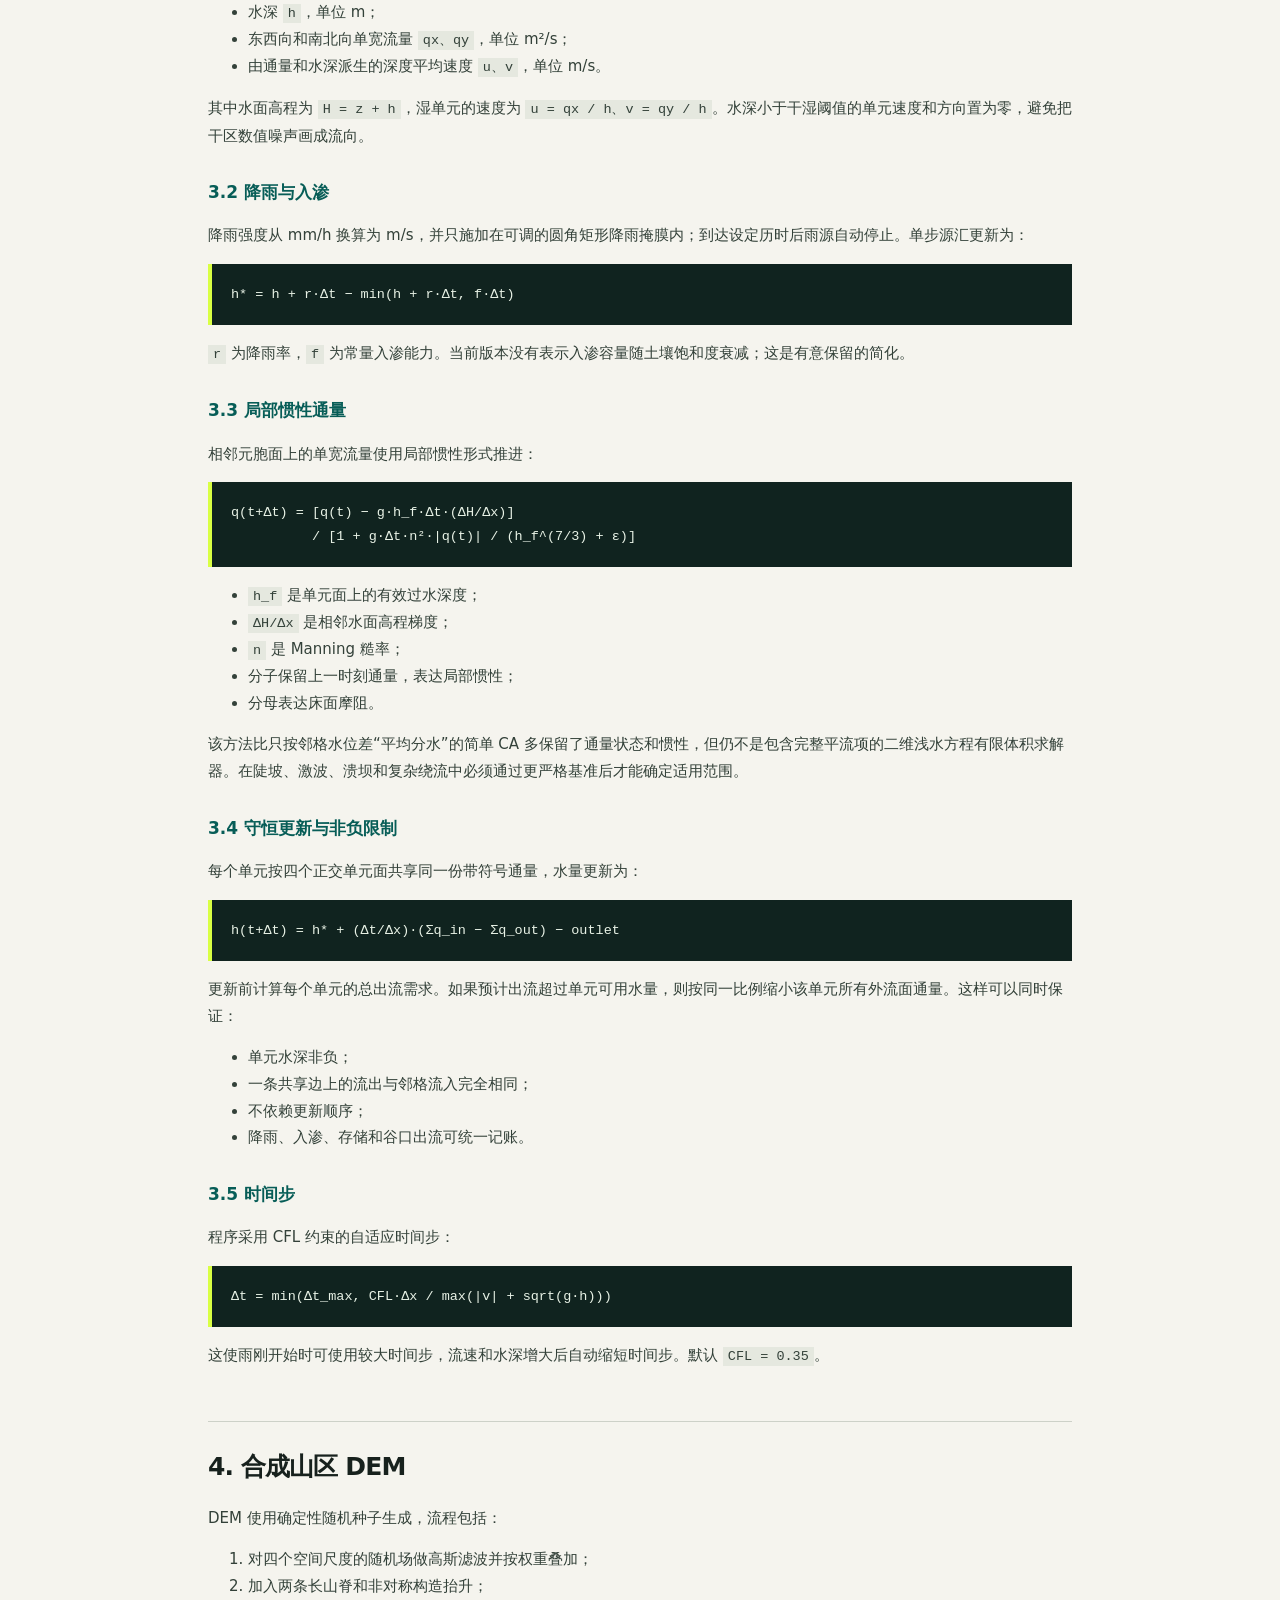
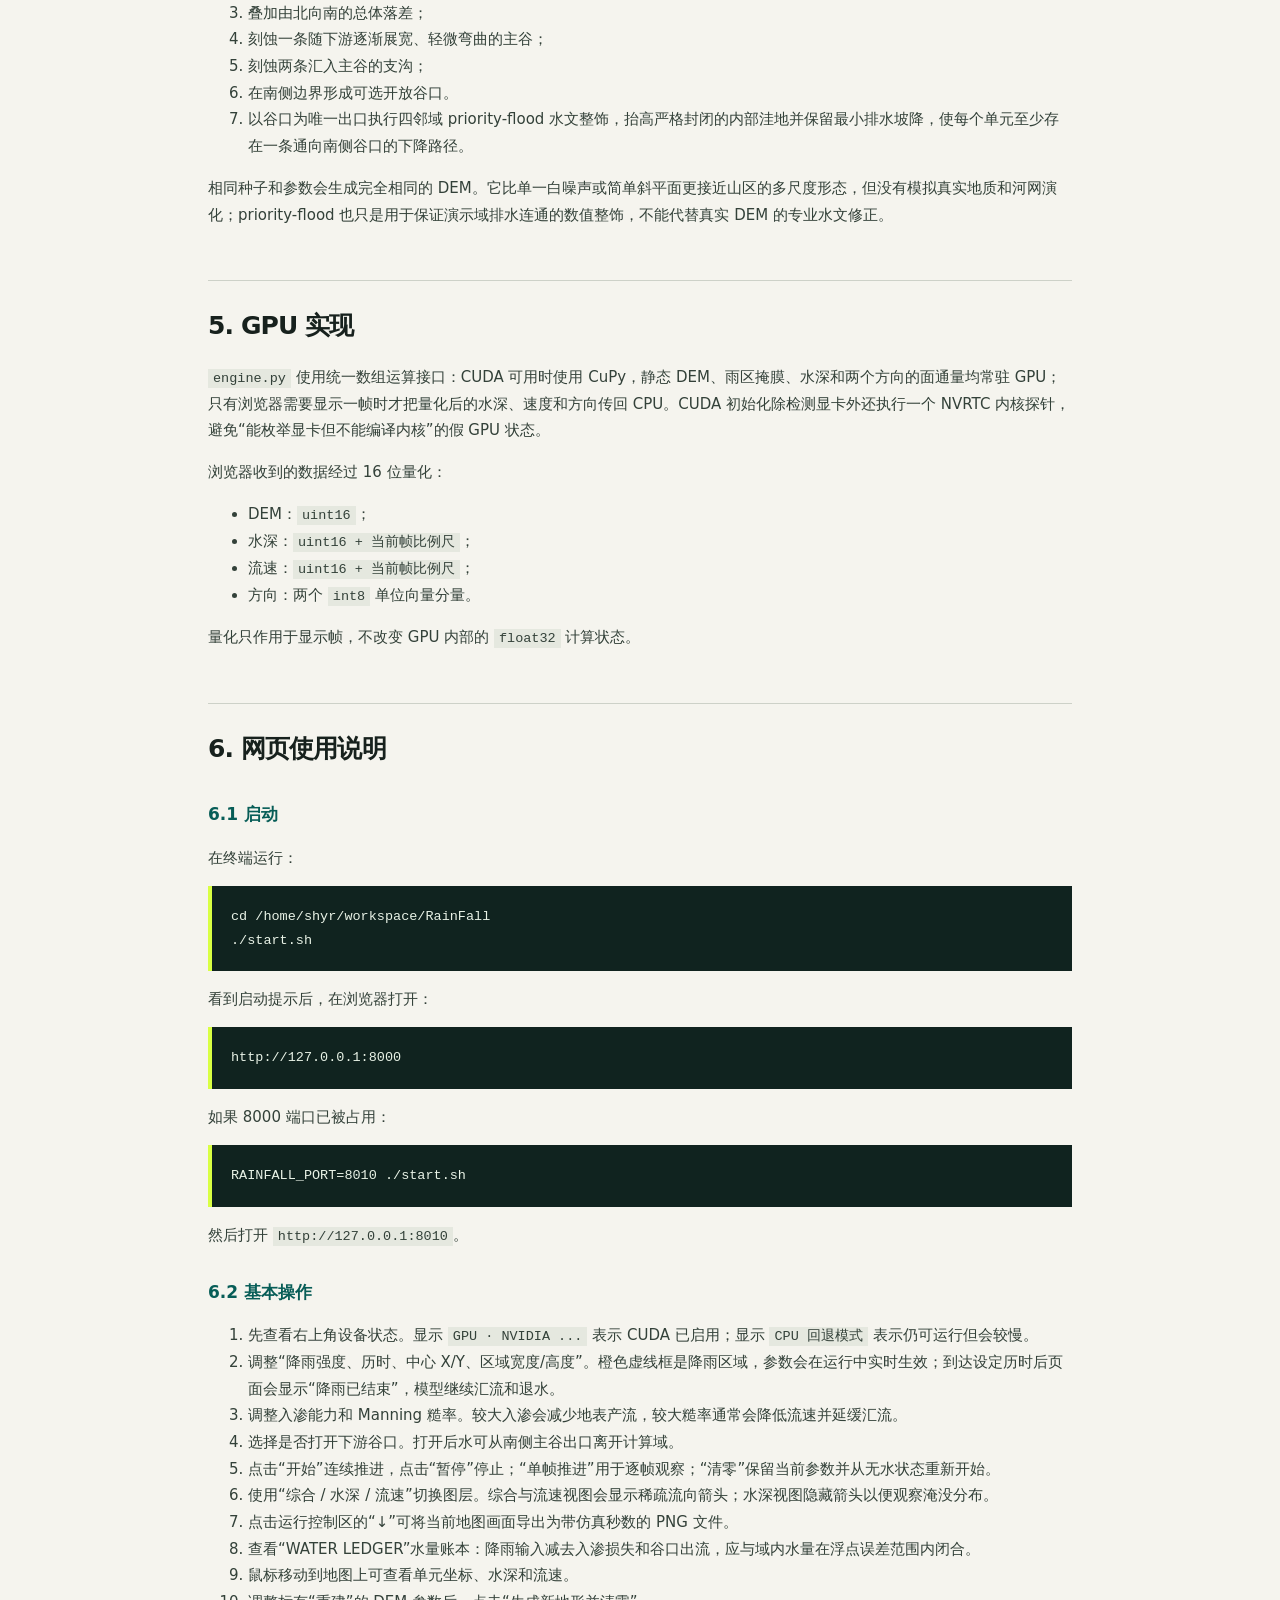
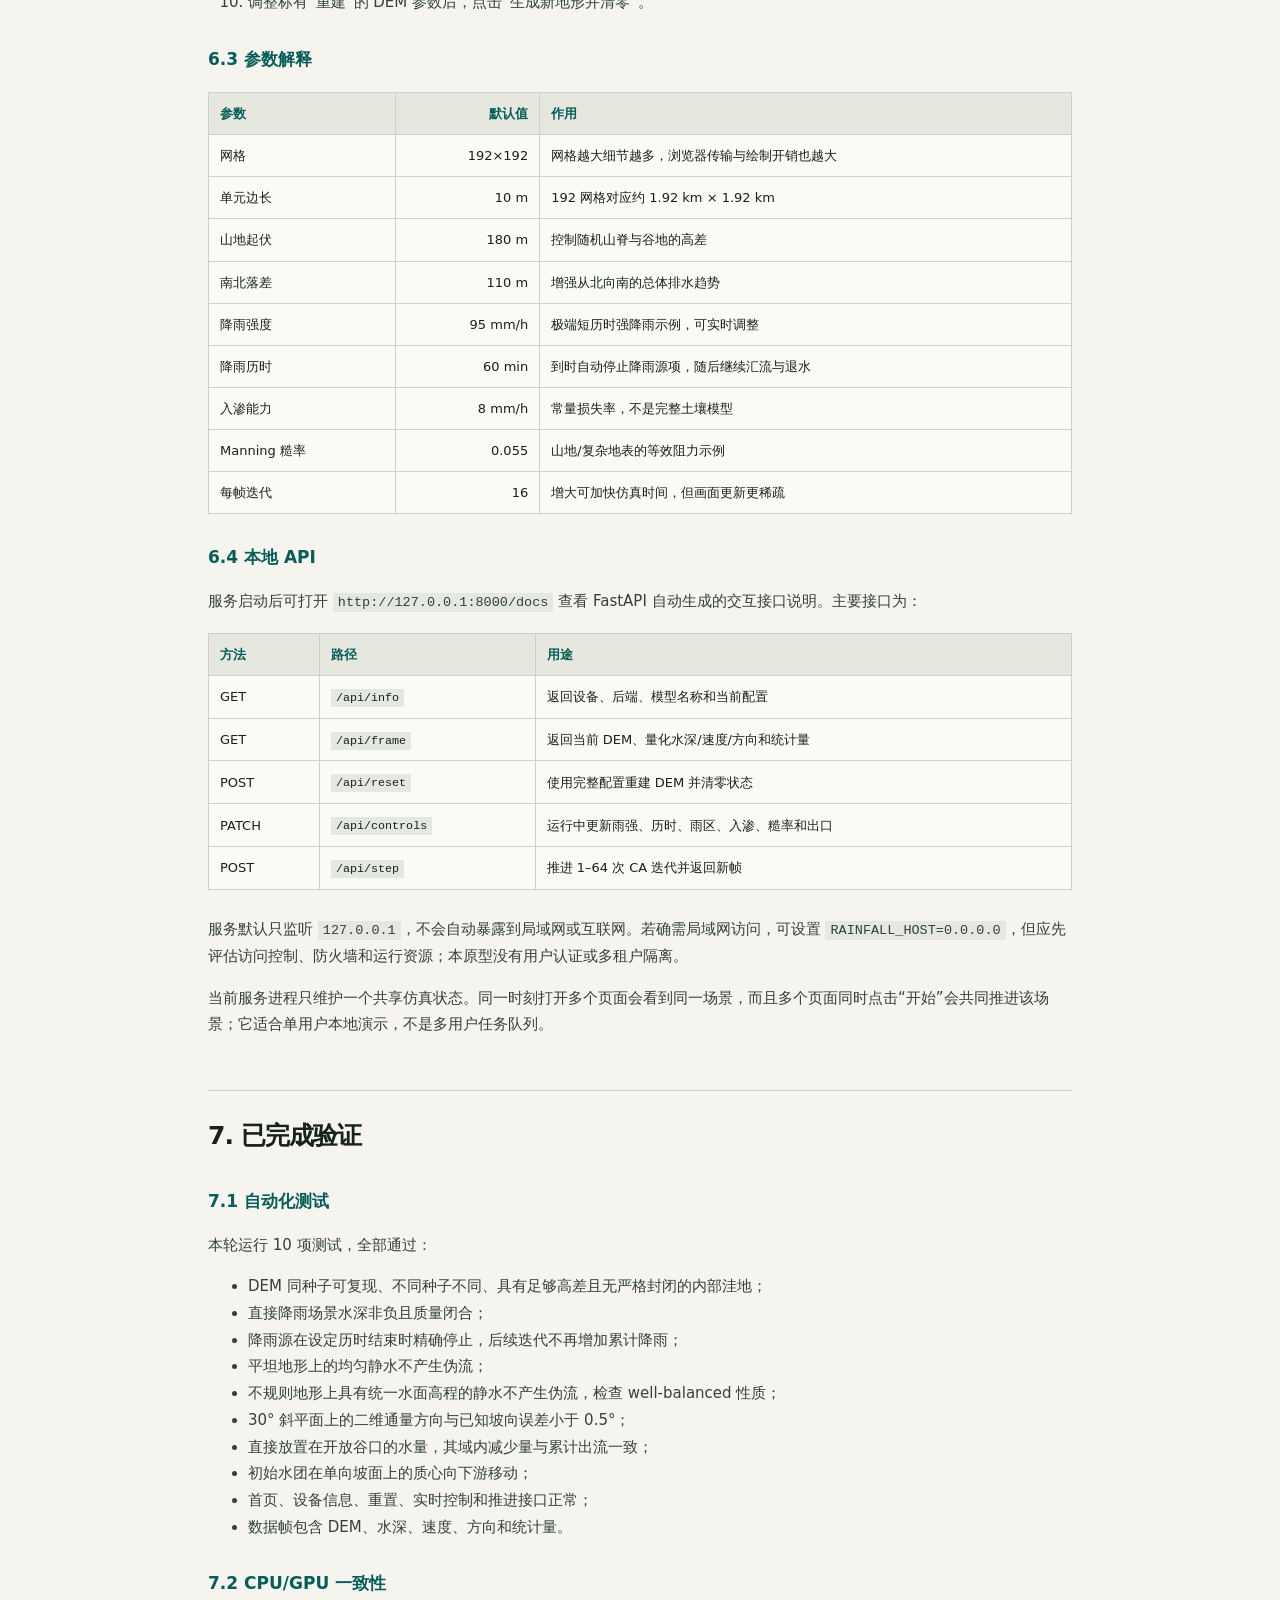
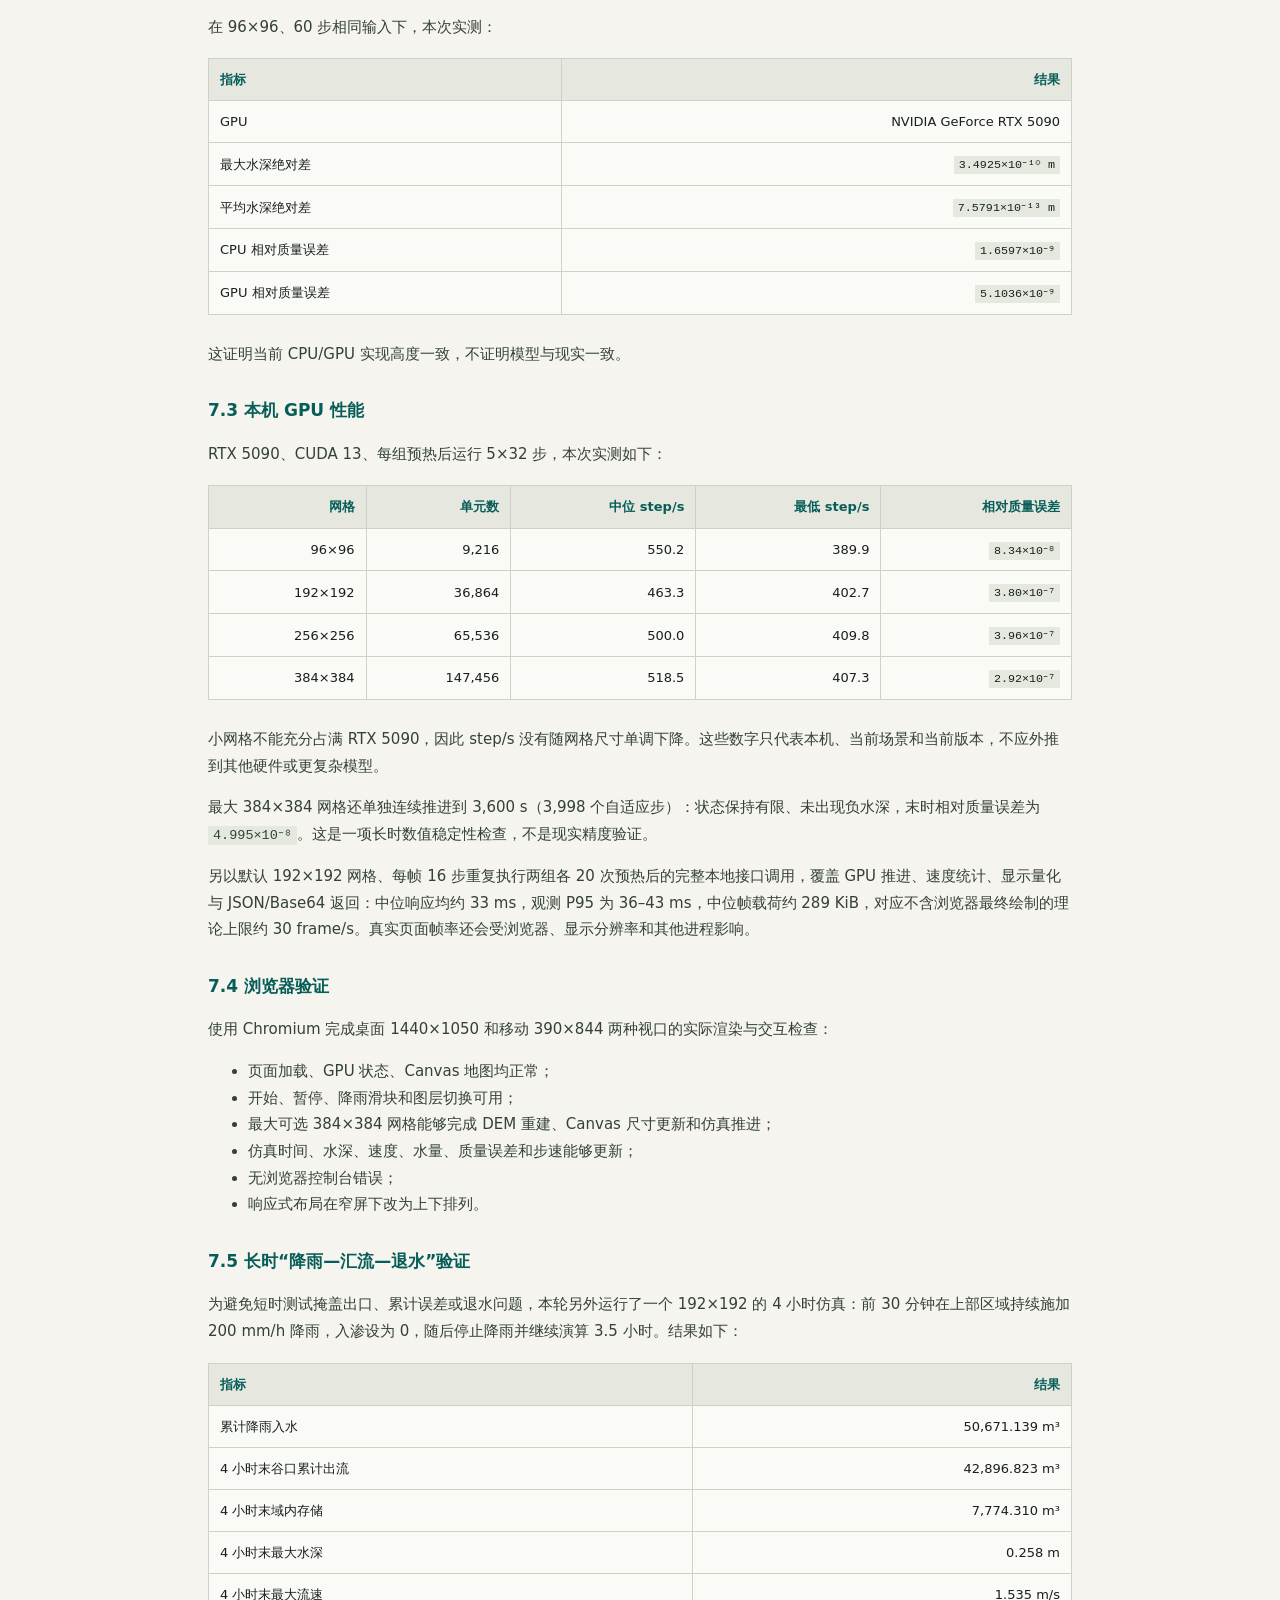
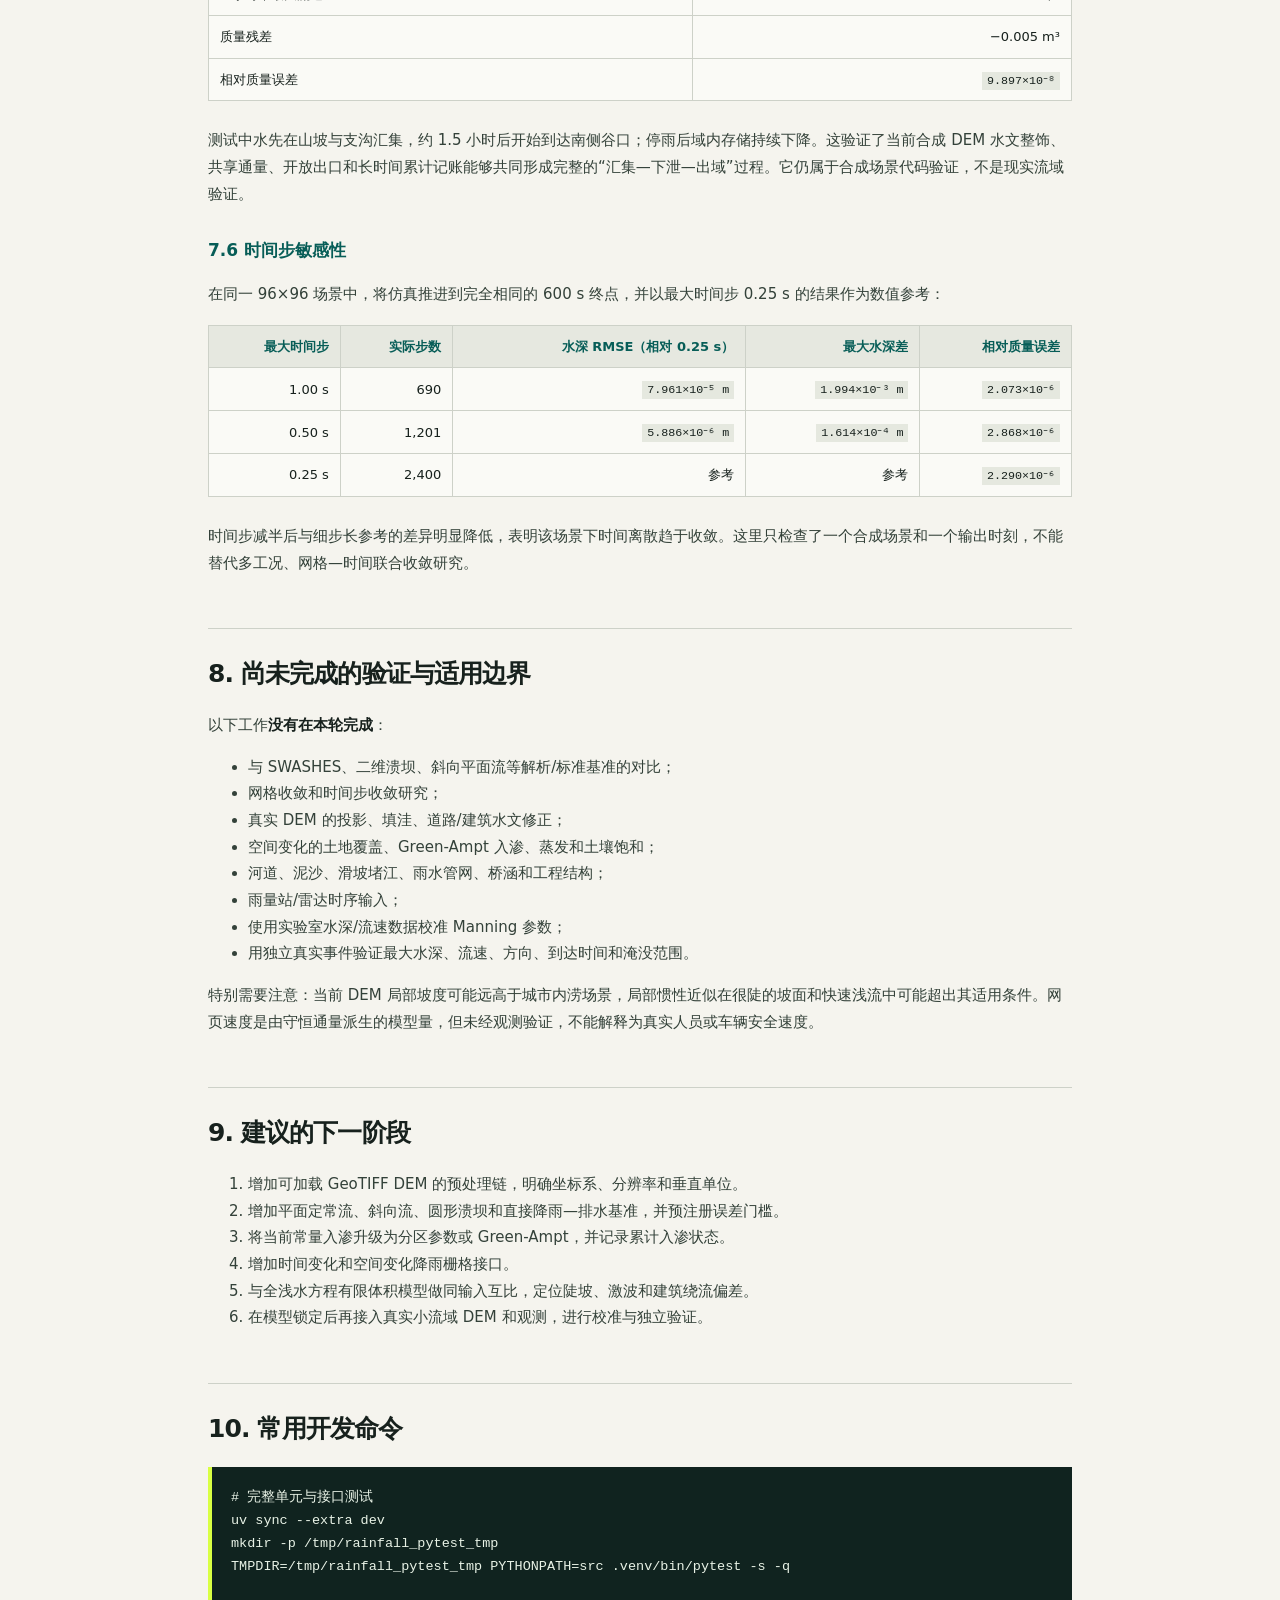
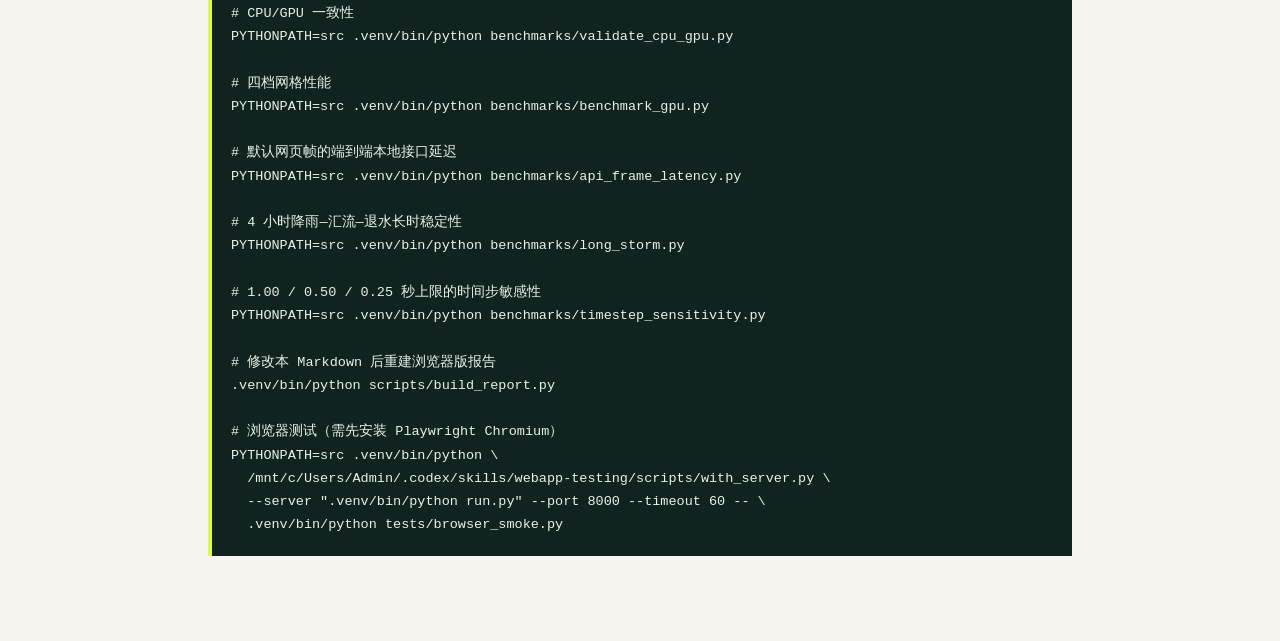
<file: docs/RainCell_GPU_技术与使用报告.html>
<!doctype html>
<html lang="zh-CN"><head><meta charset="utf-8"><meta name="viewport" content="width=device-width,initial-scale=1">
<title>RainCell GPU · 技术与使用报告</title>
<style>
:root{--ink:#17211d;--muted:#5f6c65;--paper:#f5f4ee;--line:#cdd1c8;--teal:#075d57;--acid:#d9ff43;--orange:#ff8a38}
*{box-sizing:border-box} body{margin:0;background:var(--paper);color:var(--ink);font:15px/1.78 system-ui,-apple-system,"Segoe UI",sans-serif}
header{border-bottom:1px solid var(--line);padding:22px 5vw;display:flex;justify-content:space-between;align-items:center;position:sticky;top:0;background:rgba(245,244,238,.95);backdrop-filter:blur(10px);z-index:2}
header b{font-size:20px;letter-spacing:-.03em} header b i{color:var(--teal);font-style:normal} header a{font-size:12px;font-weight:800;color:var(--teal);text-decoration:none;border-bottom:1px solid}
main{max-width:920px;margin:0 auto;padding:52px 28px 90px} h1{font-size:42px;line-height:1.14;letter-spacing:-.05em;margin:0 0 34px;max-width:780px} h2{font-size:25px;letter-spacing:-.035em;margin:52px 0 14px;border-top:1px solid var(--line);padding-top:23px} h3{font-size:17px;margin:28px 0 7px;color:var(--teal)} p,li{color:#334139} strong{color:var(--ink)} a{color:var(--teal)} code{background:#e5e8df;padding:2px 5px;font-size:.9em} pre{background:#10231f;color:#e8f2e6;padding:19px;overflow:auto;border-left:4px solid var(--acid);line-height:1.55} pre code{background:transparent;padding:0} table{border-collapse:collapse;width:100%;font-size:13px;margin:18px 0 26px;background:#fafaf6} th,td{border:1px solid var(--line);padding:9px 11px;text-align:left} th{background:#e6e8e0;color:var(--teal)} blockquote{border-left:3px solid var(--orange);padding-left:15px;color:var(--muted)}
@media(max-width:600px){header{padding:16px 20px}main{padding:34px 20px 70px}h1{font-size:31px}table{display:block;overflow-x:auto}}
</style></head><body><header><b>RainCell <i>GPU</i></b><a href="/">返回仿真 ↗</a></header><main><h1>RainCell GPU：二维山地降雨—汇流元胞自动机技术与使用报告</h1>
<p>版本：v0.1（可运行原型）<br />
日期：2026-08-10<br />
项目位置：<code>/home/shyr/workspace/RainFall</code></p>
<h2>1. 交付结论</h2>
<p>本轮已完成一个可直接在浏览器操作的 GPU 加速二维水流原型。系统能够：</p>
<ul>
<li>自动生成带多尺度山脊、主谷、支沟、南北总体落差和下游谷口的合成山区 DEM；</li>
<li>在正方形计算域上设置位置、宽度、高度、强度和历时均可调的区域降雨；</li>
<li>在 GPU 上连续推进降雨、入渗、水面坡度驱动、惯性、Manning 阻力、单元间守恒通量和开放谷口出流；</li>
<li>实时显示 DEM、水深、流速和主导流向，并显示累计降雨、入渗、谷口出流、域内存储和质量闭合误差；</li>
<li>在 CUDA 不可用或运行库不匹配时自动回退 NumPy CPU，以保证页面仍能运行。</li>
</ul>
<p>该成果是<strong>教学、交互演示和算法筛查原型</strong>。合成 DEM 不是实际地区地形，模型尚未用标准水动力基准、实验室数据或真实山洪事件完成校准与独立验证，因此不能直接用于工程设计、人员安全判断或预警发布。</p>
<h2>2. 目录与主要文件</h2>
<pre><code class="language-text">RainFall/
├─ run.py                              # Web 服务入口
├─ start.sh                            # 一键安装依赖并启动
├─ pyproject.toml / uv.lock            # Python 依赖与锁定版本
├─ src/rainfall_ca/
│  ├─ engine.py                        # DEM、CPU/GPU 求解器、质量统计、帧编码
│  ├─ api.py                           # FastAPI 接口
│  └─ web/
│     ├─ index.html                    # 交互页面
│     ├─ styles.css                    # 响应式视觉样式
│     └─ app.js                        # 参数控制、Canvas 渲染、动画循环
├─ tests/
│  ├─ test_engine.py                   # 物理与数值不变量测试
│  ├─ test_api.py                      # Web 接口测试
│  └─ browser_smoke.py                 # 桌面/移动端浏览器交互测试
├─ benchmarks/
│  ├─ benchmark_gpu.py                 # 多网格 GPU 性能基准
│  └─ validate_cpu_gpu.py              # CPU/GPU 一致性检查
└─ outputs/                            # 本地截图等运行输出
</code></pre>
<h2>3. 模型结构</h2>
<h3>3.1 元胞状态</h3>
<p>每个二维元胞保存：</p>
<ul>
<li>地面高程 <code>z</code>，单位 m；</li>
<li>水深 <code>h</code>，单位 m；</li>
<li>东西向和南北向单宽流量 <code>qx、qy</code>，单位 m²/s；</li>
<li>由通量和水深派生的深度平均速度 <code>u、v</code>，单位 m/s。</li>
</ul>
<p>其中水面高程为 <code>H = z + h</code>，湿单元的速度为 <code>u = qx / h、v = qy / h</code>。水深小于干湿阈值的单元速度和方向置为零，避免把干区数值噪声画成流向。</p>
<h3>3.2 降雨与入渗</h3>
<p>降雨强度从 mm/h 换算为 m/s，并只施加在可调的圆角矩形降雨掩膜内；到达设定历时后雨源自动停止。单步源汇更新为：</p>
<pre><code class="language-text">h* = h + r·Δt − min(h + r·Δt, f·Δt)
</code></pre>
<p><code>r</code> 为降雨率，<code>f</code> 为常量入渗能力。当前版本没有表示入渗容量随土壤饱和度衰减；这是有意保留的简化。</p>
<h3>3.3 局部惯性通量</h3>
<p>相邻元胞面上的单宽流量使用局部惯性形式推进：</p>
<pre><code class="language-text">q(t+Δt) = [q(t) − g·h_f·Δt·(ΔH/Δx)]
          / [1 + g·Δt·n²·|q(t)| / (h_f^(7/3) + ε)]
</code></pre>
<ul>
<li><code>h_f</code> 是单元面上的有效过水深度；</li>
<li><code>ΔH/Δx</code> 是相邻水面高程梯度；</li>
<li><code>n</code> 是 Manning 糙率；</li>
<li>分子保留上一时刻通量，表达局部惯性；</li>
<li>分母表达床面摩阻。</li>
</ul>
<p>该方法比只按邻格水位差“平均分水”的简单 CA 多保留了通量状态和惯性，但仍不是包含完整平流项的二维浅水方程有限体积求解器。在陡坡、激波、溃坝和复杂绕流中必须通过更严格基准后才能确定适用范围。</p>
<h3>3.4 守恒更新与非负限制</h3>
<p>每个单元按四个正交单元面共享同一份带符号通量，水量更新为：</p>
<pre><code class="language-text">h(t+Δt) = h* + (Δt/Δx)·(Σq_in − Σq_out) − outlet
</code></pre>
<p>更新前计算每个单元的总出流需求。如果预计出流超过单元可用水量，则按同一比例缩小该单元所有外流面通量。这样可以同时保证：</p>
<ul>
<li>单元水深非负；</li>
<li>一条共享边上的流出与邻格流入完全相同；</li>
<li>不依赖更新顺序；</li>
<li>降雨、入渗、存储和谷口出流可统一记账。</li>
</ul>
<h3>3.5 时间步</h3>
<p>程序采用 CFL 约束的自适应时间步：</p>
<pre><code class="language-text">Δt = min(Δt_max, CFL·Δx / max(|v| + sqrt(g·h)))
</code></pre>
<p>这使雨刚开始时可使用较大时间步，流速和水深增大后自动缩短时间步。默认 <code>CFL = 0.35</code>。</p>
<h2>4. 合成山区 DEM</h2>
<p>DEM 使用确定性随机种子生成，流程包括：</p>
<ol>
<li>对四个空间尺度的随机场做高斯滤波并按权重叠加；</li>
<li>加入两条长山脊和非对称构造抬升；</li>
<li>叠加由北向南的总体落差；</li>
<li>刻蚀一条随下游逐渐展宽、轻微弯曲的主谷；</li>
<li>刻蚀两条汇入主谷的支沟；</li>
<li>在南侧边界形成可选开放谷口。</li>
<li>以谷口为唯一出口执行四邻域 priority-flood 水文整饰，抬高严格封闭的内部洼地并保留最小排水坡降，使每个单元至少存在一条通向南侧谷口的下降路径。</li>
</ol>
<p>相同种子和参数会生成完全相同的 DEM。它比单一白噪声或简单斜平面更接近山区的多尺度形态，但没有模拟真实地质和河网演化；priority-flood 也只是用于保证演示域排水连通的数值整饰，不能代替真实 DEM 的专业水文修正。</p>
<h2>5. GPU 实现</h2>
<p><code>engine.py</code> 使用统一数组运算接口：CUDA 可用时使用 CuPy，静态 DEM、雨区掩膜、水深和两个方向的面通量均常驻 GPU；只有浏览器需要显示一帧时才把量化后的水深、速度和方向传回 CPU。CUDA 初始化除检测显卡外还执行一个 NVRTC 内核探针，避免“能枚举显卡但不能编译内核”的假 GPU 状态。</p>
<p>浏览器收到的数据经过 16 位量化：</p>
<ul>
<li>DEM：<code>uint16</code>；</li>
<li>水深：<code>uint16 + 当前帧比例尺</code>；</li>
<li>流速：<code>uint16 + 当前帧比例尺</code>；</li>
<li>方向：两个 <code>int8</code> 单位向量分量。</li>
</ul>
<p>量化只作用于显示帧，不改变 GPU 内部的 <code>float32</code> 计算状态。</p>
<h2>6. 网页使用说明</h2>
<h3>6.1 启动</h3>
<p>在终端运行：</p>
<pre><code class="language-bash">cd /home/shyr/workspace/RainFall
./start.sh
</code></pre>
<p>看到启动提示后，在浏览器打开：</p>
<pre><code class="language-text">http://127.0.0.1:8000
</code></pre>
<p>如果 8000 端口已被占用：</p>
<pre><code class="language-bash">RAINFALL_PORT=8010 ./start.sh
</code></pre>
<p>然后打开 <code>http://127.0.0.1:8010</code>。</p>
<h3>6.2 基本操作</h3>
<ol>
<li>先查看右上角设备状态。显示 <code>GPU · NVIDIA ...</code> 表示 CUDA 已启用；显示 <code>CPU 回退模式</code> 表示仍可运行但会较慢。</li>
<li>调整“降雨强度、历时、中心 X/Y、区域宽度/高度”。橙色虚线框是降雨区域，参数会在运行中实时生效；到达设定历时后页面会显示“降雨已结束”，模型继续汇流和退水。</li>
<li>调整入渗能力和 Manning 糙率。较大入渗会减少地表产流，较大糙率通常会降低流速并延缓汇流。</li>
<li>选择是否打开下游谷口。打开后水可从南侧主谷出口离开计算域。</li>
<li>点击“开始”连续推进，点击“暂停”停止；“单帧推进”用于逐帧观察；“清零”保留当前参数并从无水状态重新开始。</li>
<li>使用“综合 / 水深 / 流速”切换图层。综合与流速视图会显示稀疏流向箭头；水深视图隐藏箭头以便观察淹没分布。</li>
<li>点击运行控制区的“↓”可将当前地图画面导出为带仿真秒数的 PNG 文件。</li>
<li>查看“WATER LEDGER”水量账本：降雨输入减去入渗损失和谷口出流，应与域内水量在浮点误差范围内闭合。</li>
<li>鼠标移动到地图上可查看单元坐标、水深和流速。</li>
<li>调整标有“重建”的 DEM 参数后，点击“生成新地形并清零”。</li>
</ol>
<h3>6.3 参数解释</h3>
<table>
<thead>
<tr>
<th>参数</th>
<th style="text-align:right">默认值</th>
<th>作用</th>
</tr>
</thead>
<tbody>
<tr>
<td>网格</td>
<td style="text-align:right">192×192</td>
<td>网格越大细节越多，浏览器传输与绘制开销也越大</td>
</tr>
<tr>
<td>单元边长</td>
<td style="text-align:right">10 m</td>
<td>192 网格对应约 1.92 km × 1.92 km</td>
</tr>
<tr>
<td>山地起伏</td>
<td style="text-align:right">180 m</td>
<td>控制随机山脊与谷地的高差</td>
</tr>
<tr>
<td>南北落差</td>
<td style="text-align:right">110 m</td>
<td>增强从北向南的总体排水趋势</td>
</tr>
<tr>
<td>降雨强度</td>
<td style="text-align:right">95 mm/h</td>
<td>极端短历时强降雨示例，可实时调整</td>
</tr>
<tr>
<td>降雨历时</td>
<td style="text-align:right">60 min</td>
<td>到时自动停止降雨源项，随后继续汇流与退水</td>
</tr>
<tr>
<td>入渗能力</td>
<td style="text-align:right">8 mm/h</td>
<td>常量损失率，不是完整土壤模型</td>
</tr>
<tr>
<td>Manning 糙率</td>
<td style="text-align:right">0.055</td>
<td>山地/复杂地表的等效阻力示例</td>
</tr>
<tr>
<td>每帧迭代</td>
<td style="text-align:right">16</td>
<td>增大可加快仿真时间，但画面更新更稀疏</td>
</tr>
</tbody>
</table>
<h3>6.4 本地 API</h3>
<p>服务启动后可打开 <code>http://127.0.0.1:8000/docs</code> 查看 FastAPI 自动生成的交互接口说明。主要接口为：</p>
<table>
<thead>
<tr>
<th>方法</th>
<th>路径</th>
<th>用途</th>
</tr>
</thead>
<tbody>
<tr>
<td>GET</td>
<td><code>/api/info</code></td>
<td>返回设备、后端、模型名称和当前配置</td>
</tr>
<tr>
<td>GET</td>
<td><code>/api/frame</code></td>
<td>返回当前 DEM、量化水深/速度/方向和统计量</td>
</tr>
<tr>
<td>POST</td>
<td><code>/api/reset</code></td>
<td>使用完整配置重建 DEM 并清零状态</td>
</tr>
<tr>
<td>PATCH</td>
<td><code>/api/controls</code></td>
<td>运行中更新雨强、历时、雨区、入渗、糙率和出口</td>
</tr>
<tr>
<td>POST</td>
<td><code>/api/step</code></td>
<td>推进 1–64 次 CA 迭代并返回新帧</td>
</tr>
</tbody>
</table>
<p>服务默认只监听 <code>127.0.0.1</code>，不会自动暴露到局域网或互联网。若确需局域网访问，可设置 <code>RAINFALL_HOST=0.0.0.0</code>，但应先评估访问控制、防火墙和运行资源；本原型没有用户认证或多租户隔离。</p>
<p>当前服务进程只维护一个共享仿真状态。同一时刻打开多个页面会看到同一场景，而且多个页面同时点击“开始”会共同推进该场景；它适合单用户本地演示，不是多用户任务队列。</p>
<h2>7. 已完成验证</h2>
<h3>7.1 自动化测试</h3>
<p>本轮运行 10 项测试，全部通过：</p>
<ul>
<li>DEM 同种子可复现、不同种子不同、具有足够高差且无严格封闭的内部洼地；</li>
<li>直接降雨场景水深非负且质量闭合；</li>
<li>降雨源在设定历时结束时精确停止，后续迭代不再增加累计降雨；</li>
<li>平坦地形上的均匀静水不产生伪流；</li>
<li>不规则地形上具有统一水面高程的静水不产生伪流，检查 well-balanced 性质；</li>
<li>30° 斜平面上的二维通量方向与已知坡向误差小于 0.5°；</li>
<li>直接放置在开放谷口的水量，其域内减少量与累计出流一致；</li>
<li>初始水团在单向坡面上的质心向下游移动；</li>
<li>首页、设备信息、重置、实时控制和推进接口正常；</li>
<li>数据帧包含 DEM、水深、速度、方向和统计量。</li>
</ul>
<h3>7.2 CPU/GPU 一致性</h3>
<p>在 96×96、60 步相同输入下，本次实测：</p>
<table>
<thead>
<tr>
<th>指标</th>
<th style="text-align:right">结果</th>
</tr>
</thead>
<tbody>
<tr>
<td>GPU</td>
<td style="text-align:right">NVIDIA GeForce RTX 5090</td>
</tr>
<tr>
<td>最大水深绝对差</td>
<td style="text-align:right"><code>3.4925×10⁻¹⁰ m</code></td>
</tr>
<tr>
<td>平均水深绝对差</td>
<td style="text-align:right"><code>7.5791×10⁻¹³ m</code></td>
</tr>
<tr>
<td>CPU 相对质量误差</td>
<td style="text-align:right"><code>1.6597×10⁻⁹</code></td>
</tr>
<tr>
<td>GPU 相对质量误差</td>
<td style="text-align:right"><code>5.1036×10⁻⁹</code></td>
</tr>
</tbody>
</table>
<p>这证明当前 CPU/GPU 实现高度一致，不证明模型与现实一致。</p>
<h3>7.3 本机 GPU 性能</h3>
<p>RTX 5090、CUDA 13、每组预热后运行 5×32 步，本次实测如下：</p>
<table>
<thead>
<tr>
<th style="text-align:right">网格</th>
<th style="text-align:right">单元数</th>
<th style="text-align:right">中位 step/s</th>
<th style="text-align:right">最低 step/s</th>
<th style="text-align:right">相对质量误差</th>
</tr>
</thead>
<tbody>
<tr>
<td style="text-align:right">96×96</td>
<td style="text-align:right">9,216</td>
<td style="text-align:right">550.2</td>
<td style="text-align:right">389.9</td>
<td style="text-align:right"><code>8.34×10⁻⁸</code></td>
</tr>
<tr>
<td style="text-align:right">192×192</td>
<td style="text-align:right">36,864</td>
<td style="text-align:right">463.3</td>
<td style="text-align:right">402.7</td>
<td style="text-align:right"><code>3.80×10⁻⁷</code></td>
</tr>
<tr>
<td style="text-align:right">256×256</td>
<td style="text-align:right">65,536</td>
<td style="text-align:right">500.0</td>
<td style="text-align:right">409.8</td>
<td style="text-align:right"><code>3.96×10⁻⁷</code></td>
</tr>
<tr>
<td style="text-align:right">384×384</td>
<td style="text-align:right">147,456</td>
<td style="text-align:right">518.5</td>
<td style="text-align:right">407.3</td>
<td style="text-align:right"><code>2.92×10⁻⁷</code></td>
</tr>
</tbody>
</table>
<p>小网格不能充分占满 RTX 5090，因此 step/s 没有随网格尺寸单调下降。这些数字只代表本机、当前场景和当前版本，不应外推到其他硬件或更复杂模型。</p>
<p>最大 384×384 网格还单独连续推进到 3,600 s（3,998 个自适应步）：状态保持有限、未出现负水深，末时相对质量误差为 <code>4.995×10⁻⁸</code>。这是一项长时数值稳定性检查，不是现实精度验证。</p>
<p>另以默认 192×192 网格、每帧 16 步重复执行两组各 20 次预热后的完整本地接口调用，覆盖 GPU 推进、速度统计、显示量化与 JSON/Base64 返回：中位响应均约 33 ms，观测 P95 为 36–43 ms，中位帧载荷约 289 KiB，对应不含浏览器最终绘制的理论上限约 30 frame/s。真实页面帧率还会受浏览器、显示分辨率和其他进程影响。</p>
<h3>7.4 浏览器验证</h3>
<p>使用 Chromium 完成桌面 1440×1050 和移动 390×844 两种视口的实际渲染与交互检查：</p>
<ul>
<li>页面加载、GPU 状态、Canvas 地图均正常；</li>
<li>开始、暂停、降雨滑块和图层切换可用；</li>
<li>最大可选 384×384 网格能够完成 DEM 重建、Canvas 尺寸更新和仿真推进；</li>
<li>仿真时间、水深、速度、水量、质量误差和步速能够更新；</li>
<li>无浏览器控制台错误；</li>
<li>响应式布局在窄屏下改为上下排列。</li>
</ul>
<h3>7.5 长时“降雨—汇流—退水”验证</h3>
<p>为避免短时测试掩盖出口、累计误差或退水问题，本轮另外运行了一个 192×192 的 4 小时仿真：前 30 分钟在上部区域持续施加 200 mm/h 降雨，入渗设为 0，随后停止降雨并继续演算 3.5 小时。结果如下：</p>
<table>
<thead>
<tr>
<th>指标</th>
<th style="text-align:right">结果</th>
</tr>
</thead>
<tbody>
<tr>
<td>累计降雨入水</td>
<td style="text-align:right">50,671.139 m³</td>
</tr>
<tr>
<td>4 小时末谷口累计出流</td>
<td style="text-align:right">42,896.823 m³</td>
</tr>
<tr>
<td>4 小时末域内存储</td>
<td style="text-align:right">7,774.310 m³</td>
</tr>
<tr>
<td>4 小时末最大水深</td>
<td style="text-align:right">0.258 m</td>
</tr>
<tr>
<td>4 小时末最大流速</td>
<td style="text-align:right">1.535 m/s</td>
</tr>
<tr>
<td>质量残差</td>
<td style="text-align:right">−0.005 m³</td>
</tr>
<tr>
<td>相对质量误差</td>
<td style="text-align:right"><code>9.897×10⁻⁸</code></td>
</tr>
</tbody>
</table>
<p>测试中水先在山坡与支沟汇集，约 1.5 小时后开始到达南侧谷口；停雨后域内存储持续下降。这验证了当前合成 DEM 水文整饰、共享通量、开放出口和长时间累计记账能够共同形成完整的“汇集—下泄—出域”过程。它仍属于合成场景代码验证，不是现实流域验证。</p>
<h3>7.6 时间步敏感性</h3>
<p>在同一 96×96 场景中，将仿真推进到完全相同的 600 s 终点，并以最大时间步 0.25 s 的结果作为数值参考：</p>
<table>
<thead>
<tr>
<th style="text-align:right">最大时间步</th>
<th style="text-align:right">实际步数</th>
<th style="text-align:right">水深 RMSE（相对 0.25 s）</th>
<th style="text-align:right">最大水深差</th>
<th style="text-align:right">相对质量误差</th>
</tr>
</thead>
<tbody>
<tr>
<td style="text-align:right">1.00 s</td>
<td style="text-align:right">690</td>
<td style="text-align:right"><code>7.961×10⁻⁵ m</code></td>
<td style="text-align:right"><code>1.994×10⁻³ m</code></td>
<td style="text-align:right"><code>2.073×10⁻⁶</code></td>
</tr>
<tr>
<td style="text-align:right">0.50 s</td>
<td style="text-align:right">1,201</td>
<td style="text-align:right"><code>5.886×10⁻⁶ m</code></td>
<td style="text-align:right"><code>1.614×10⁻⁴ m</code></td>
<td style="text-align:right"><code>2.868×10⁻⁶</code></td>
</tr>
<tr>
<td style="text-align:right">0.25 s</td>
<td style="text-align:right">2,400</td>
<td style="text-align:right">参考</td>
<td style="text-align:right">参考</td>
<td style="text-align:right"><code>2.290×10⁻⁶</code></td>
</tr>
</tbody>
</table>
<p>时间步减半后与细步长参考的差异明显降低，表明该场景下时间离散趋于收敛。这里只检查了一个合成场景和一个输出时刻，不能替代多工况、网格—时间联合收敛研究。</p>
<h2>8. 尚未完成的验证与适用边界</h2>
<p>以下工作<strong>没有在本轮完成</strong>：</p>
<ul>
<li>与 SWASHES、二维溃坝、斜向平面流等解析/标准基准的对比；</li>
<li>网格收敛和时间步收敛研究；</li>
<li>真实 DEM 的投影、填洼、道路/建筑水文修正；</li>
<li>空间变化的土地覆盖、Green-Ampt 入渗、蒸发和土壤饱和；</li>
<li>河道、泥沙、滑坡堵江、雨水管网、桥涵和工程结构；</li>
<li>雨量站/雷达时序输入；</li>
<li>使用实验室水深/流速数据校准 Manning 参数；</li>
<li>用独立真实事件验证最大水深、流速、方向、到达时间和淹没范围。</li>
</ul>
<p>特别需要注意：当前 DEM 局部坡度可能远高于城市内涝场景，局部惯性近似在很陡的坡面和快速浅流中可能超出其适用条件。网页速度是由守恒通量派生的模型量，但未经观测验证，不能解释为真实人员或车辆安全速度。</p>
<h2>9. 建议的下一阶段</h2>
<ol>
<li>增加可加载 GeoTIFF DEM 的预处理链，明确坐标系、分辨率和垂直单位。</li>
<li>增加平面定常流、斜向流、圆形溃坝和直接降雨—排水基准，并预注册误差门槛。</li>
<li>将当前常量入渗升级为分区参数或 Green-Ampt，并记录累计入渗状态。</li>
<li>增加时间变化和空间变化降雨栅格接口。</li>
<li>与全浅水方程有限体积模型做同输入互比，定位陡坡、激波和建筑绕流偏差。</li>
<li>在模型锁定后再接入真实小流域 DEM 和观测，进行校准与独立验证。</li>
</ol>
<h2>10. 常用开发命令</h2>
<pre><code class="language-bash"># 完整单元与接口测试
uv sync --extra dev
mkdir -p /tmp/rainfall_pytest_tmp
TMPDIR=/tmp/rainfall_pytest_tmp PYTHONPATH=src .venv/bin/pytest -s -q

# CPU/GPU 一致性
PYTHONPATH=src .venv/bin/python benchmarks/validate_cpu_gpu.py

# 四档网格性能
PYTHONPATH=src .venv/bin/python benchmarks/benchmark_gpu.py

# 默认网页帧的端到端本地接口延迟
PYTHONPATH=src .venv/bin/python benchmarks/api_frame_latency.py

# 4 小时降雨—汇流—退水长时稳定性
PYTHONPATH=src .venv/bin/python benchmarks/long_storm.py

# 1.00 / 0.50 / 0.25 秒上限的时间步敏感性
PYTHONPATH=src .venv/bin/python benchmarks/timestep_sensitivity.py

# 修改本 Markdown 后重建浏览器版报告
.venv/bin/python scripts/build_report.py

# 浏览器测试（需先安装 Playwright Chromium）
PYTHONPATH=src .venv/bin/python \
  /mnt/c/Users/Admin/.codex/skills/webapp-testing/scripts/with_server.py \
  --server &quot;.venv/bin/python run.py&quot; --port 8000 --timeout 60 -- \
  .venv/bin/python tests/browser_smoke.py
</code></pre>
</main></body></html>
</file>
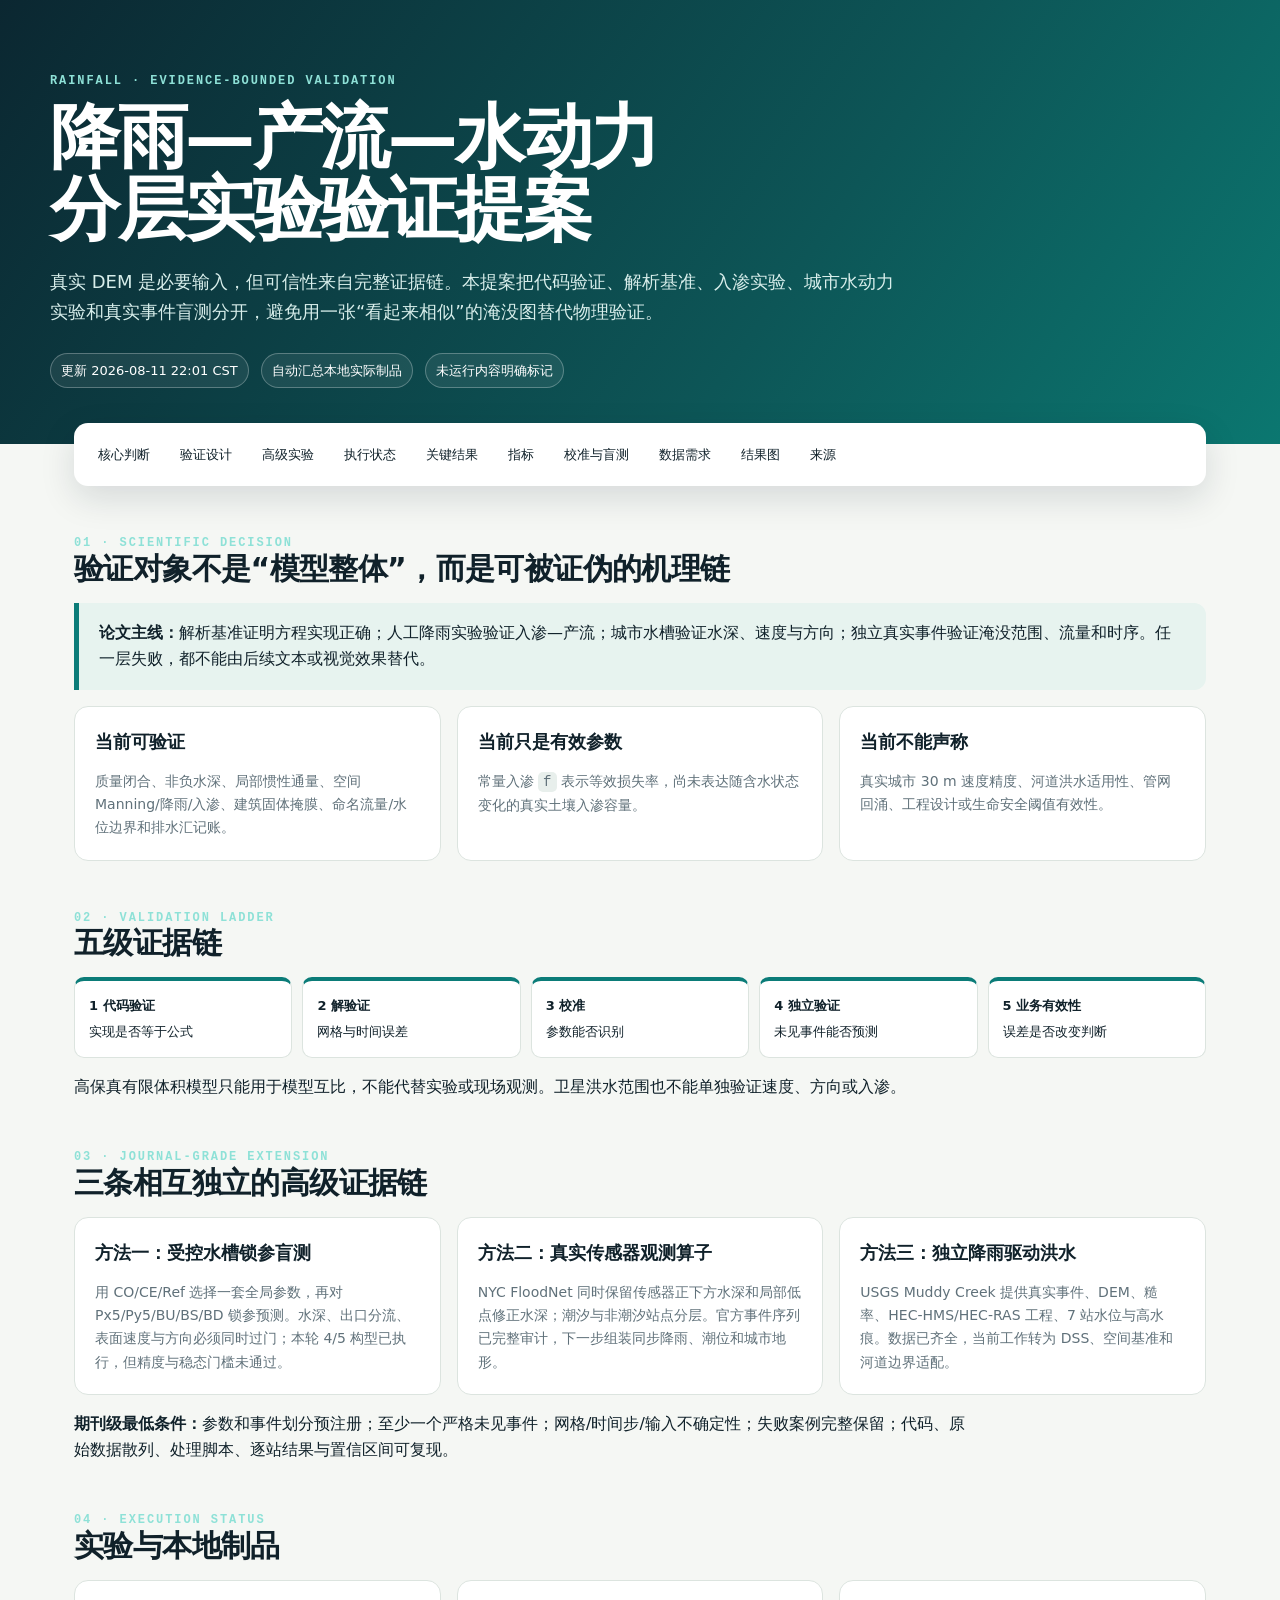
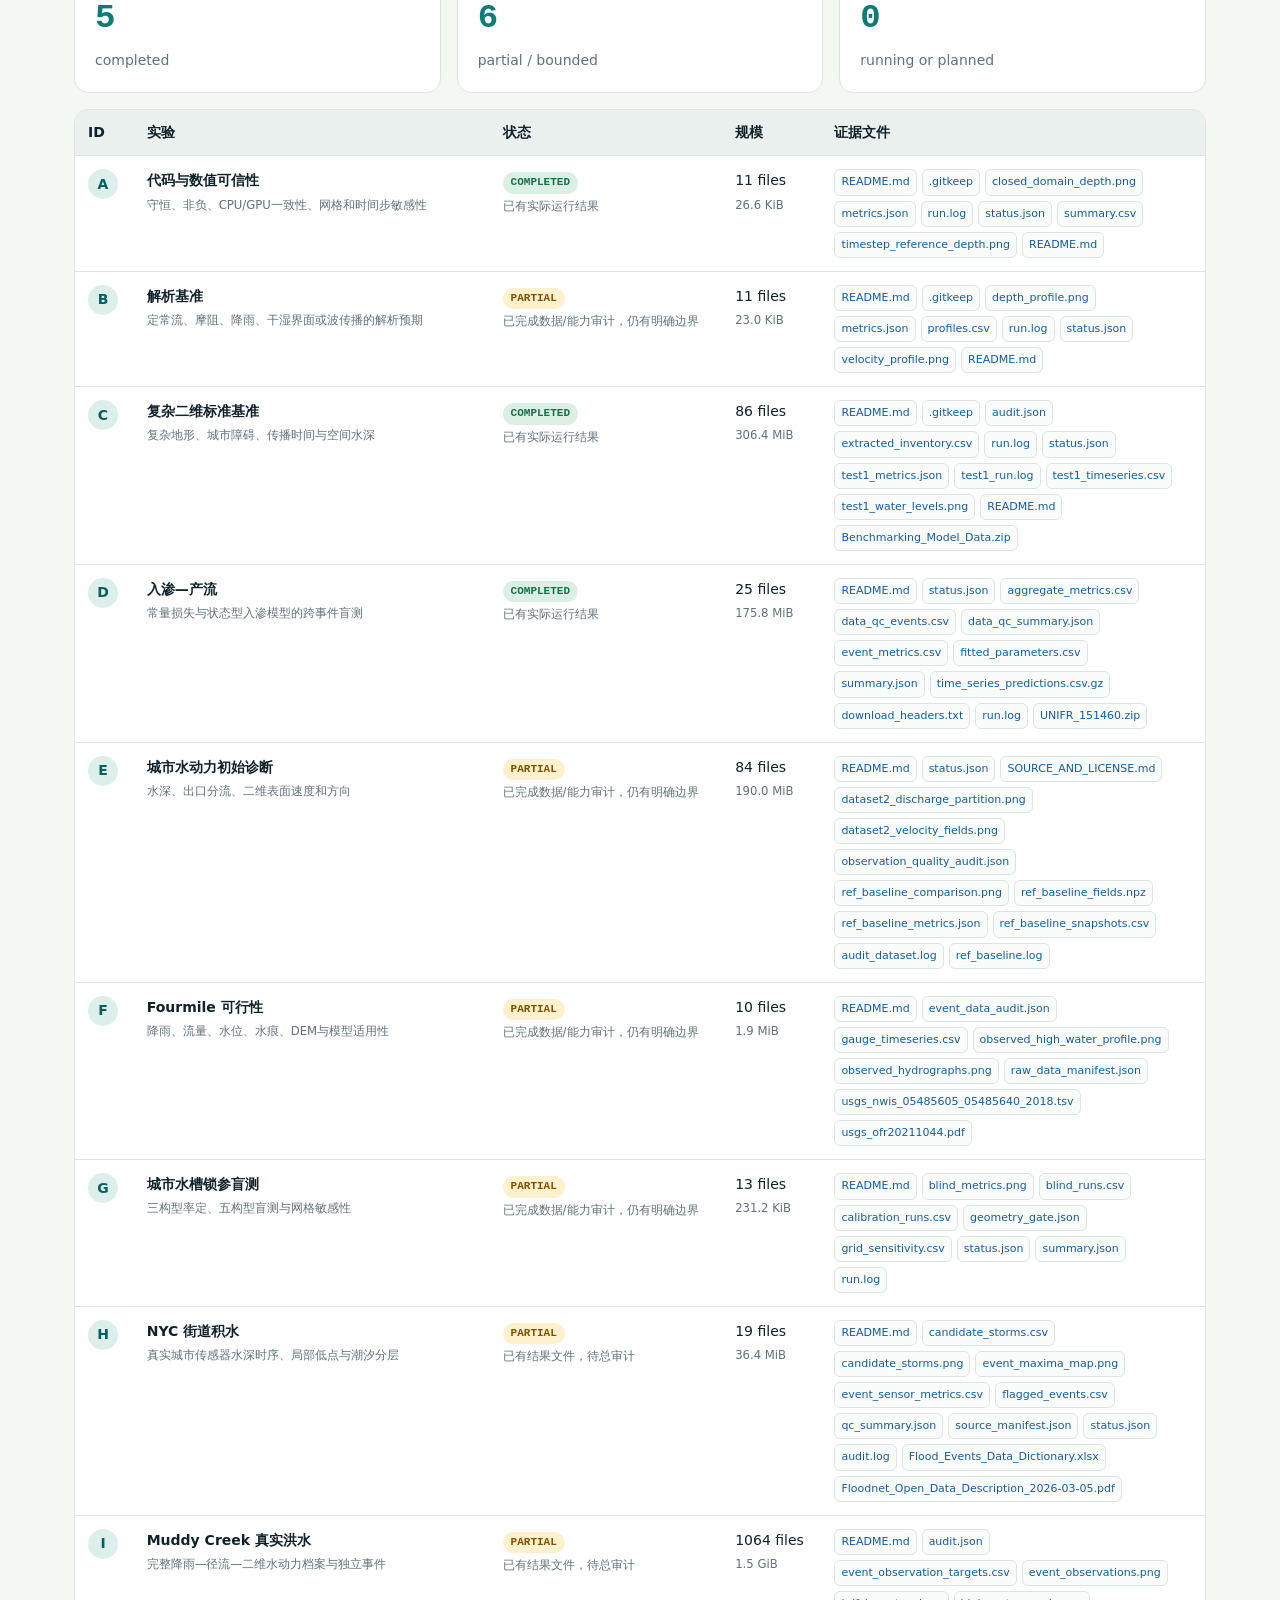
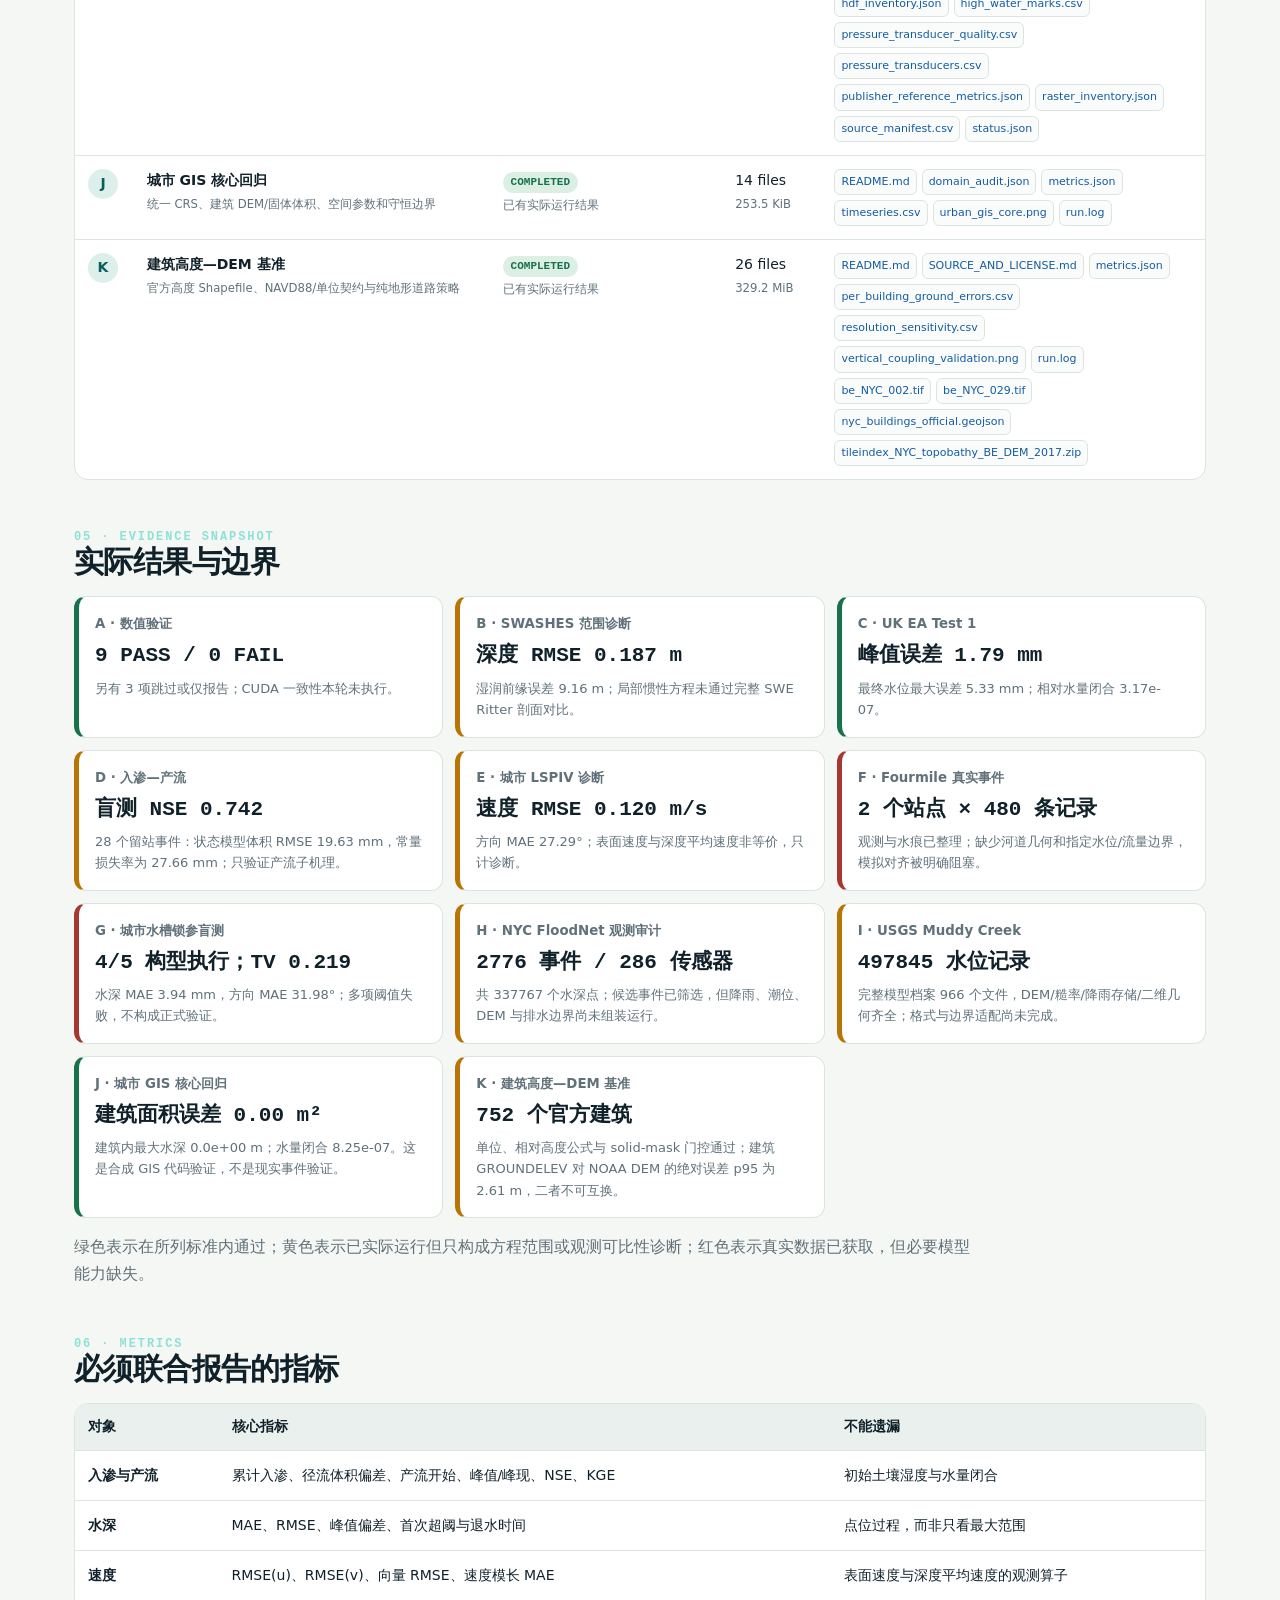
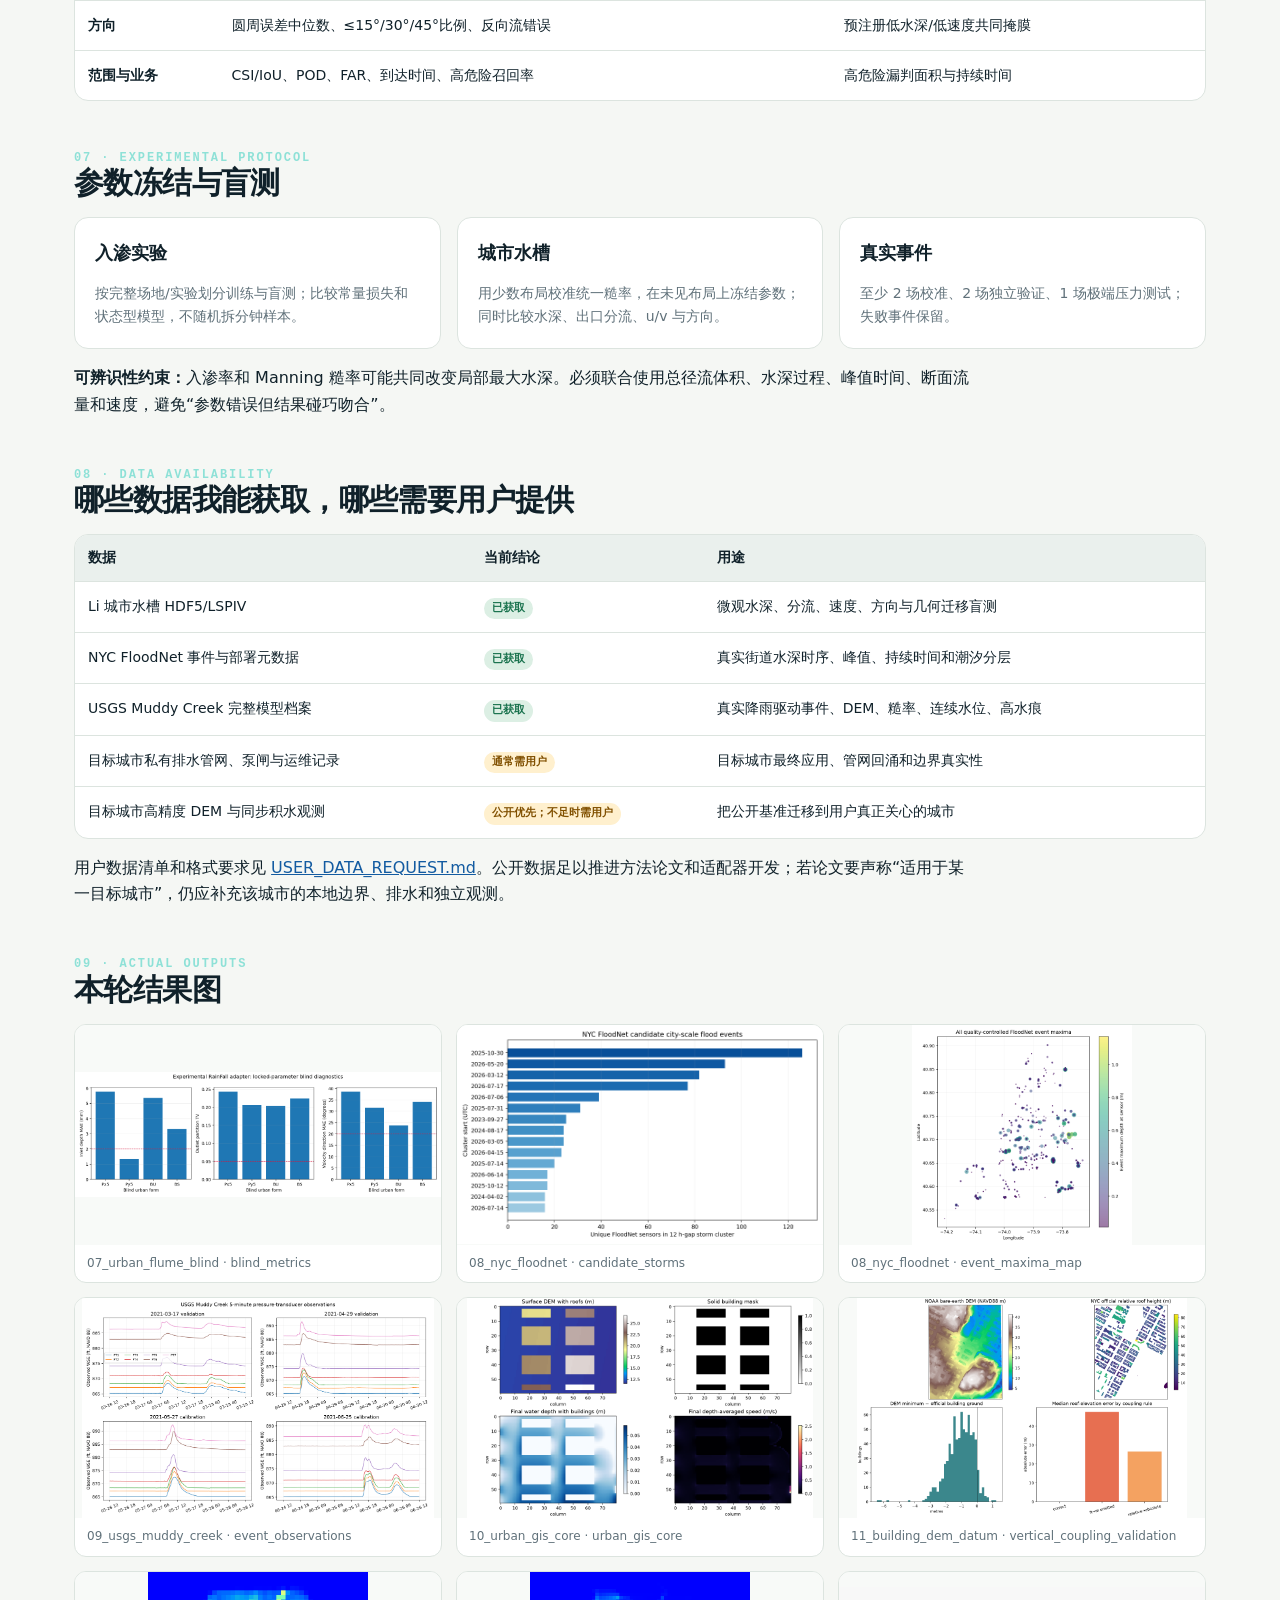
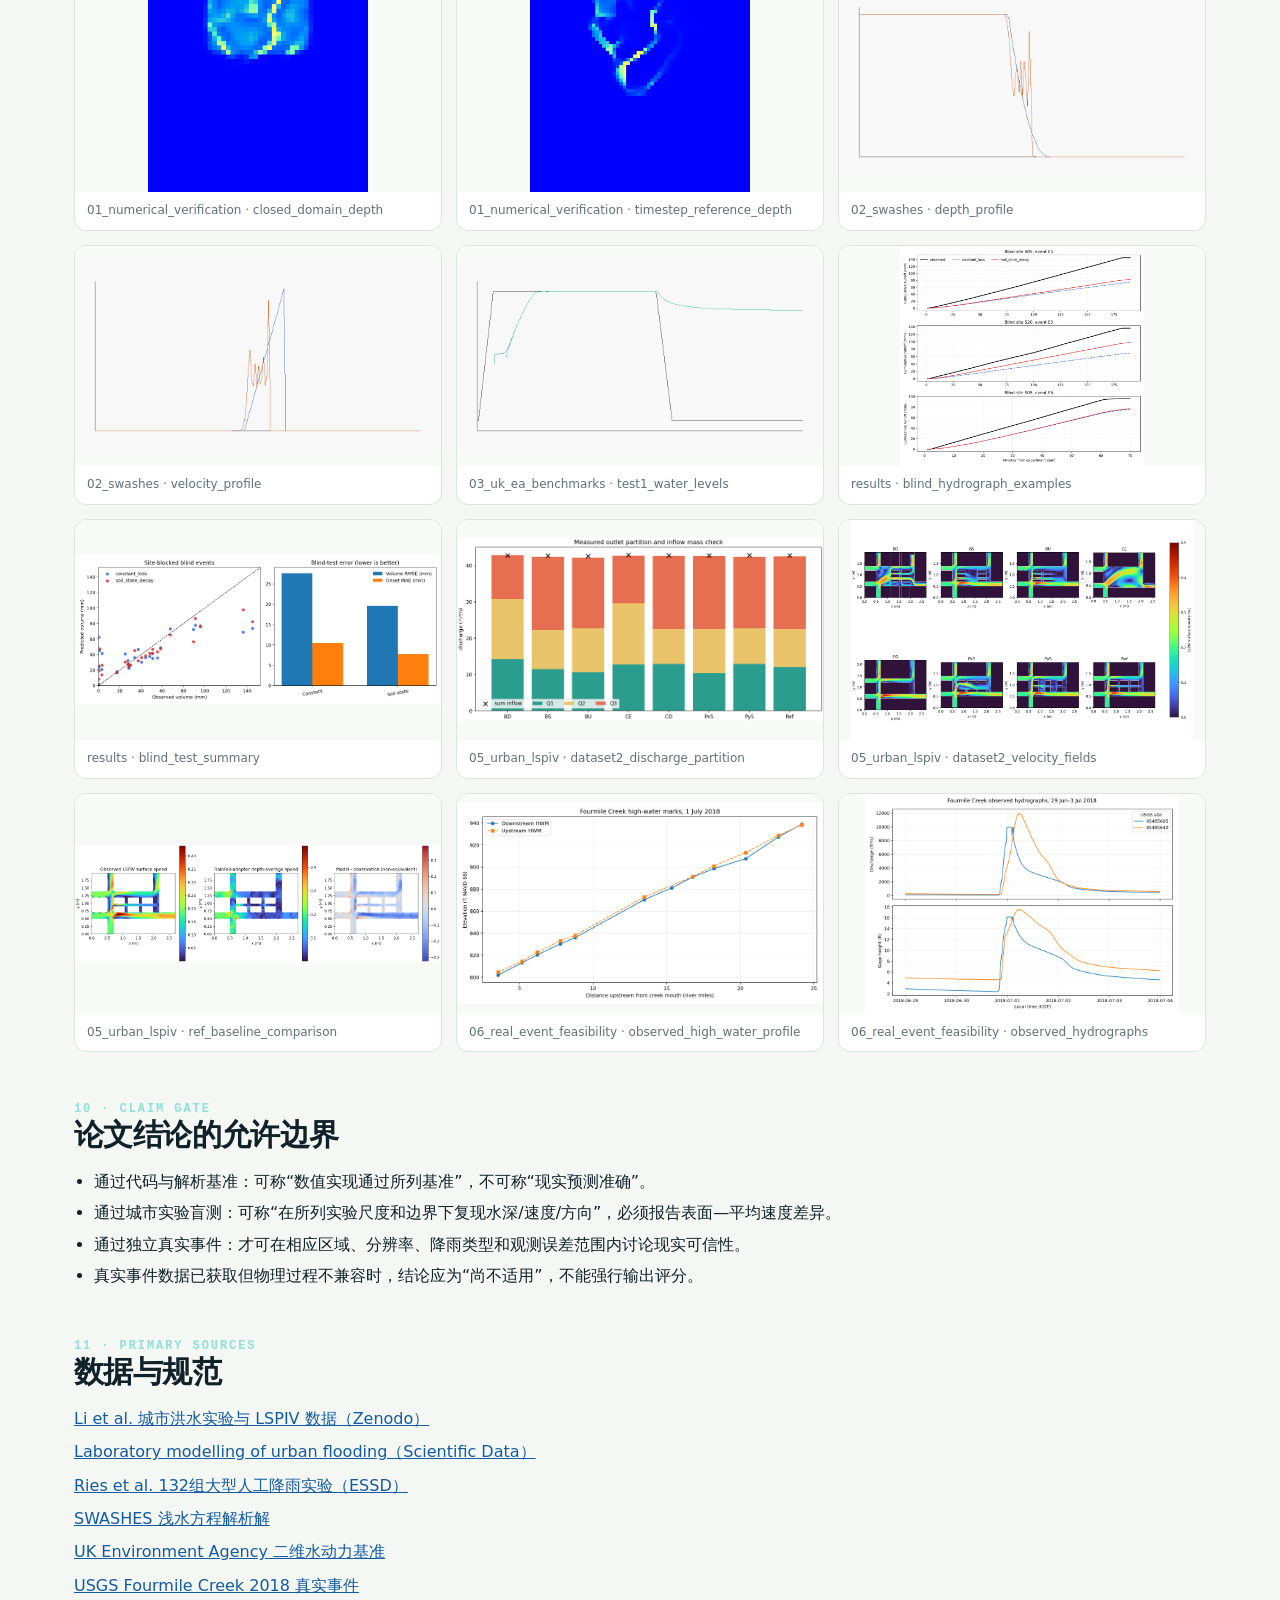
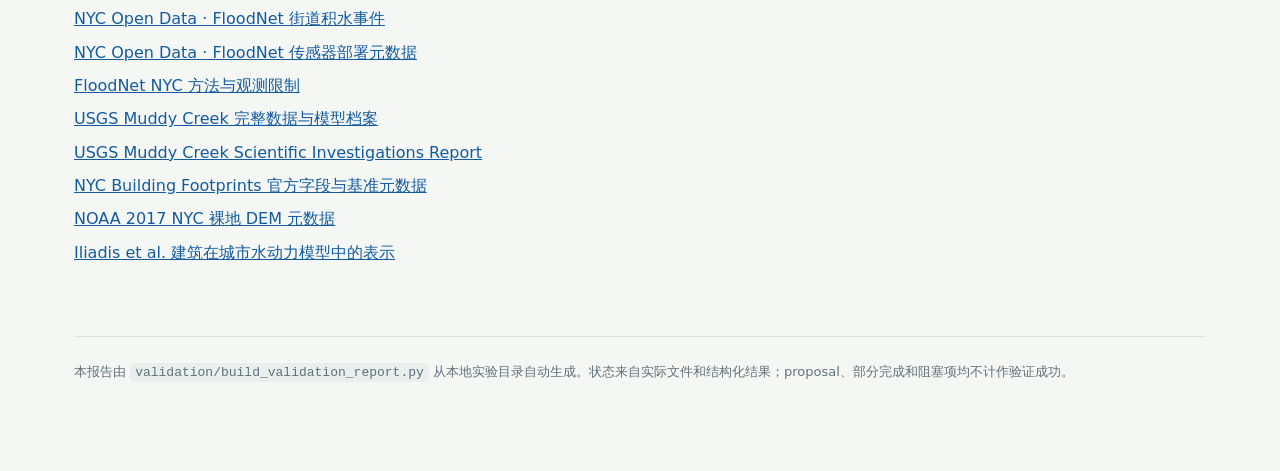
<file: validation/validation.html>
<!doctype html>
<html lang="zh-CN">
<head>
  <meta charset="utf-8">
  <meta name="viewport" content="width=device-width, initial-scale=1">
  <title>RainFall Physics Validation Proposal</title>
  <style>
    :root{--ink:#10212a;--muted:#60717a;--paper:#f5f7f4;--card:#fff;--line:#dce4df;--teal:#0b7c78;--blue:#135ba1;--amber:#b87503;--red:#a63832;--green:#17714c}
    *{box-sizing:border-box} html{scroll-behavior:smooth} body{margin:0;background:var(--paper);color:var(--ink);font-family:Inter,"Noto Sans SC","Microsoft YaHei",system-ui,sans-serif;line-height:1.65}
    a{color:var(--blue)} .hero{background:linear-gradient(125deg,#0b2731 0%,#0d5657 62%,#0b7770 100%);color:white;padding:74px max(24px,calc((100vw - 1180px)/2)) 56px}
    .kicker{font:700 12px/1.2 ui-monospace,monospace;letter-spacing:.16em;text-transform:uppercase;color:#8ee1d7} h1{font-size:clamp(34px,6vw,70px);line-height:1.02;max-width:900px;margin:14px 0 22px;letter-spacing:-.035em}
    .lead{max-width:860px;font-size:18px;color:#d8eeeb} .meta{display:flex;gap:12px;flex-wrap:wrap;margin-top:26px} .pill{padding:6px 10px;border:1px solid #ffffff45;border-radius:99px;font-size:13px;background:#ffffff12}
    main{max-width:1180px;margin:auto;padding:42px 24px 90px} nav{display:flex;gap:10px;flex-wrap:wrap;margin:-63px 0 40px;padding:14px;background:#fff;border-radius:14px;box-shadow:0 12px 35px #10212a22;position:relative} nav a{text-decoration:none;color:var(--ink);font-size:13px;padding:7px 10px;border-radius:8px} nav a:hover{background:#eef4f1}
    section{margin:50px 0} h2{font-size:30px;line-height:1.2;letter-spacing:-.02em;margin:0 0 16px} h3{margin:0 0 9px;font-size:18px} p{max-width:900px} .callout{border-left:5px solid var(--teal);padding:17px 20px;background:#e7f3ef;border-radius:0 12px 12px 0}
    .grid{display:grid;grid-template-columns:repeat(3,minmax(0,1fr));gap:16px} .card{background:var(--card);border:1px solid var(--line);border-radius:14px;padding:20px} .card p{font-size:14px;color:var(--muted);margin-bottom:0} .number{font:700 34px/1 ui-monospace,monospace;color:var(--teal)}
    .result-grid{display:grid;grid-template-columns:repeat(3,minmax(0,1fr));gap:12px} .result-card{background:#fff;border:1px solid var(--line);border-left:5px solid #8a9992;border-radius:12px;padding:16px} .result-card small{display:block;color:var(--muted);font-weight:700} .result-card strong{display:block;font:750 21px/1.25 ui-monospace,monospace;margin:8px 0} .result-card p{font-size:13px;color:var(--muted);margin:0} .result-card.ok{border-left-color:var(--green)} .result-card.warn{border-left-color:var(--amber)} .result-card.blocked{border-left-color:var(--red)}
    table{width:100%;border-collapse:separate;border-spacing:0;background:#fff;border:1px solid var(--line);border-radius:14px;overflow:hidden;font-size:14px} th{background:#eaf0ed;text-align:left;padding:11px 13px} td{padding:13px;border-top:1px solid var(--line);vertical-align:top} td small{display:block;color:var(--muted);margin-top:3px} .exp-code{display:inline-grid;place-items:center;width:30px;height:30px;border-radius:50%;background:#dcefea;color:#075f5b;font-weight:800}
    .status{display:inline-block;padding:3px 8px;border-radius:99px;font:700 11px/1.4 ui-monospace,monospace;text-transform:uppercase} .status.completed{background:#dcefe4;color:var(--green)} .status.partial{background:#fff0ce;color:#815000} .status.running{background:#dcebf7;color:var(--blue)} .status.planned{background:#e9eceb;color:#66716c}
    .artifacts{display:flex;gap:5px;flex-wrap:wrap;max-width:340px} .artifact{font-size:11px;text-decoration:none;border:1px solid var(--line);border-radius:6px;padding:3px 6px;background:#fafcfb} .artifact:hover{border-color:var(--teal)} .muted{color:var(--muted)}
    .chain{display:grid;grid-template-columns:repeat(5,1fr);gap:10px} .chain div{background:#fff;border:1px solid var(--line);border-top:4px solid var(--teal);padding:14px;border-radius:10px;font-size:13px} .chain b{display:block;margin-bottom:5px}
    .metric-table td:nth-child(1){font-weight:700} code{background:#e8efec;border-radius:5px;padding:2px 5px} ul{padding-left:20px} li{margin:5px 0} .gallery{display:grid;grid-template-columns:repeat(3,minmax(0,1fr));gap:14px} figure{margin:0;background:#fff;border:1px solid var(--line);border-radius:12px;overflow:hidden} figure img{width:100%;height:220px;object-fit:contain;background:#f8faf8;display:block} figcaption{padding:9px 12px;color:var(--muted);font-size:12px} .empty{padding:30px;background:#fff;border:1px dashed #aab9b2;border-radius:12px;color:var(--muted)}
    .sources a{display:block;margin:7px 0} footer{margin-top:70px;padding-top:24px;border-top:1px solid var(--line);color:var(--muted);font-size:13px}
    @media(max-width:800px){.grid,.gallery,.result-grid{grid-template-columns:1fr} .chain{grid-template-columns:1fr 1fr} table{display:block;overflow-x:auto} .hero{padding-top:48px} nav{margin-top:-54px}}
  </style>
</head>
<body>
<header class="hero">
  <div class="kicker">RainFall · Evidence-bounded validation</div>
  <h1>降雨—产流—水动力<br>分层实验验证提案</h1>
  <p class="lead">真实 DEM 是必要输入，但可信性来自完整证据链。本提案把代码验证、解析基准、入渗实验、城市水动力实验和真实事件盲测分开，避免用一张“看起来相似”的淹没图替代物理验证。</p>
  <div class="meta"><span class="pill">更新 2026-08-11 22:01 CST</span><span class="pill">自动汇总本地实际制品</span><span class="pill">未运行内容明确标记</span></div>
</header>
<main>
<nav><a href="#decision">核心判断</a><a href="#design">验证设计</a><a href="#advanced">高级实验</a><a href="#status">执行状态</a><a href="#key-results">关键结果</a><a href="#metrics">指标</a><a href="#calibration">校准与盲测</a><a href="#data-needs">数据需求</a><a href="#results">结果图</a><a href="#sources">来源</a></nav>

<section id="decision">
  <div class="kicker">01 · Scientific decision</div><h2>验证对象不是“模型整体”，而是可被证伪的机理链</h2>
  <div class="callout"><strong>论文主线：</strong>解析基准证明方程实现正确；人工降雨实验验证入渗—产流；城市水槽验证水深、速度与方向；独立真实事件验证淹没范围、流量和时序。任一层失败，都不能由后续文本或视觉效果替代。</div>
  <div class="grid" style="margin-top:16px">
    <article class="card"><h3>当前可验证</h3><p>质量闭合、非负水深、局部惯性通量、空间 Manning/降雨/入渗、建筑固体掩膜、命名流量/水位边界和排水汇记账。</p></article>
    <article class="card"><h3>当前只是有效参数</h3><p>常量入渗 <code>f</code> 表示等效损失率，尚未表达随含水状态变化的真实土壤入渗容量。</p></article>
    <article class="card"><h3>当前不能声称</h3><p>真实城市 30 m 速度精度、河道洪水适用性、管网回涌、工程设计或生命安全阈值有效性。</p></article>
  </div>
</section>

<section id="design">
  <div class="kicker">02 · Validation ladder</div><h2>五级证据链</h2>
  <div class="chain"><div><b>1 代码验证</b>实现是否等于公式</div><div><b>2 解验证</b>网格与时间误差</div><div><b>3 校准</b>参数能否识别</div><div><b>4 独立验证</b>未见事件能否预测</div><div><b>5 业务有效性</b>误差是否改变判断</div></div>
  <p>高保真有限体积模型只能用于模型互比，不能代替实验或现场观测。卫星洪水范围也不能单独验证速度、方向或入渗。</p>
</section>

<section id="advanced">
  <div class="kicker">03 · Journal-grade extension</div><h2>三条相互独立的高级证据链</h2>
  <div class="grid">
    <article class="card"><h3>方法一：受控水槽锁参盲测</h3><p>用 CO/CE/Ref 选择一套全局参数，再对 Px5/Py5/BU/BS/BD 锁参预测。水深、出口分流、表面速度与方向必须同时过门；本轮 4/5 构型已执行，但精度与稳态门槛未通过。</p></article>
    <article class="card"><h3>方法二：真实传感器观测算子</h3><p>NYC FloodNet 同时保留传感器正下方水深和局部低点修正水深；潮汐与非潮汐站点分层。官方事件序列已完整审计，下一步组装同步降雨、潮位和城市地形。</p></article>
    <article class="card"><h3>方法三：独立降雨驱动洪水</h3><p>USGS Muddy Creek 提供真实事件、DEM、糙率、HEC-HMS/HEC-RAS 工程、7 站水位与高水痕。数据已齐全，当前工作转为 DSS、空间基准和河道边界适配。</p></article>
  </div>
  <p><strong>期刊级最低条件：</strong>参数和事件划分预注册；至少一个严格未见事件；网格/时间步/输入不确定性；失败案例完整保留；代码、原始数据散列、处理脚本、逐站结果与置信区间可复现。</p>
</section>

<section id="status">
  <div class="kicker">04 · Execution status</div><h2>实验与本地制品</h2>
  <div class="grid" style="margin-bottom:16px"><div class="card"><span class="number">5</span><p>completed</p></div><div class="card"><span class="number">6</span><p>partial / bounded</p></div><div class="card"><span class="number">0</span><p>running or planned</p></div></div>
  <table><thead><tr><th>ID</th><th>实验</th><th>状态</th><th>规模</th><th>证据文件</th></tr></thead><tbody>
            <tr>
              <td><span class="exp-code">A</span></td>
              <td><strong>代码与数值可信性</strong><small>守恒、非负、CPU/GPU一致性、网格和时间步敏感性</small></td>
              <td><span class="status completed">completed</span><small>已有实际运行结果</small></td>
              <td>11 files<small>26.6 KiB</small></td>
              <td><div class="artifacts"><a class="artifact" href="experiments/01_numerical_verification/README.md">README.md</a><a class="artifact" href="experiments/01_numerical_verification/results/.gitkeep">.gitkeep</a><a class="artifact" href="experiments/01_numerical_verification/results/closed_domain_depth.png">closed_domain_depth.png</a><a class="artifact" href="experiments/01_numerical_verification/results/metrics.json">metrics.json</a><a class="artifact" href="experiments/01_numerical_verification/results/run.log">run.log</a><a class="artifact" href="experiments/01_numerical_verification/results/status.json">status.json</a><a class="artifact" href="experiments/01_numerical_verification/results/summary.csv">summary.csv</a><a class="artifact" href="experiments/01_numerical_verification/results/timestep_reference_depth.png">timestep_reference_depth.png</a><a class="artifact" href="experiments/01_numerical_verification/logs/README.md">README.md</a></div></td>
            </tr>
            <tr>
              <td><span class="exp-code">B</span></td>
              <td><strong>解析基准</strong><small>定常流、摩阻、降雨、干湿界面或波传播的解析预期</small></td>
              <td><span class="status partial">partial</span><small>已完成数据/能力审计，仍有明确边界</small></td>
              <td>11 files<small>23.0 KiB</small></td>
              <td><div class="artifacts"><a class="artifact" href="experiments/02_swashes/README.md">README.md</a><a class="artifact" href="experiments/02_swashes/results/.gitkeep">.gitkeep</a><a class="artifact" href="experiments/02_swashes/results/depth_profile.png">depth_profile.png</a><a class="artifact" href="experiments/02_swashes/results/metrics.json">metrics.json</a><a class="artifact" href="experiments/02_swashes/results/profiles.csv">profiles.csv</a><a class="artifact" href="experiments/02_swashes/results/run.log">run.log</a><a class="artifact" href="experiments/02_swashes/results/status.json">status.json</a><a class="artifact" href="experiments/02_swashes/results/velocity_profile.png">velocity_profile.png</a><a class="artifact" href="experiments/02_swashes/logs/README.md">README.md</a></div></td>
            </tr>
            <tr>
              <td><span class="exp-code">C</span></td>
              <td><strong>复杂二维标准基准</strong><small>复杂地形、城市障碍、传播时间与空间水深</small></td>
              <td><span class="status completed">completed</span><small>已有实际运行结果</small></td>
              <td>86 files<small>306.4 MiB</small></td>
              <td><div class="artifacts"><a class="artifact" href="experiments/03_uk_ea_benchmarks/README.md">README.md</a><a class="artifact" href="experiments/03_uk_ea_benchmarks/results/.gitkeep">.gitkeep</a><a class="artifact" href="experiments/03_uk_ea_benchmarks/results/audit.json">audit.json</a><a class="artifact" href="experiments/03_uk_ea_benchmarks/results/extracted_inventory.csv">extracted_inventory.csv</a><a class="artifact" href="experiments/03_uk_ea_benchmarks/results/run.log">run.log</a><a class="artifact" href="experiments/03_uk_ea_benchmarks/results/status.json">status.json</a><a class="artifact" href="experiments/03_uk_ea_benchmarks/results/test1_metrics.json">test1_metrics.json</a><a class="artifact" href="experiments/03_uk_ea_benchmarks/results/test1_run.log">test1_run.log</a><a class="artifact" href="experiments/03_uk_ea_benchmarks/results/test1_timeseries.csv">test1_timeseries.csv</a><a class="artifact" href="experiments/03_uk_ea_benchmarks/results/test1_water_levels.png">test1_water_levels.png</a><a class="artifact" href="experiments/03_uk_ea_benchmarks/logs/README.md">README.md</a><a class="artifact" href="experiments/03_uk_ea_benchmarks/data/raw/Benchmarking_Model_Data.zip">Benchmarking_Model_Data.zip</a></div></td>
            </tr>
            <tr>
              <td><span class="exp-code">D</span></td>
              <td><strong>入渗—产流</strong><small>常量损失与状态型入渗模型的跨事件盲测</small></td>
              <td><span class="status completed">completed</span><small>已有实际运行结果</small></td>
              <td>25 files<small>175.8 MiB</small></td>
              <td><div class="artifacts"><a class="artifact" href="experiments/04_infiltration_runoff/README.md">README.md</a><a class="artifact" href="experiments/04_infiltration_runoff/status.json">status.json</a><a class="artifact" href="experiments/04_infiltration_runoff/results/aggregate_metrics.csv">aggregate_metrics.csv</a><a class="artifact" href="experiments/04_infiltration_runoff/results/data_qc_events.csv">data_qc_events.csv</a><a class="artifact" href="experiments/04_infiltration_runoff/results/data_qc_summary.json">data_qc_summary.json</a><a class="artifact" href="experiments/04_infiltration_runoff/results/event_metrics.csv">event_metrics.csv</a><a class="artifact" href="experiments/04_infiltration_runoff/results/fitted_parameters.csv">fitted_parameters.csv</a><a class="artifact" href="experiments/04_infiltration_runoff/results/summary.json">summary.json</a><a class="artifact" href="experiments/04_infiltration_runoff/results/time_series_predictions.csv.gz">time_series_predictions.csv.gz</a><a class="artifact" href="experiments/04_infiltration_runoff/logs/download_headers.txt">download_headers.txt</a><a class="artifact" href="experiments/04_infiltration_runoff/logs/run.log">run.log</a><a class="artifact" href="experiments/04_infiltration_runoff/data/raw/UNIFR_151460.zip">UNIFR_151460.zip</a></div></td>
            </tr>
            <tr>
              <td><span class="exp-code">E</span></td>
              <td><strong>城市水动力初始诊断</strong><small>水深、出口分流、二维表面速度和方向</small></td>
              <td><span class="status partial">partial</span><small>已完成数据/能力审计，仍有明确边界</small></td>
              <td>84 files<small>190.0 MiB</small></td>
              <td><div class="artifacts"><a class="artifact" href="experiments/05_urban_lspiv/README.md">README.md</a><a class="artifact" href="experiments/05_urban_lspiv/status.json">status.json</a><a class="artifact" href="experiments/05_urban_lspiv/SOURCE_AND_LICENSE.md">SOURCE_AND_LICENSE.md</a><a class="artifact" href="experiments/05_urban_lspiv/results/dataset2_discharge_partition.png">dataset2_discharge_partition.png</a><a class="artifact" href="experiments/05_urban_lspiv/results/dataset2_velocity_fields.png">dataset2_velocity_fields.png</a><a class="artifact" href="experiments/05_urban_lspiv/results/observation_quality_audit.json">observation_quality_audit.json</a><a class="artifact" href="experiments/05_urban_lspiv/results/ref_baseline_comparison.png">ref_baseline_comparison.png</a><a class="artifact" href="experiments/05_urban_lspiv/results/ref_baseline_fields.npz">ref_baseline_fields.npz</a><a class="artifact" href="experiments/05_urban_lspiv/results/ref_baseline_metrics.json">ref_baseline_metrics.json</a><a class="artifact" href="experiments/05_urban_lspiv/results/ref_baseline_snapshots.csv">ref_baseline_snapshots.csv</a><a class="artifact" href="experiments/05_urban_lspiv/logs/audit_dataset.log">audit_dataset.log</a><a class="artifact" href="experiments/05_urban_lspiv/logs/ref_baseline.log">ref_baseline.log</a></div></td>
            </tr>
            <tr>
              <td><span class="exp-code">F</span></td>
              <td><strong>Fourmile 可行性</strong><small>降雨、流量、水位、水痕、DEM与模型适用性</small></td>
              <td><span class="status partial">partial</span><small>已完成数据/能力审计，仍有明确边界</small></td>
              <td>10 files<small>1.9 MiB</small></td>
              <td><div class="artifacts"><a class="artifact" href="experiments/06_real_event_feasibility/README.md">README.md</a><a class="artifact" href="experiments/06_real_event_feasibility/results/event_data_audit.json">event_data_audit.json</a><a class="artifact" href="experiments/06_real_event_feasibility/results/gauge_timeseries.csv">gauge_timeseries.csv</a><a class="artifact" href="experiments/06_real_event_feasibility/results/observed_high_water_profile.png">observed_high_water_profile.png</a><a class="artifact" href="experiments/06_real_event_feasibility/results/observed_hydrographs.png">observed_hydrographs.png</a><a class="artifact" href="experiments/06_real_event_feasibility/results/raw_data_manifest.json">raw_data_manifest.json</a><a class="artifact" href="experiments/06_real_event_feasibility/data/raw/usgs_nwis_05485605_05485640_2018.tsv">usgs_nwis_05485605_05485640_2018.tsv</a><a class="artifact" href="experiments/06_real_event_feasibility/data/raw/usgs_ofr20211044.pdf">usgs_ofr20211044.pdf</a></div></td>
            </tr>
            <tr>
              <td><span class="exp-code">G</span></td>
              <td><strong>城市水槽锁参盲测</strong><small>三构型率定、五构型盲测与网格敏感性</small></td>
              <td><span class="status partial">partial</span><small>已完成数据/能力审计，仍有明确边界</small></td>
              <td>13 files<small>231.2 KiB</small></td>
              <td><div class="artifacts"><a class="artifact" href="advanced/07_urban_flume_blind/README.md">README.md</a><a class="artifact" href="advanced/07_urban_flume_blind/results/blind_metrics.png">blind_metrics.png</a><a class="artifact" href="advanced/07_urban_flume_blind/results/blind_runs.csv">blind_runs.csv</a><a class="artifact" href="advanced/07_urban_flume_blind/results/calibration_runs.csv">calibration_runs.csv</a><a class="artifact" href="advanced/07_urban_flume_blind/results/geometry_gate.json">geometry_gate.json</a><a class="artifact" href="advanced/07_urban_flume_blind/results/grid_sensitivity.csv">grid_sensitivity.csv</a><a class="artifact" href="advanced/07_urban_flume_blind/results/status.json">status.json</a><a class="artifact" href="advanced/07_urban_flume_blind/results/summary.json">summary.json</a><a class="artifact" href="advanced/07_urban_flume_blind/logs/run.log">run.log</a></div></td>
            </tr>
            <tr>
              <td><span class="exp-code">H</span></td>
              <td><strong>NYC 街道积水</strong><small>真实城市传感器水深时序、局部低点与潮汐分层</small></td>
              <td><span class="status partial">partial</span><small>已有结果文件，待总审计</small></td>
              <td>19 files<small>36.4 MiB</small></td>
              <td><div class="artifacts"><a class="artifact" href="advanced/08_nyc_floodnet/README.md">README.md</a><a class="artifact" href="advanced/08_nyc_floodnet/results/candidate_storms.csv">candidate_storms.csv</a><a class="artifact" href="advanced/08_nyc_floodnet/results/candidate_storms.png">candidate_storms.png</a><a class="artifact" href="advanced/08_nyc_floodnet/results/event_maxima_map.png">event_maxima_map.png</a><a class="artifact" href="advanced/08_nyc_floodnet/results/event_sensor_metrics.csv">event_sensor_metrics.csv</a><a class="artifact" href="advanced/08_nyc_floodnet/results/flagged_events.csv">flagged_events.csv</a><a class="artifact" href="advanced/08_nyc_floodnet/results/qc_summary.json">qc_summary.json</a><a class="artifact" href="advanced/08_nyc_floodnet/results/source_manifest.json">source_manifest.json</a><a class="artifact" href="advanced/08_nyc_floodnet/results/status.json">status.json</a><a class="artifact" href="advanced/08_nyc_floodnet/logs/audit.log">audit.log</a><a class="artifact" href="advanced/08_nyc_floodnet/data/raw/Flood_Events_Data_Dictionary.xlsx">Flood_Events_Data_Dictionary.xlsx</a><a class="artifact" href="advanced/08_nyc_floodnet/data/raw/Floodnet_Open_Data_Description_2026-03-05.pdf">Floodnet_Open_Data_Description_2026-03-05.pdf</a></div></td>
            </tr>
            <tr>
              <td><span class="exp-code">I</span></td>
              <td><strong>Muddy Creek 真实洪水</strong><small>完整降雨—径流—二维水动力档案与独立事件</small></td>
              <td><span class="status partial">partial</span><small>已有结果文件，待总审计</small></td>
              <td>1064 files<small>1.5 GiB</small></td>
              <td><div class="artifacts"><a class="artifact" href="advanced/09_usgs_muddy_creek/README.md">README.md</a><a class="artifact" href="advanced/09_usgs_muddy_creek/results/audit.json">audit.json</a><a class="artifact" href="advanced/09_usgs_muddy_creek/results/event_observation_targets.csv">event_observation_targets.csv</a><a class="artifact" href="advanced/09_usgs_muddy_creek/results/event_observations.png">event_observations.png</a><a class="artifact" href="advanced/09_usgs_muddy_creek/results/hdf_inventory.json">hdf_inventory.json</a><a class="artifact" href="advanced/09_usgs_muddy_creek/results/high_water_marks.csv">high_water_marks.csv</a><a class="artifact" href="advanced/09_usgs_muddy_creek/results/pressure_transducer_quality.csv">pressure_transducer_quality.csv</a><a class="artifact" href="advanced/09_usgs_muddy_creek/results/pressure_transducers.csv">pressure_transducers.csv</a><a class="artifact" href="advanced/09_usgs_muddy_creek/results/publisher_reference_metrics.json">publisher_reference_metrics.json</a><a class="artifact" href="advanced/09_usgs_muddy_creek/results/raster_inventory.json">raster_inventory.json</a><a class="artifact" href="advanced/09_usgs_muddy_creek/results/source_manifest.csv">source_manifest.csv</a><a class="artifact" href="advanced/09_usgs_muddy_creek/results/status.json">status.json</a></div></td>
            </tr>
            <tr>
              <td><span class="exp-code">J</span></td>
              <td><strong>城市 GIS 核心回归</strong><small>统一 CRS、建筑 DEM/固体体积、空间参数和守恒边界</small></td>
              <td><span class="status completed">completed</span><small>已有实际运行结果</small></td>
              <td>14 files<small>253.5 KiB</small></td>
              <td><div class="artifacts"><a class="artifact" href="advanced/10_urban_gis_core/README.md">README.md</a><a class="artifact" href="advanced/10_urban_gis_core/results/domain_audit.json">domain_audit.json</a><a class="artifact" href="advanced/10_urban_gis_core/results/metrics.json">metrics.json</a><a class="artifact" href="advanced/10_urban_gis_core/results/timeseries.csv">timeseries.csv</a><a class="artifact" href="advanced/10_urban_gis_core/results/urban_gis_core.png">urban_gis_core.png</a><a class="artifact" href="advanced/10_urban_gis_core/logs/run.log">run.log</a></div></td>
            </tr>
            <tr>
              <td><span class="exp-code">K</span></td>
              <td><strong>建筑高度—DEM 基准</strong><small>官方高度 Shapefile、NAVD88/单位契约与纯地形道路策略</small></td>
              <td><span class="status completed">completed</span><small>已有实际运行结果</small></td>
              <td>26 files<small>329.2 MiB</small></td>
              <td><div class="artifacts"><a class="artifact" href="advanced/11_building_dem_datum/README.md">README.md</a><a class="artifact" href="advanced/11_building_dem_datum/SOURCE_AND_LICENSE.md">SOURCE_AND_LICENSE.md</a><a class="artifact" href="advanced/11_building_dem_datum/results/metrics.json">metrics.json</a><a class="artifact" href="advanced/11_building_dem_datum/results/per_building_ground_errors.csv">per_building_ground_errors.csv</a><a class="artifact" href="advanced/11_building_dem_datum/results/resolution_sensitivity.csv">resolution_sensitivity.csv</a><a class="artifact" href="advanced/11_building_dem_datum/results/vertical_coupling_validation.png">vertical_coupling_validation.png</a><a class="artifact" href="advanced/11_building_dem_datum/logs/run.log">run.log</a><a class="artifact" href="advanced/11_building_dem_datum/data/raw/be_NYC_002.tif">be_NYC_002.tif</a><a class="artifact" href="advanced/11_building_dem_datum/data/raw/be_NYC_029.tif">be_NYC_029.tif</a><a class="artifact" href="advanced/11_building_dem_datum/data/raw/nyc_buildings_official.geojson">nyc_buildings_official.geojson</a><a class="artifact" href="advanced/11_building_dem_datum/data/raw/tileindex_NYC_topobathy_BE_DEM_2017.zip">tileindex_NYC_topobathy_BE_DEM_2017.zip</a></div></td>
            </tr></tbody></table>
</section>

<section id="key-results">
  <div class="kicker">05 · Evidence snapshot</div><h2>实际结果与边界</h2>
  <div class="result-grid"><article class="result-card ok"><small>A · 数值验证</small><strong>9 PASS / 0 FAIL</strong><p>另有 3 项跳过或仅报告；CUDA 一致性本轮未执行。</p></article><article class="result-card warn"><small>B · SWASHES 范围诊断</small><strong>深度 RMSE 0.187 m</strong><p>湿润前缘误差 9.16 m；局部惯性方程未通过完整 SWE Ritter 剖面对比。</p></article><article class="result-card ok"><small>C · UK EA Test 1</small><strong>峰值误差 1.79 mm</strong><p>最终水位最大误差 5.33 mm；相对水量闭合 3.17e-07。</p></article><article class="result-card warn"><small>D · 入渗—产流</small><strong>盲测 NSE 0.742</strong><p>28 个留站事件：状态模型体积 RMSE 19.63 mm，常量损失率为 27.66 mm；只验证产流子机理。</p></article><article class="result-card warn"><small>E · 城市 LSPIV 诊断</small><strong>速度 RMSE 0.120 m/s</strong><p>方向 MAE 27.29°；表面速度与深度平均速度非等价，只计诊断。</p></article><article class="result-card blocked"><small>F · Fourmile 真实事件</small><strong>2 个站点 × 480 条记录</strong><p>观测与水痕已整理；缺少河道几何和指定水位/流量边界，模拟对齐被明确阻塞。</p></article><article class="result-card blocked"><small>G · 城市水槽锁参盲测</small><strong>4/5 构型执行；TV 0.219</strong><p>水深 MAE 3.94 mm，方向 MAE 31.98°；多项阈值失败，不构成正式验证。</p></article><article class="result-card warn"><small>H · NYC FloodNet 观测审计</small><strong>2776 事件 / 286 传感器</strong><p>共 337767 个水深点；候选事件已筛选，但降雨、潮位、DEM 与排水边界尚未组装运行。</p></article><article class="result-card warn"><small>I · USGS Muddy Creek</small><strong>497845 水位记录</strong><p>完整模型档案 966 个文件，DEM/糙率/降雨存储/二维几何齐全；格式与边界适配尚未完成。</p></article><article class="result-card ok"><small>J · 城市 GIS 核心回归</small><strong>建筑面积误差 0.00 m²</strong><p>建筑内最大水深 0.0e+00 m；水量闭合 8.25e-07。这是合成 GIS 代码验证，不是现实事件验证。</p></article><article class="result-card warn"><small>K · 建筑高度—DEM 基准</small><strong>752 个官方建筑</strong><p>单位、相对高度公式与 solid-mask 门控通过；建筑 GROUNDELEV 对 NOAA DEM 的绝对误差 p95 为 2.61 m，二者不可互换。</p></article></div>
  <p class="muted">绿色表示在所列标准内通过；黄色表示已实际运行但只构成方程范围或观测可比性诊断；红色表示真实数据已获取，但必要模型能力缺失。</p>
</section>

<section id="metrics">
  <div class="kicker">06 · Metrics</div><h2>必须联合报告的指标</h2>
  <table class="metric-table"><thead><tr><th>对象</th><th>核心指标</th><th>不能遗漏</th></tr></thead><tbody>
    <tr><td>入渗与产流</td><td>累计入渗、径流体积偏差、产流开始、峰值/峰现、NSE、KGE</td><td>初始土壤湿度与水量闭合</td></tr>
    <tr><td>水深</td><td>MAE、RMSE、峰值偏差、首次超阈与退水时间</td><td>点位过程，而非只看最大范围</td></tr>
    <tr><td>速度</td><td>RMSE(u)、RMSE(v)、向量 RMSE、速度模长 MAE</td><td>表面速度与深度平均速度的观测算子</td></tr>
    <tr><td>方向</td><td>圆周误差中位数、≤15°/30°/45°比例、反向流错误</td><td>预注册低水深/低速度共同掩膜</td></tr>
    <tr><td>范围与业务</td><td>CSI/IoU、POD、FAR、到达时间、高危险召回率</td><td>高危险漏判面积与持续时间</td></tr>
  </tbody></table>
</section>

<section id="calibration">
  <div class="kicker">07 · Experimental protocol</div><h2>参数冻结与盲测</h2>
  <div class="grid"><article class="card"><h3>入渗实验</h3><p>按完整场地/实验划分训练与盲测；比较常量损失和状态型模型，不随机拆分钟样本。</p></article><article class="card"><h3>城市水槽</h3><p>用少数布局校准统一糙率，在未见布局上冻结参数；同时比较水深、出口分流、u/v 与方向。</p></article><article class="card"><h3>真实事件</h3><p>至少 2 场校准、2 场独立验证、1 场极端压力测试；失败事件保留。</p></article></div>
  <p><strong>可辨识性约束：</strong>入渗率和 Manning 糙率可能共同改变局部最大水深。必须联合使用总径流体积、水深过程、峰值时间、断面流量和速度，避免“参数错误但结果碰巧吻合”。</p>
</section>

<section id="data-needs">
  <div class="kicker">08 · Data availability</div><h2>哪些数据我能获取，哪些需要用户提供</h2>
  <table><thead><tr><th>数据</th><th>当前结论</th><th>用途</th></tr></thead><tbody>
    <tr><td>Li 城市水槽 HDF5/LSPIV</td><td><span class="status completed">已获取</span></td><td>微观水深、分流、速度、方向与几何迁移盲测</td></tr>
    <tr><td>NYC FloodNet 事件与部署元数据</td><td><span class="status completed">已获取</span></td><td>真实街道水深时序、峰值、持续时间和潮汐分层</td></tr>
    <tr><td>USGS Muddy Creek 完整模型档案</td><td><span class="status completed">已获取</span></td><td>真实降雨驱动事件、DEM、糙率、连续水位、高水痕</td></tr>
    <tr><td>目标城市私有排水管网、泵闸与运维记录</td><td><span class="status partial">通常需用户</span></td><td>目标城市最终应用、管网回涌和边界真实性</td></tr>
    <tr><td>目标城市高精度 DEM 与同步积水观测</td><td><span class="status partial">公开优先；不足时需用户</span></td><td>把公开基准迁移到用户真正关心的城市</td></tr>
  </tbody></table>
  <p>用户数据清单和格式要求见 <a href="advanced/USER_DATA_REQUEST.md">USER_DATA_REQUEST.md</a>。公开数据足以推进方法论文和适配器开发；若论文要声称“适用于某一目标城市”，仍应补充该城市的本地边界、排水和独立观测。</p>
</section>

<section id="results"><div class="kicker">09 · Actual outputs</div><h2>本轮结果图</h2><div class="gallery"><figure><a href="advanced/07_urban_flume_blind/results/blind_metrics.png"><img src="advanced/07_urban_flume_blind/results/blind_metrics.png" alt="blind_metrics"></a><figcaption>07_urban_flume_blind · blind_metrics</figcaption></figure><figure><a href="advanced/08_nyc_floodnet/results/candidate_storms.png"><img src="advanced/08_nyc_floodnet/results/candidate_storms.png" alt="candidate_storms"></a><figcaption>08_nyc_floodnet · candidate_storms</figcaption></figure><figure><a href="advanced/08_nyc_floodnet/results/event_maxima_map.png"><img src="advanced/08_nyc_floodnet/results/event_maxima_map.png" alt="event_maxima_map"></a><figcaption>08_nyc_floodnet · event_maxima_map</figcaption></figure><figure><a href="advanced/09_usgs_muddy_creek/results/event_observations.png"><img src="advanced/09_usgs_muddy_creek/results/event_observations.png" alt="event_observations"></a><figcaption>09_usgs_muddy_creek · event_observations</figcaption></figure><figure><a href="advanced/10_urban_gis_core/results/urban_gis_core.png"><img src="advanced/10_urban_gis_core/results/urban_gis_core.png" alt="urban_gis_core"></a><figcaption>10_urban_gis_core · urban_gis_core</figcaption></figure><figure><a href="advanced/11_building_dem_datum/results/vertical_coupling_validation.png"><img src="advanced/11_building_dem_datum/results/vertical_coupling_validation.png" alt="vertical_coupling_validation"></a><figcaption>11_building_dem_datum · vertical_coupling_validation</figcaption></figure><figure><a href="experiments/01_numerical_verification/results/closed_domain_depth.png"><img src="experiments/01_numerical_verification/results/closed_domain_depth.png" alt="closed_domain_depth"></a><figcaption>01_numerical_verification · closed_domain_depth</figcaption></figure><figure><a href="experiments/01_numerical_verification/results/timestep_reference_depth.png"><img src="experiments/01_numerical_verification/results/timestep_reference_depth.png" alt="timestep_reference_depth"></a><figcaption>01_numerical_verification · timestep_reference_depth</figcaption></figure><figure><a href="experiments/02_swashes/results/depth_profile.png"><img src="experiments/02_swashes/results/depth_profile.png" alt="depth_profile"></a><figcaption>02_swashes · depth_profile</figcaption></figure><figure><a href="experiments/02_swashes/results/velocity_profile.png"><img src="experiments/02_swashes/results/velocity_profile.png" alt="velocity_profile"></a><figcaption>02_swashes · velocity_profile</figcaption></figure><figure><a href="experiments/03_uk_ea_benchmarks/results/test1_water_levels.png"><img src="experiments/03_uk_ea_benchmarks/results/test1_water_levels.png" alt="test1_water_levels"></a><figcaption>03_uk_ea_benchmarks · test1_water_levels</figcaption></figure><figure><a href="experiments/04_infiltration_runoff/results/figures/blind_hydrograph_examples.png"><img src="experiments/04_infiltration_runoff/results/figures/blind_hydrograph_examples.png" alt="blind_hydrograph_examples"></a><figcaption>results · blind_hydrograph_examples</figcaption></figure><figure><a href="experiments/04_infiltration_runoff/results/figures/blind_test_summary.png"><img src="experiments/04_infiltration_runoff/results/figures/blind_test_summary.png" alt="blind_test_summary"></a><figcaption>results · blind_test_summary</figcaption></figure><figure><a href="experiments/05_urban_lspiv/results/dataset2_discharge_partition.png"><img src="experiments/05_urban_lspiv/results/dataset2_discharge_partition.png" alt="dataset2_discharge_partition"></a><figcaption>05_urban_lspiv · dataset2_discharge_partition</figcaption></figure><figure><a href="experiments/05_urban_lspiv/results/dataset2_velocity_fields.png"><img src="experiments/05_urban_lspiv/results/dataset2_velocity_fields.png" alt="dataset2_velocity_fields"></a><figcaption>05_urban_lspiv · dataset2_velocity_fields</figcaption></figure><figure><a href="experiments/05_urban_lspiv/results/ref_baseline_comparison.png"><img src="experiments/05_urban_lspiv/results/ref_baseline_comparison.png" alt="ref_baseline_comparison"></a><figcaption>05_urban_lspiv · ref_baseline_comparison</figcaption></figure><figure><a href="experiments/06_real_event_feasibility/results/observed_high_water_profile.png"><img src="experiments/06_real_event_feasibility/results/observed_high_water_profile.png" alt="observed_high_water_profile"></a><figcaption>06_real_event_feasibility · observed_high_water_profile</figcaption></figure><figure><a href="experiments/06_real_event_feasibility/results/observed_hydrographs.png"><img src="experiments/06_real_event_feasibility/results/observed_hydrographs.png" alt="observed_hydrographs"></a><figcaption>06_real_event_feasibility · observed_hydrographs</figcaption></figure></div></section>

<section id="claims">
  <div class="kicker">10 · Claim gate</div><h2>论文结论的允许边界</h2>
  <ul><li>通过代码与解析基准：可称“数值实现通过所列基准”，不可称“现实预测准确”。</li><li>通过城市实验盲测：可称“在所列实验尺度和边界下复现水深/速度/方向”，必须报告表面—平均速度差异。</li><li>通过独立真实事件：才可在相应区域、分辨率、降雨类型和观测误差范围内讨论现实可信性。</li><li>真实事件数据已获取但物理过程不兼容时，结论应为“尚不适用”，不能强行输出评分。</li></ul>
</section>

<section id="sources" class="sources"><div class="kicker">11 · Primary sources</div><h2>数据与规范</h2>
  <a href="https://zenodo.org/records/5254164">Li et al. 城市洪水实验与 LSPIV 数据（Zenodo）</a>
  <a href="https://www.nature.com/articles/s41597-022-01282-w">Laboratory modelling of urban flooding（Scientific Data）</a>
  <a href="https://essd.copernicus.org/articles/12/245/2020/">Ries et al. 132组大型人工降雨实验（ESSD）</a>
  <a href="https://arxiv.org/abs/1110.0288">SWASHES 浅水方程解析解</a>
  <a href="https://www.gov.uk/flood-and-coastal-erosion-risk-management-research-reports/2d-benchmarking-evaluating-the-latest-generation-of-the-hydraulic-models-for-fcrm">UK Environment Agency 二维水动力基准</a>
  <a href="https://www.usgs.gov/publications/flood-june-30-july-1-2018-fourmile-creek-basin-near-ankeny-iowa">USGS Fourmile Creek 2018 真实事件</a>
  <a href="https://data.cityofnewyork.us/d/aq7i-eu5q">NYC Open Data · FloodNet 街道积水事件</a>
  <a href="https://data.cityofnewyork.us/d/kb2e-tjy3">NYC Open Data · FloodNet 传感器部署元数据</a>
  <a href="https://www.floodnet.nyc/methodology">FloodNet NYC 方法与观测限制</a>
  <a href="https://doi.org/10.5066/P969ZOLB">USGS Muddy Creek 完整数据与模型档案</a>
  <a href="https://pubs.usgs.gov/publication/sir20225084">USGS Muddy Creek Scientific Investigations Report</a>
  <a href="https://github.com/CityOfNewYork/nyc-geo-metadata/blob/main/Metadata/Metadata_BuildingFootprints.md">NYC Building Footprints 官方字段与基准元数据</a>
  <a href="https://www.fisheries.noaa.gov/inport/item/64732">NOAA 2017 NYC 裸地 DEM 元数据</a>
  <a href="https://onlinelibrary.wiley.com/doi/full/10.1111/jfr3.12950">Iliadis et al. 建筑在城市水动力模型中的表示</a>
</section>

<footer>本报告由 <code>validation/build_validation_report.py</code> 从本地实验目录自动生成。状态来自实际文件和结构化结果；proposal、部分完成和阻塞项均不计作验证成功。</footer>
</main>
</body></html>
</file>
